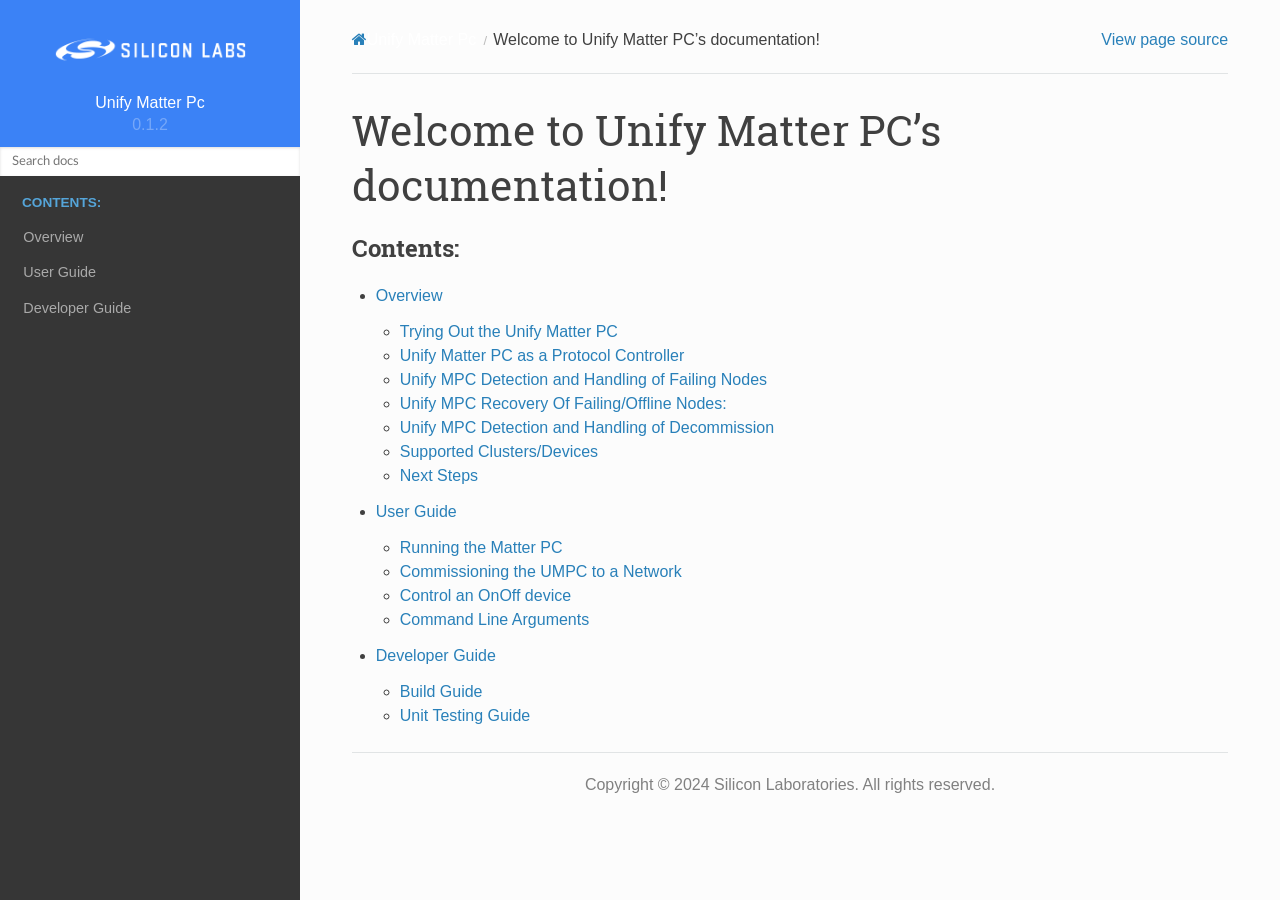
<file: docs/index.html>
<!DOCTYPE html>
<html class="writer-html5" lang="en" data-content_root="./">
<head>
  <meta charset="utf-8" /><meta name="viewport" content="width=device-width, initial-scale=1" />

  <meta name="viewport" content="width=device-width, initial-scale=1.0" />
  <title>Welcome to Unify Matter PC’s documentation! &mdash; Unify Matter PC 0.1.2 documentation</title>
      <link rel="stylesheet" type="text/css" href="_static/pygments.css?v=80d5e7a1" />
      <link rel="stylesheet" type="text/css" href="_static/css/theme.css?v=19f00094" />
      <link rel="stylesheet" type="text/css" href="_static/tabs.css?v=a5c4661c" />
      <link rel="stylesheet" type="text/css" href="_static/custom_styles.css?v=f127214a" />

  
    <link rel="shortcut icon" href="_static/favicon.ico"/>
  <!--[if lt IE 9]>
    <script src="_static/js/html5shiv.min.js"></script>
  <![endif]-->
  
        <script src="_static/jquery.js?v=5d32c60e"></script>
        <script src="_static/_sphinx_javascript_frameworks_compat.js?v=2cd50e6c"></script>
        <script src="_static/documentation_options.js?v=92734c54"></script>
        <script src="_static/doctools.js?v=9a2dae69"></script>
        <script src="_static/sphinx_highlight.js?v=dc90522c"></script>
    <script src="_static/js/theme.js"></script>
    <link rel="index" title="Index" href="genindex.html" />
    <link rel="search" title="Search" href="search.html" />
    <link rel="next" title="Unify Matter Protocol Controller Overview" href="readme_overview.html" /> 
</head>

<body class="wy-body-for-nav"> 
  <div class="wy-grid-for-nav">
    <nav data-toggle="wy-nav-shift" class="wy-nav-side">
      <div class="wy-side-scroll">
        <div class="wy-side-nav-search"  style="background: #3b82f6" >

          
          
          <a href="#" class="icon icon-home">
            Unify Matter PC
              <img src="_static/logo.png" class="logo" alt="Logo"/>
          </a>
              <div class="version">
                0.1.2
              </div>
<div role="search">
  <form id="rtd-search-form" class="wy-form" action="search.html" method="get">
    <input type="text" name="q" placeholder="Search docs" aria-label="Search docs" />
    <input type="hidden" name="check_keywords" value="yes" />
    <input type="hidden" name="area" value="default" />
  </form>
</div>
        </div><div class="wy-menu wy-menu-vertical" data-spy="affix" role="navigation" aria-label="Navigation menu">
              <p class="caption" role="heading"><span class="caption-text">Contents:</span></p>
<ul>
<li class="toctree-l1"><a class="reference internal" href="readme_overview.html">Overview</a></li>
<li class="toctree-l1"><a class="reference internal" href="readme_user.html">User Guide</a></li>
<li class="toctree-l1"><a class="reference internal" href="developer_guide.html">Developer Guide</a></li>
</ul>

        </div>
      </div>
    </nav>

    <section data-toggle="wy-nav-shift" class="wy-nav-content-wrap"><nav class="wy-nav-top" aria-label="Mobile navigation menu"  style="background: #3b82f6" >
          <i data-toggle="wy-nav-top" class="fa fa-bars"></i>
          <a href="#">Unify Matter PC</a>
      </nav>

      <div class="wy-nav-content">
        <div class="rst-content">
          <div role="navigation" aria-label="Page navigation">
  <ul class="wy-breadcrumbs">
      <li><a href="#" class="icon icon-home" aria-label="Home"></a></li>
      <li class="breadcrumb-item active">Welcome to Unify Matter PC’s documentation!</li>
      <li class="wy-breadcrumbs-aside">
            <a href="_sources/index.rst.txt" rel="nofollow"> View page source</a>
      </li>
  </ul>
  <hr/>
</div>
          <div role="main" class="document" itemscope="itemscope" itemtype="http://schema.org/Article">
           <div itemprop="articleBody">
             
  <section id="welcome-to-unify-matter-pc-s-documentation">
<h1>Welcome to Unify Matter PC’s documentation!<a class="headerlink" href="#welcome-to-unify-matter-pc-s-documentation" title="Link to this heading"></a></h1>
<div class="toctree-wrapper compound">
<p class="caption" role="heading"><span class="caption-text">Contents:</span></p>
<ul>
<li class="toctree-l1"><a class="reference internal" href="readme_overview.html">Overview</a><ul>
<li class="toctree-l2"><a class="reference internal" href="readme_overview.html#trying-out-the-unify-matter-pc">Trying Out the Unify Matter PC</a></li>
<li class="toctree-l2"><a class="reference internal" href="readme_overview.html#unify-matter-pc-as-a-protocol-controller">Unify Matter PC as a Protocol Controller</a></li>
<li class="toctree-l2"><a class="reference internal" href="readme_overview.html#unify-mpc-detection-and-handling-of-failing-nodes">Unify MPC Detection and Handling of Failing Nodes</a></li>
<li class="toctree-l2"><a class="reference internal" href="readme_overview.html#unify-mpc-recovery-of-failing-offline-nodes">Unify MPC Recovery Of Failing/Offline Nodes:</a></li>
<li class="toctree-l2"><a class="reference internal" href="readme_overview.html#unify-mpc-detection-and-handling-of-decommission">Unify MPC Detection and Handling of Decommission</a></li>
<li class="toctree-l2"><a class="reference internal" href="readme_overview.html#supported-clusters-devices">Supported Clusters/Devices</a></li>
<li class="toctree-l2"><a class="reference internal" href="readme_overview.html#next-steps">Next Steps</a></li>
</ul>
</li>
<li class="toctree-l1"><a class="reference internal" href="readme_user.html">User Guide</a><ul>
<li class="toctree-l2"><a class="reference internal" href="readme_user.html#running-the-matter-pc">Running the Matter PC</a></li>
<li class="toctree-l2"><a class="reference internal" href="readme_user.html#commissioning-the-umpc-to-a-network">Commissioning the UMPC to a Network</a></li>
<li class="toctree-l2"><a class="reference internal" href="readme_user.html#control-an-onoff-device">Control an OnOff device</a></li>
<li class="toctree-l2"><a class="reference internal" href="readme_user.html#command-line-arguments">Command Line Arguments</a></li>
</ul>
</li>
<li class="toctree-l1"><a class="reference internal" href="developer_guide.html">Developer Guide</a><ul>
<li class="toctree-l2"><a class="reference internal" href="readme_building.html">Build Guide</a></li>
<li class="toctree-l2"><a class="reference internal" href="readme_unit_testing.html">Unit Testing Guide</a></li>
</ul>
</li>
</ul>
</div>
</section>


           </div>
          </div>
          <footer>
    <hr/>
    <p>Copyright © 2024 Silicon Laboratories. All rights reserved.</p>
</footer>
        </div>
      </div>
    </section>
  </div>
  <script>
      jQuery(function () {
          SphinxRtdTheme.Navigation.enable(true);
      });
  </script>
    <!-- Theme Analytics -->
    <script async src="https://www.googletagmanager.com/gtag/js?id=G-XXXXXXXXXX"></script>
    <script>
      window.dataLayer = window.dataLayer || [];
      function gtag(){dataLayer.push(arguments);}
      gtag('js', new Date());

      gtag('config', 'G-XXXXXXXXXX', {
          'anonymize_ip': false,
      });
    </script> 

</body>
</html>
</file>
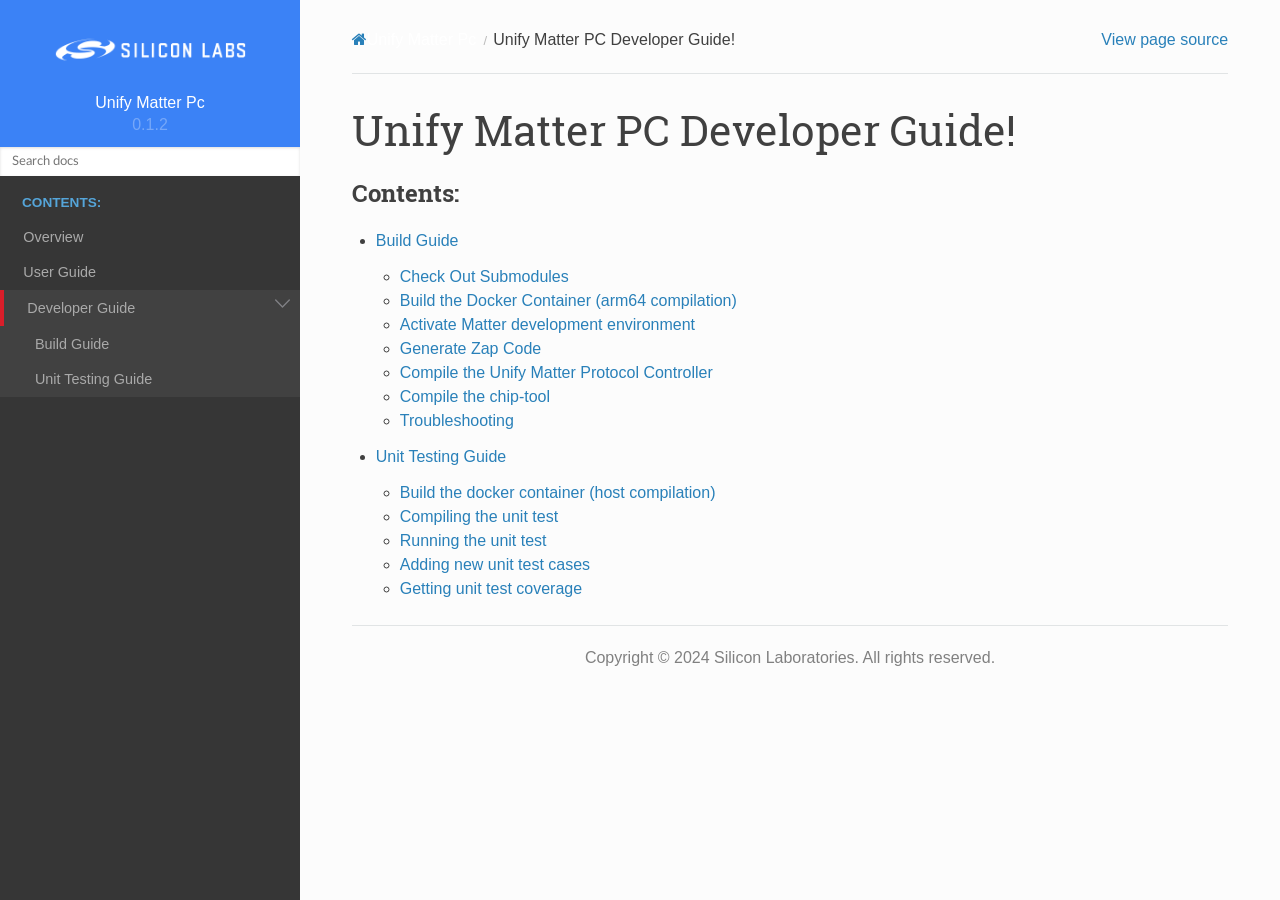
<file: docs/developer_guide.html>
<!DOCTYPE html>
<html class="writer-html5" lang="en" data-content_root="./">
<head>
  <meta charset="utf-8" /><meta name="viewport" content="width=device-width, initial-scale=1" />

  <meta name="viewport" content="width=device-width, initial-scale=1.0" />
  <title>Unify Matter PC Developer Guide! &mdash; Unify Matter PC 0.1.2 documentation</title>
      <link rel="stylesheet" type="text/css" href="_static/pygments.css?v=80d5e7a1" />
      <link rel="stylesheet" type="text/css" href="_static/css/theme.css?v=19f00094" />
      <link rel="stylesheet" type="text/css" href="_static/tabs.css?v=a5c4661c" />
      <link rel="stylesheet" type="text/css" href="_static/custom_styles.css?v=f127214a" />

  
    <link rel="shortcut icon" href="_static/favicon.ico"/>
  <!--[if lt IE 9]>
    <script src="_static/js/html5shiv.min.js"></script>
  <![endif]-->
  
        <script src="_static/jquery.js?v=5d32c60e"></script>
        <script src="_static/_sphinx_javascript_frameworks_compat.js?v=2cd50e6c"></script>
        <script src="_static/documentation_options.js?v=92734c54"></script>
        <script src="_static/doctools.js?v=9a2dae69"></script>
        <script src="_static/sphinx_highlight.js?v=dc90522c"></script>
    <script src="_static/js/theme.js"></script>
    <link rel="index" title="Index" href="genindex.html" />
    <link rel="search" title="Search" href="search.html" />
    <link rel="next" title="Building the Unify Matter Protocol Controller" href="readme_building.html" />
    <link rel="prev" title="Unify Matter Protocol Controller User Guide" href="readme_user.html" /> 
</head>

<body class="wy-body-for-nav"> 
  <div class="wy-grid-for-nav">
    <nav data-toggle="wy-nav-shift" class="wy-nav-side">
      <div class="wy-side-scroll">
        <div class="wy-side-nav-search"  style="background: #3b82f6" >

          
          
          <a href="index.html" class="icon icon-home">
            Unify Matter PC
              <img src="_static/logo.png" class="logo" alt="Logo"/>
          </a>
              <div class="version">
                0.1.2
              </div>
<div role="search">
  <form id="rtd-search-form" class="wy-form" action="search.html" method="get">
    <input type="text" name="q" placeholder="Search docs" aria-label="Search docs" />
    <input type="hidden" name="check_keywords" value="yes" />
    <input type="hidden" name="area" value="default" />
  </form>
</div>
        </div><div class="wy-menu wy-menu-vertical" data-spy="affix" role="navigation" aria-label="Navigation menu">
              <p class="caption" role="heading"><span class="caption-text">Contents:</span></p>
<ul class="current">
<li class="toctree-l1"><a class="reference internal" href="readme_overview.html">Overview</a></li>
<li class="toctree-l1"><a class="reference internal" href="readme_user.html">User Guide</a></li>
<li class="toctree-l1 current"><a class="current reference internal" href="#">Developer Guide</a><ul>
<li class="toctree-l2"><a class="reference internal" href="readme_building.html">Build Guide</a></li>
<li class="toctree-l2"><a class="reference internal" href="readme_unit_testing.html">Unit Testing Guide</a></li>
</ul>
</li>
</ul>

        </div>
      </div>
    </nav>

    <section data-toggle="wy-nav-shift" class="wy-nav-content-wrap"><nav class="wy-nav-top" aria-label="Mobile navigation menu"  style="background: #3b82f6" >
          <i data-toggle="wy-nav-top" class="fa fa-bars"></i>
          <a href="index.html">Unify Matter PC</a>
      </nav>

      <div class="wy-nav-content">
        <div class="rst-content">
          <div role="navigation" aria-label="Page navigation">
  <ul class="wy-breadcrumbs">
      <li><a href="index.html" class="icon icon-home" aria-label="Home"></a></li>
      <li class="breadcrumb-item active">Unify Matter PC Developer Guide!</li>
      <li class="wy-breadcrumbs-aside">
            <a href="_sources/developer_guide.rst.txt" rel="nofollow"> View page source</a>
      </li>
  </ul>
  <hr/>
</div>
          <div role="main" class="document" itemscope="itemscope" itemtype="http://schema.org/Article">
           <div itemprop="articleBody">
             
  <section id="unify-matter-pc-developer-guide">
<h1>Unify Matter PC Developer Guide!<a class="headerlink" href="#unify-matter-pc-developer-guide" title="Link to this heading"></a></h1>
<div class="toctree-wrapper compound">
<p class="caption" role="heading"><span class="caption-text">Contents:</span></p>
<ul>
<li class="toctree-l1"><a class="reference internal" href="readme_building.html">Build Guide</a><ul>
<li class="toctree-l2"><a class="reference internal" href="readme_building.html#check-out-submodules">Check Out Submodules</a></li>
<li class="toctree-l2"><a class="reference internal" href="readme_building.html#build-the-docker-container-arm64-compilation">Build the Docker Container (arm64 compilation)</a></li>
<li class="toctree-l2"><a class="reference internal" href="readme_building.html#activate-matter-development-environment">Activate Matter development environment</a></li>
<li class="toctree-l2"><a class="reference internal" href="readme_building.html#generate-zap-code">Generate Zap Code</a></li>
<li class="toctree-l2"><a class="reference internal" href="readme_building.html#compile-the-unify-matter-protocol-controller">Compile the Unify Matter Protocol Controller</a></li>
<li class="toctree-l2"><a class="reference internal" href="readme_building.html#compile-the-chip-tool">Compile the chip-tool</a></li>
<li class="toctree-l2"><a class="reference internal" href="readme_building.html#troubleshooting">Troubleshooting</a></li>
</ul>
</li>
<li class="toctree-l1"><a class="reference internal" href="readme_unit_testing.html">Unit Testing Guide</a><ul>
<li class="toctree-l2"><a class="reference internal" href="readme_unit_testing.html#build-the-docker-container-host-compilation">Build the docker container (host compilation)</a></li>
<li class="toctree-l2"><a class="reference internal" href="readme_unit_testing.html#compiling-the-unit-test">Compiling the unit test</a></li>
<li class="toctree-l2"><a class="reference internal" href="readme_unit_testing.html#running-the-unit-test">Running the unit test</a></li>
<li class="toctree-l2"><a class="reference internal" href="readme_unit_testing.html#adding-new-unit-test-cases">Adding new unit test cases</a></li>
<li class="toctree-l2"><a class="reference internal" href="readme_unit_testing.html#getting-unit-test-coverage">Getting unit test coverage</a></li>
</ul>
</li>
</ul>
</div>
</section>


           </div>
          </div>
          <footer>
    <hr/>
    <p>Copyright © 2024 Silicon Laboratories. All rights reserved.</p>
</footer>
        </div>
      </div>
    </section>
  </div>
  <script>
      jQuery(function () {
          SphinxRtdTheme.Navigation.enable(true);
      });
  </script>
    <!-- Theme Analytics -->
    <script async src="https://www.googletagmanager.com/gtag/js?id=G-XXXXXXXXXX"></script>
    <script>
      window.dataLayer = window.dataLayer || [];
      function gtag(){dataLayer.push(arguments);}
      gtag('js', new Date());

      gtag('config', 'G-XXXXXXXXXX', {
          'anonymize_ip': false,
      });
    </script> 

</body>
</html>
</file>
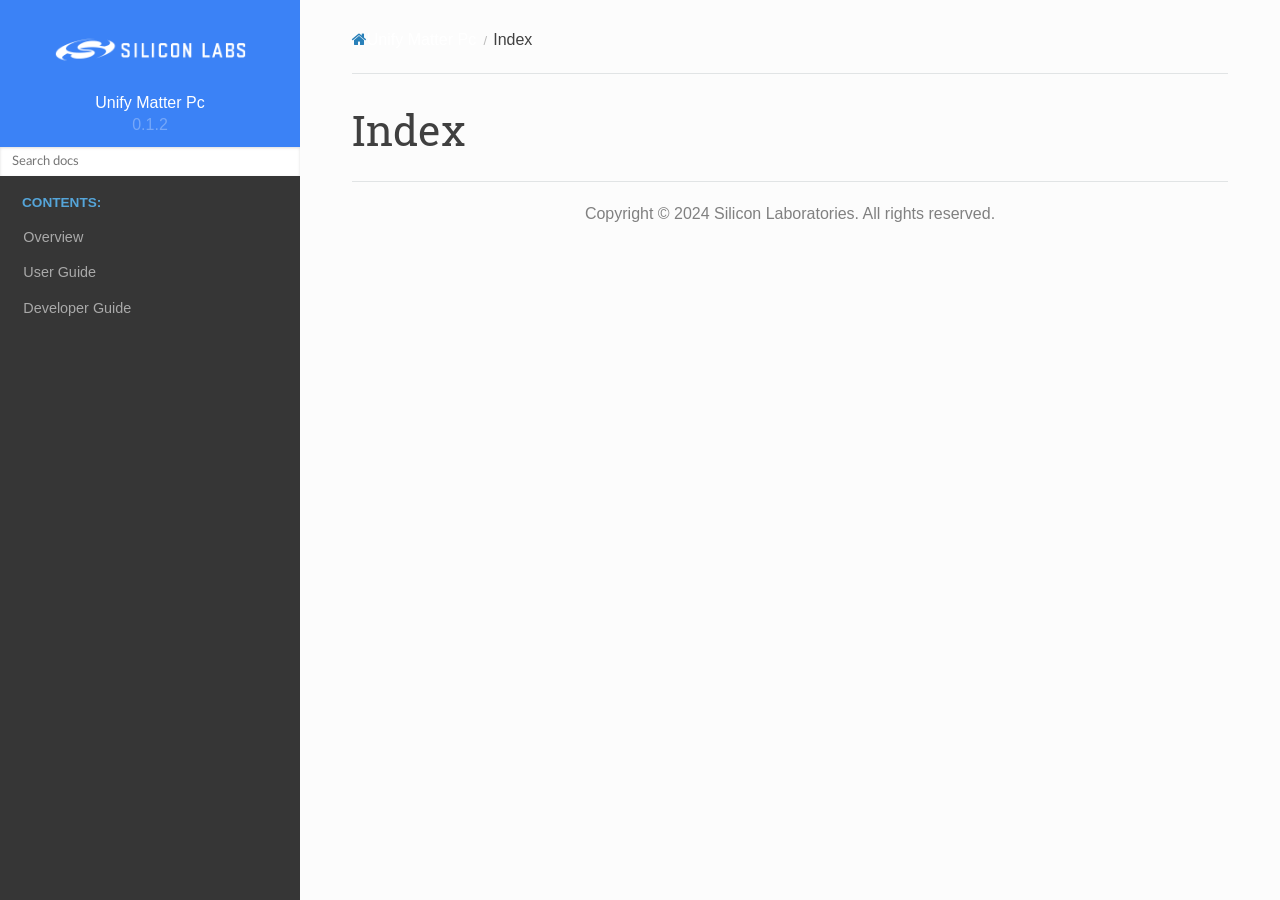
<file: docs/genindex.html>
<!DOCTYPE html>
<html class="writer-html5" lang="en" data-content_root="./">
<head>
  <meta charset="utf-8" />
  <meta name="viewport" content="width=device-width, initial-scale=1.0" />
  <title>Index &mdash; Unify Matter PC 0.1.2 documentation</title>
      <link rel="stylesheet" type="text/css" href="_static/pygments.css?v=80d5e7a1" />
      <link rel="stylesheet" type="text/css" href="_static/css/theme.css?v=19f00094" />
      <link rel="stylesheet" type="text/css" href="_static/tabs.css?v=a5c4661c" />
      <link rel="stylesheet" type="text/css" href="_static/custom_styles.css?v=f127214a" />

  
    <link rel="shortcut icon" href="_static/favicon.ico"/>
  <!--[if lt IE 9]>
    <script src="_static/js/html5shiv.min.js"></script>
  <![endif]-->
  
        <script src="_static/jquery.js?v=5d32c60e"></script>
        <script src="_static/_sphinx_javascript_frameworks_compat.js?v=2cd50e6c"></script>
        <script src="_static/documentation_options.js?v=92734c54"></script>
        <script src="_static/doctools.js?v=9a2dae69"></script>
        <script src="_static/sphinx_highlight.js?v=dc90522c"></script>
        <script src="_static/tabs.js?v=3030b3cb"></script>
    <script src="_static/js/theme.js"></script>
    <link rel="index" title="Index" href="#" />
    <link rel="search" title="Search" href="search.html" /> 
</head>

<body class="wy-body-for-nav"> 
  <div class="wy-grid-for-nav">
    <nav data-toggle="wy-nav-shift" class="wy-nav-side">
      <div class="wy-side-scroll">
        <div class="wy-side-nav-search"  style="background: #3b82f6" >

          
          
          <a href="index.html" class="icon icon-home">
            Unify Matter PC
              <img src="_static/logo.png" class="logo" alt="Logo"/>
          </a>
              <div class="version">
                0.1.2
              </div>
<div role="search">
  <form id="rtd-search-form" class="wy-form" action="search.html" method="get">
    <input type="text" name="q" placeholder="Search docs" aria-label="Search docs" />
    <input type="hidden" name="check_keywords" value="yes" />
    <input type="hidden" name="area" value="default" />
  </form>
</div>
        </div><div class="wy-menu wy-menu-vertical" data-spy="affix" role="navigation" aria-label="Navigation menu">
              <p class="caption" role="heading"><span class="caption-text">Contents:</span></p>
<ul>
<li class="toctree-l1"><a class="reference internal" href="readme_overview.html">Overview</a></li>
<li class="toctree-l1"><a class="reference internal" href="readme_user.html">User Guide</a></li>
<li class="toctree-l1"><a class="reference internal" href="developer_guide.html">Developer Guide</a></li>
</ul>

        </div>
      </div>
    </nav>

    <section data-toggle="wy-nav-shift" class="wy-nav-content-wrap"><nav class="wy-nav-top" aria-label="Mobile navigation menu"  style="background: #3b82f6" >
          <i data-toggle="wy-nav-top" class="fa fa-bars"></i>
          <a href="index.html">Unify Matter PC</a>
      </nav>

      <div class="wy-nav-content">
        <div class="rst-content">
          <div role="navigation" aria-label="Page navigation">
  <ul class="wy-breadcrumbs">
      <li><a href="index.html" class="icon icon-home" aria-label="Home"></a></li>
      <li class="breadcrumb-item active">Index</li>
      <li class="wy-breadcrumbs-aside">
      </li>
  </ul>
  <hr/>
</div>
          <div role="main" class="document" itemscope="itemscope" itemtype="http://schema.org/Article">
           <div itemprop="articleBody">
             

<h1 id="index">Index</h1>

<div class="genindex-jumpbox">
 
</div>


           </div>
          </div>
          <footer>
    <hr/>
    <p>Copyright © 2024 Silicon Laboratories. All rights reserved.</p>
</footer>
        </div>
      </div>
    </section>
  </div>
  <script>
      jQuery(function () {
          SphinxRtdTheme.Navigation.enable(true);
      });
  </script>
    <!-- Theme Analytics -->
    <script async src="https://www.googletagmanager.com/gtag/js?id=G-XXXXXXXXXX"></script>
    <script>
      window.dataLayer = window.dataLayer || [];
      function gtag(){dataLayer.push(arguments);}
      gtag('js', new Date());

      gtag('config', 'G-XXXXXXXXXX', {
          'anonymize_ip': false,
      });
    </script> 

</body>
</html>
</file>
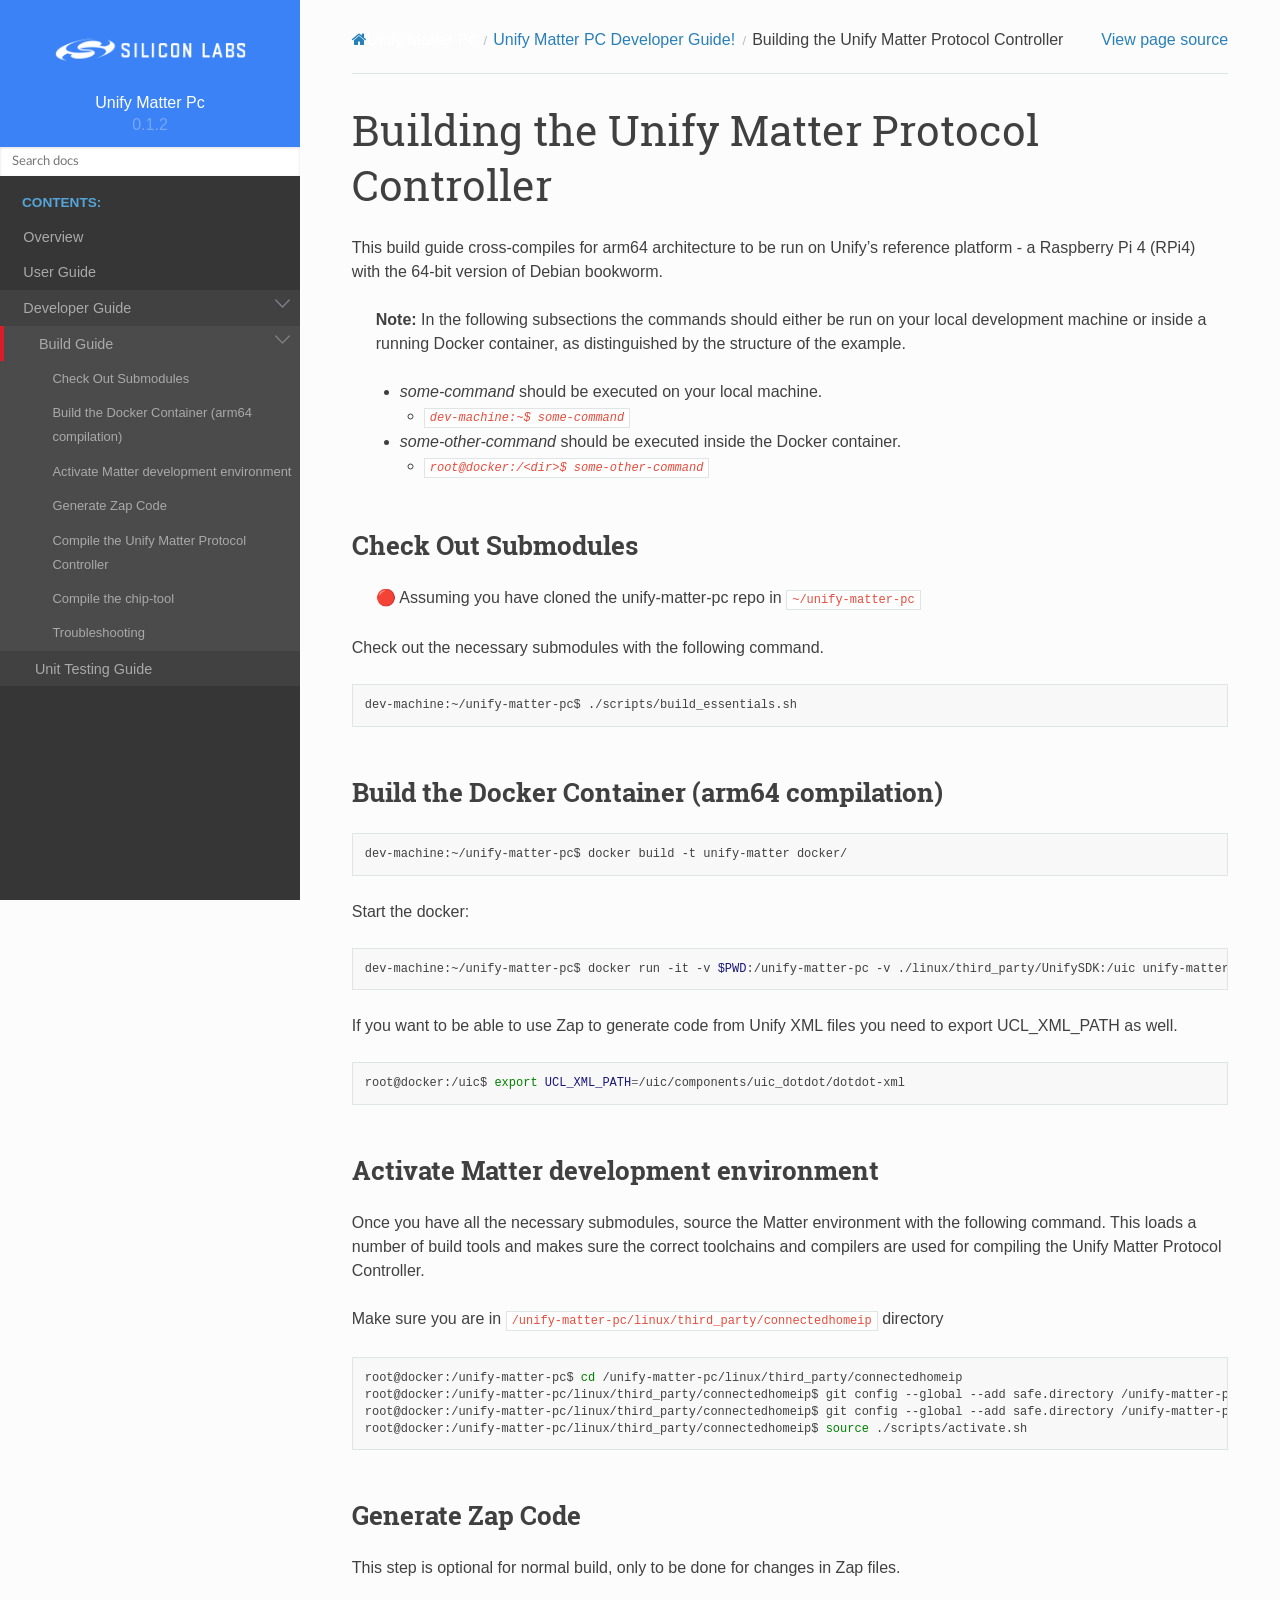
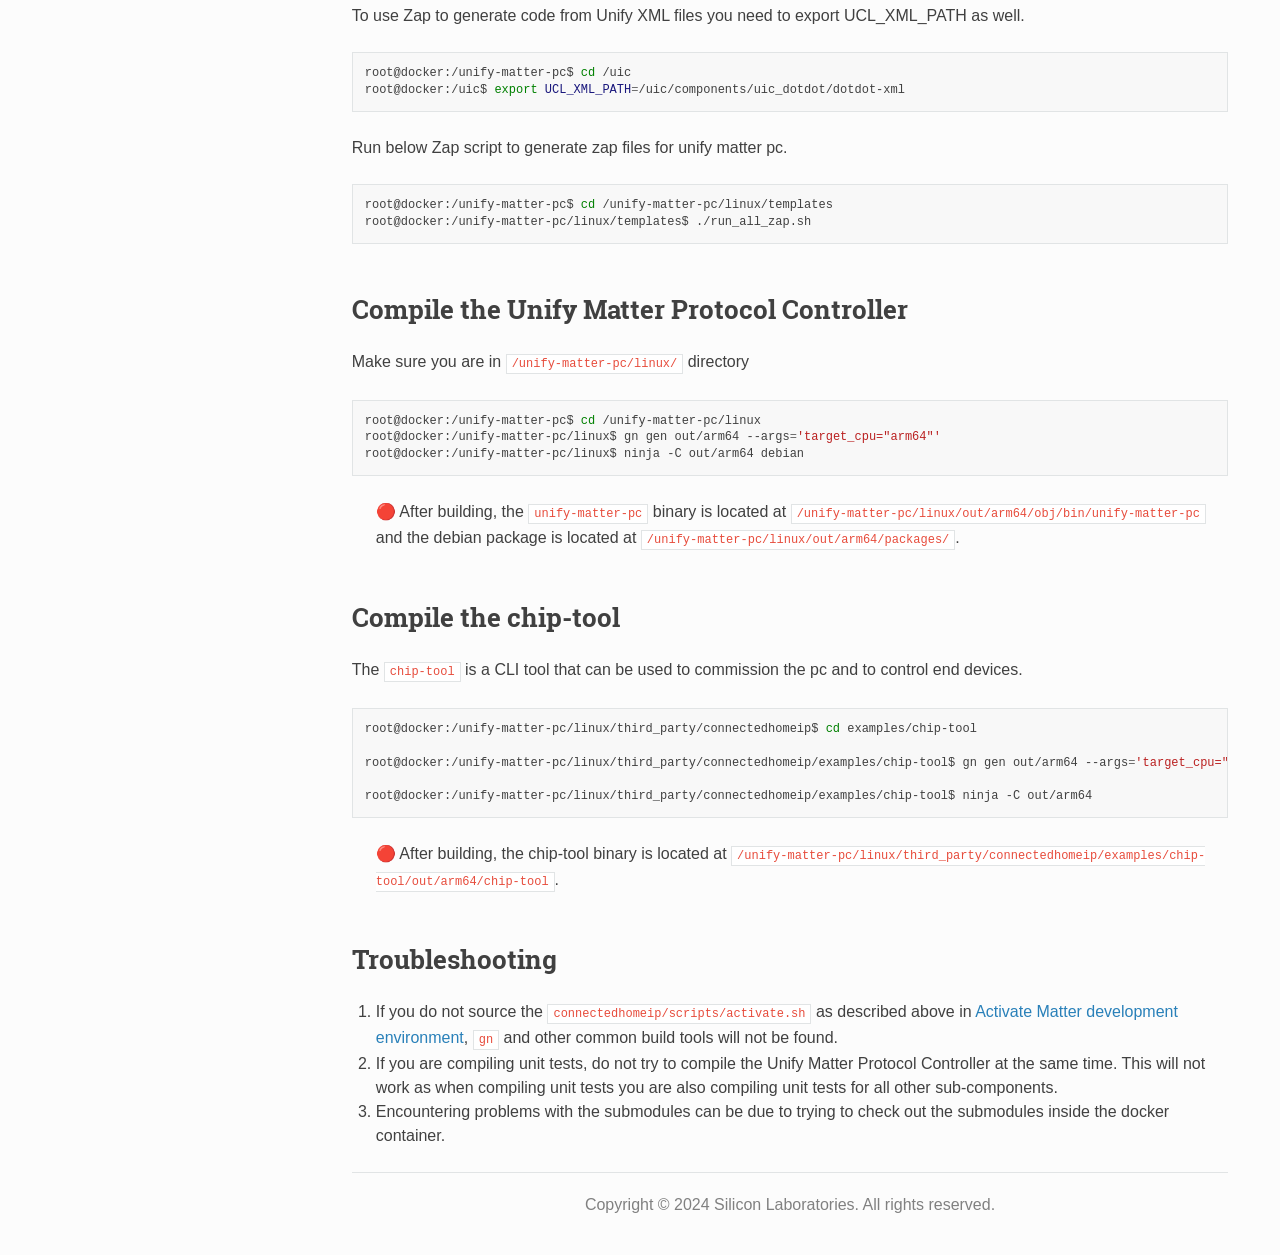
<file: docs/readme_building.html>
<!DOCTYPE html>
<html class="writer-html5" lang="en" data-content_root="./">
<head>
  <meta charset="utf-8" /><meta name="viewport" content="width=device-width, initial-scale=1" />

  <meta name="viewport" content="width=device-width, initial-scale=1.0" />
  <title>Building the Unify Matter Protocol Controller &mdash; Unify Matter PC 0.1.2 documentation</title>
      <link rel="stylesheet" type="text/css" href="_static/pygments.css?v=80d5e7a1" />
      <link rel="stylesheet" type="text/css" href="_static/css/theme.css?v=19f00094" />
      <link rel="stylesheet" type="text/css" href="_static/tabs.css?v=a5c4661c" />
      <link rel="stylesheet" type="text/css" href="_static/custom_styles.css?v=f127214a" />

  
    <link rel="shortcut icon" href="_static/favicon.ico"/>
  <!--[if lt IE 9]>
    <script src="_static/js/html5shiv.min.js"></script>
  <![endif]-->
  
        <script src="_static/jquery.js?v=5d32c60e"></script>
        <script src="_static/_sphinx_javascript_frameworks_compat.js?v=2cd50e6c"></script>
        <script src="_static/documentation_options.js?v=92734c54"></script>
        <script src="_static/doctools.js?v=9a2dae69"></script>
        <script src="_static/sphinx_highlight.js?v=dc90522c"></script>
    <script src="_static/js/theme.js"></script>
    <link rel="index" title="Index" href="genindex.html" />
    <link rel="search" title="Search" href="search.html" />
    <link rel="next" title="Unify Matter PC Unit Testing" href="readme_unit_testing.html" />
    <link rel="prev" title="Unify Matter PC Developer Guide!" href="developer_guide.html" /> 
</head>

<body class="wy-body-for-nav"> 
  <div class="wy-grid-for-nav">
    <nav data-toggle="wy-nav-shift" class="wy-nav-side">
      <div class="wy-side-scroll">
        <div class="wy-side-nav-search"  style="background: #3b82f6" >

          
          
          <a href="index.html" class="icon icon-home">
            Unify Matter PC
              <img src="_static/logo.png" class="logo" alt="Logo"/>
          </a>
              <div class="version">
                0.1.2
              </div>
<div role="search">
  <form id="rtd-search-form" class="wy-form" action="search.html" method="get">
    <input type="text" name="q" placeholder="Search docs" aria-label="Search docs" />
    <input type="hidden" name="check_keywords" value="yes" />
    <input type="hidden" name="area" value="default" />
  </form>
</div>
        </div><div class="wy-menu wy-menu-vertical" data-spy="affix" role="navigation" aria-label="Navigation menu">
              <p class="caption" role="heading"><span class="caption-text">Contents:</span></p>
<ul class="current">
<li class="toctree-l1"><a class="reference internal" href="readme_overview.html">Overview</a></li>
<li class="toctree-l1"><a class="reference internal" href="readme_user.html">User Guide</a></li>
<li class="toctree-l1 current"><a class="reference internal" href="developer_guide.html">Developer Guide</a><ul class="current">
<li class="toctree-l2 current"><a class="current reference internal" href="#">Build Guide</a><ul>
<li class="toctree-l3"><a class="reference internal" href="#check-out-submodules">Check Out Submodules</a></li>
<li class="toctree-l3"><a class="reference internal" href="#build-the-docker-container-arm64-compilation">Build the Docker Container (arm64 compilation)</a></li>
<li class="toctree-l3"><a class="reference internal" href="#activate-matter-development-environment">Activate Matter development environment</a></li>
<li class="toctree-l3"><a class="reference internal" href="#generate-zap-code">Generate Zap Code</a></li>
<li class="toctree-l3"><a class="reference internal" href="#compile-the-unify-matter-protocol-controller">Compile the Unify Matter Protocol Controller</a></li>
<li class="toctree-l3"><a class="reference internal" href="#compile-the-chip-tool">Compile the chip-tool</a></li>
<li class="toctree-l3"><a class="reference internal" href="#troubleshooting">Troubleshooting</a></li>
</ul>
</li>
<li class="toctree-l2"><a class="reference internal" href="readme_unit_testing.html">Unit Testing Guide</a></li>
</ul>
</li>
</ul>

        </div>
      </div>
    </nav>

    <section data-toggle="wy-nav-shift" class="wy-nav-content-wrap"><nav class="wy-nav-top" aria-label="Mobile navigation menu"  style="background: #3b82f6" >
          <i data-toggle="wy-nav-top" class="fa fa-bars"></i>
          <a href="index.html">Unify Matter PC</a>
      </nav>

      <div class="wy-nav-content">
        <div class="rst-content">
          <div role="navigation" aria-label="Page navigation">
  <ul class="wy-breadcrumbs">
      <li><a href="index.html" class="icon icon-home" aria-label="Home"></a></li>
          <li class="breadcrumb-item"><a href="developer_guide.html">Unify Matter PC Developer Guide!</a></li>
      <li class="breadcrumb-item active">Building the Unify Matter Protocol Controller</li>
      <li class="wy-breadcrumbs-aside">
            <a href="_sources/readme_building.md.txt" rel="nofollow"> View page source</a>
      </li>
  </ul>
  <hr/>
</div>
          <div role="main" class="document" itemscope="itemscope" itemtype="http://schema.org/Article">
           <div itemprop="articleBody">
             
  <section class="tex2jax_ignore mathjax_ignore" id="building-the-unify-matter-protocol-controller">
<h1>Building the Unify Matter Protocol Controller<a class="headerlink" href="#building-the-unify-matter-protocol-controller" title="Link to this heading"></a></h1>
<p>This build guide cross-compiles for arm64 architecture to be run on Unify’s
reference platform - a Raspberry Pi 4 (RPi4) with the 64-bit version of Debian
bookworm.</p>
<blockquote>
<div><p><strong>Note:</strong> In the following subsections the commands should either be run on
your local development machine or inside a running Docker container, as
distinguished by the structure of the example.</p>
<ul class="simple">
<li><p><em>some-command</em> should be executed on your local machine.</p>
<ul>
<li><p><em><code class="docutils literal notranslate"><span class="pre">dev-machine:~$</span> <span class="pre">some-command</span></code></em></p></li>
</ul>
</li>
<li><p><em>some-other-command</em> should be executed inside the Docker container.</p>
<ul>
<li><p><em><code class="docutils literal notranslate"><span class="pre">root&#64;docker:/&lt;dir&gt;$</span> <span class="pre">some-other-command</span></code></em></p></li>
</ul>
</li>
</ul>
</div></blockquote>
<section id="check-out-submodules">
<h2>Check Out Submodules<a class="headerlink" href="#check-out-submodules" title="Link to this heading"></a></h2>
<blockquote>
<div><p>🔴 Assuming you have cloned the unify-matter-pc repo in <code class="docutils literal notranslate"><span class="pre">~/unify-matter-pc</span></code></p>
</div></blockquote>
<p>Check out the necessary submodules with the following command.</p>
<div class="highlight-bash notranslate"><div class="highlight"><pre><span></span>dev-machine:~/unify-matter-pc$<span class="w"> </span>./scripts/build_essentials.sh
</pre></div>
</div>
</section>
<section id="build-the-docker-container-arm64-compilation">
<h2>Build the Docker Container (arm64 compilation)<a class="headerlink" href="#build-the-docker-container-arm64-compilation" title="Link to this heading"></a></h2>
<div class="highlight-bash notranslate"><div class="highlight"><pre><span></span>dev-machine:~/unify-matter-pc$<span class="w"> </span>docker<span class="w"> </span>build<span class="w"> </span>-t<span class="w"> </span>unify-matter<span class="w"> </span>docker/
</pre></div>
</div>
<p>Start the docker:</p>
<div class="highlight-bash notranslate"><div class="highlight"><pre><span></span>dev-machine:~/unify-matter-pc$<span class="w"> </span>docker<span class="w"> </span>run<span class="w"> </span>-it<span class="w"> </span>-v<span class="w"> </span><span class="nv">$PWD</span>:/unify-matter-pc<span class="w"> </span>-v<span class="w"> </span>./linux/third_party/UnifySDK:/uic<span class="w"> </span>unify-matter
</pre></div>
</div>
<p>If you want to be able to use Zap to generate code from Unify XML files you need
to export UCL_XML_PATH as well.</p>
<div class="highlight-bash notranslate"><div class="highlight"><pre><span></span>root@docker:/uic$<span class="w"> </span><span class="nb">export</span><span class="w"> </span><span class="nv">UCL_XML_PATH</span><span class="o">=</span>/uic/components/uic_dotdot/dotdot-xml
</pre></div>
</div>
</section>
<section id="activate-matter-development-environment">
<h2>Activate Matter development environment<a class="headerlink" href="#activate-matter-development-environment" title="Link to this heading"></a></h2>
<p>Once you have all the necessary submodules, source the Matter environment with the following command. This loads a number of build tools and makes sure the correct toolchains and compilers are used for compiling the Unify Matter Protocol Controller.</p>
<p>Make sure you are in <code class="docutils literal notranslate"><span class="pre">/unify-matter-pc/linux/third_party/connectedhomeip</span></code> directory</p>
<div class="highlight-bash notranslate"><div class="highlight"><pre><span></span>root@docker:/unify-matter-pc$<span class="w"> </span><span class="nb">cd</span><span class="w"> </span>/unify-matter-pc/linux/third_party/connectedhomeip
root@docker:/unify-matter-pc/linux/third_party/connectedhomeip$<span class="w"> </span>git<span class="w"> </span>config<span class="w"> </span>--global<span class="w"> </span>--add<span class="w"> </span>safe.directory<span class="w"> </span>/unify-matter-pc/linux/third_party/connectedhomeip
root@docker:/unify-matter-pc/linux/third_party/connectedhomeip$<span class="w"> </span>git<span class="w"> </span>config<span class="w"> </span>--global<span class="w"> </span>--add<span class="w"> </span>safe.directory<span class="w"> </span>/unify-matter-pc/linux/third_party/connectedhomeip/third_party/pigweed/repo
root@docker:/unify-matter-pc/linux/third_party/connectedhomeip$<span class="w"> </span><span class="nb">source</span><span class="w"> </span>./scripts/activate.sh
</pre></div>
</div>
</section>
<section id="generate-zap-code">
<h2>Generate Zap Code<a class="headerlink" href="#generate-zap-code" title="Link to this heading"></a></h2>
<p>This step is optional for normal build, only to be done for changes in Zap files.</p>
<p>To use Zap to generate code from Unify XML files you need to export UCL_XML_PATH as well.</p>
<div class="highlight-bash notranslate"><div class="highlight"><pre><span></span>root@docker:/unify-matter-pc$<span class="w"> </span><span class="nb">cd</span><span class="w"> </span>/uic
root@docker:/uic$<span class="w"> </span><span class="nb">export</span><span class="w"> </span><span class="nv">UCL_XML_PATH</span><span class="o">=</span>/uic/components/uic_dotdot/dotdot-xml
</pre></div>
</div>
<p>Run below Zap script to generate zap files for unify matter pc.</p>
<div class="highlight-bash notranslate"><div class="highlight"><pre><span></span>root@docker:/unify-matter-pc$<span class="w"> </span><span class="nb">cd</span><span class="w"> </span>/unify-matter-pc/linux/templates
root@docker:/unify-matter-pc/linux/templates$<span class="w"> </span>./run_all_zap.sh
</pre></div>
</div>
</section>
<section id="compile-the-unify-matter-protocol-controller">
<h2>Compile the Unify Matter Protocol Controller<a class="headerlink" href="#compile-the-unify-matter-protocol-controller" title="Link to this heading"></a></h2>
<p>Make sure you are in <code class="docutils literal notranslate"><span class="pre">/unify-matter-pc/linux/</span></code> directory</p>
<div class="highlight-bash notranslate"><div class="highlight"><pre><span></span>root@docker:/unify-matter-pc$<span class="w"> </span><span class="nb">cd</span><span class="w"> </span>/unify-matter-pc/linux
root@docker:/unify-matter-pc/linux$<span class="w"> </span>gn<span class="w"> </span>gen<span class="w"> </span>out/arm64<span class="w"> </span>--args<span class="o">=</span><span class="s1">&#39;target_cpu=&quot;arm64&quot;&#39;</span>
root@docker:/unify-matter-pc/linux$<span class="w"> </span>ninja<span class="w"> </span>-C<span class="w"> </span>out/arm64<span class="w"> </span>debian
</pre></div>
</div>
<blockquote>
<div><p>🔴 After building, the <code class="docutils literal notranslate"><span class="pre">unify-matter-pc</span></code> binary is located at <code class="docutils literal notranslate"><span class="pre">/unify-matter-pc/linux/out/arm64/obj/bin/unify-matter-pc</span></code> and the debian package is located at <code class="docutils literal notranslate"><span class="pre">/unify-matter-pc/linux/out/arm64/packages/</span></code>.</p>
</div></blockquote>
</section>
<section id="compile-the-chip-tool">
<h2>Compile the chip-tool<a class="headerlink" href="#compile-the-chip-tool" title="Link to this heading"></a></h2>
<p>The <code class="docutils literal notranslate"><span class="pre">chip-tool</span></code> is a CLI tool that can be used to commission the pc and to control end devices.</p>
<div class="highlight-bash notranslate"><div class="highlight"><pre><span></span>root@docker:/unify-matter-pc/linux/third_party/connectedhomeip$<span class="w"> </span><span class="nb">cd</span><span class="w"> </span>examples/chip-tool

root@docker:/unify-matter-pc/linux/third_party/connectedhomeip/examples/chip-tool$<span class="w"> </span>gn<span class="w"> </span>gen<span class="w"> </span>out/arm64<span class="w"> </span>--args<span class="o">=</span><span class="s1">&#39;target_cpu=&quot;arm64&quot;&#39;</span>

root@docker:/unify-matter-pc/linux/third_party/connectedhomeip/examples/chip-tool$<span class="w"> </span>ninja<span class="w"> </span>-C<span class="w"> </span>out/arm64
</pre></div>
</div>
<blockquote>
<div><p>🔴 After building, the chip-tool binary is located at <code class="docutils literal notranslate"><span class="pre">/unify-matter-pc/linux/third_party/connectedhomeip/examples/chip-tool/out/arm64/chip-tool</span></code>.</p>
</div></blockquote>
</section>
<section id="troubleshooting">
<h2>Troubleshooting<a class="headerlink" href="#troubleshooting" title="Link to this heading"></a></h2>
<ol class="arabic simple">
<li><p>If you do not source the <code class="docutils literal notranslate"><span class="pre">connectedhomeip/scripts/activate.sh</span></code> as described above in
<a class="reference internal" href="#activate-matter-development-environment">Activate Matter development environment</a>,
<code class="docutils literal notranslate"><span class="pre">gn</span></code> and other common build tools will not be found.</p></li>
<li><p>If you are compiling unit tests, do not try to compile the Unify Matter
Protocol Controller at the same time. This will not work as when compiling unit tests you
are also compiling unit tests for all other sub-components.</p></li>
<li><p>Encountering problems with the submodules can be due to trying to check out
the submodules inside the docker container.</p></li>
</ol>
</section>
</section>


           </div>
          </div>
          <footer>
    <hr/>
    <p>Copyright © 2024 Silicon Laboratories. All rights reserved.</p>
</footer>
        </div>
      </div>
    </section>
  </div>
  <script>
      jQuery(function () {
          SphinxRtdTheme.Navigation.enable(true);
      });
  </script>
    <!-- Theme Analytics -->
    <script async src="https://www.googletagmanager.com/gtag/js?id=G-XXXXXXXXXX"></script>
    <script>
      window.dataLayer = window.dataLayer || [];
      function gtag(){dataLayer.push(arguments);}
      gtag('js', new Date());

      gtag('config', 'G-XXXXXXXXXX', {
          'anonymize_ip': false,
      });
    </script> 

</body>
</html>
</file>
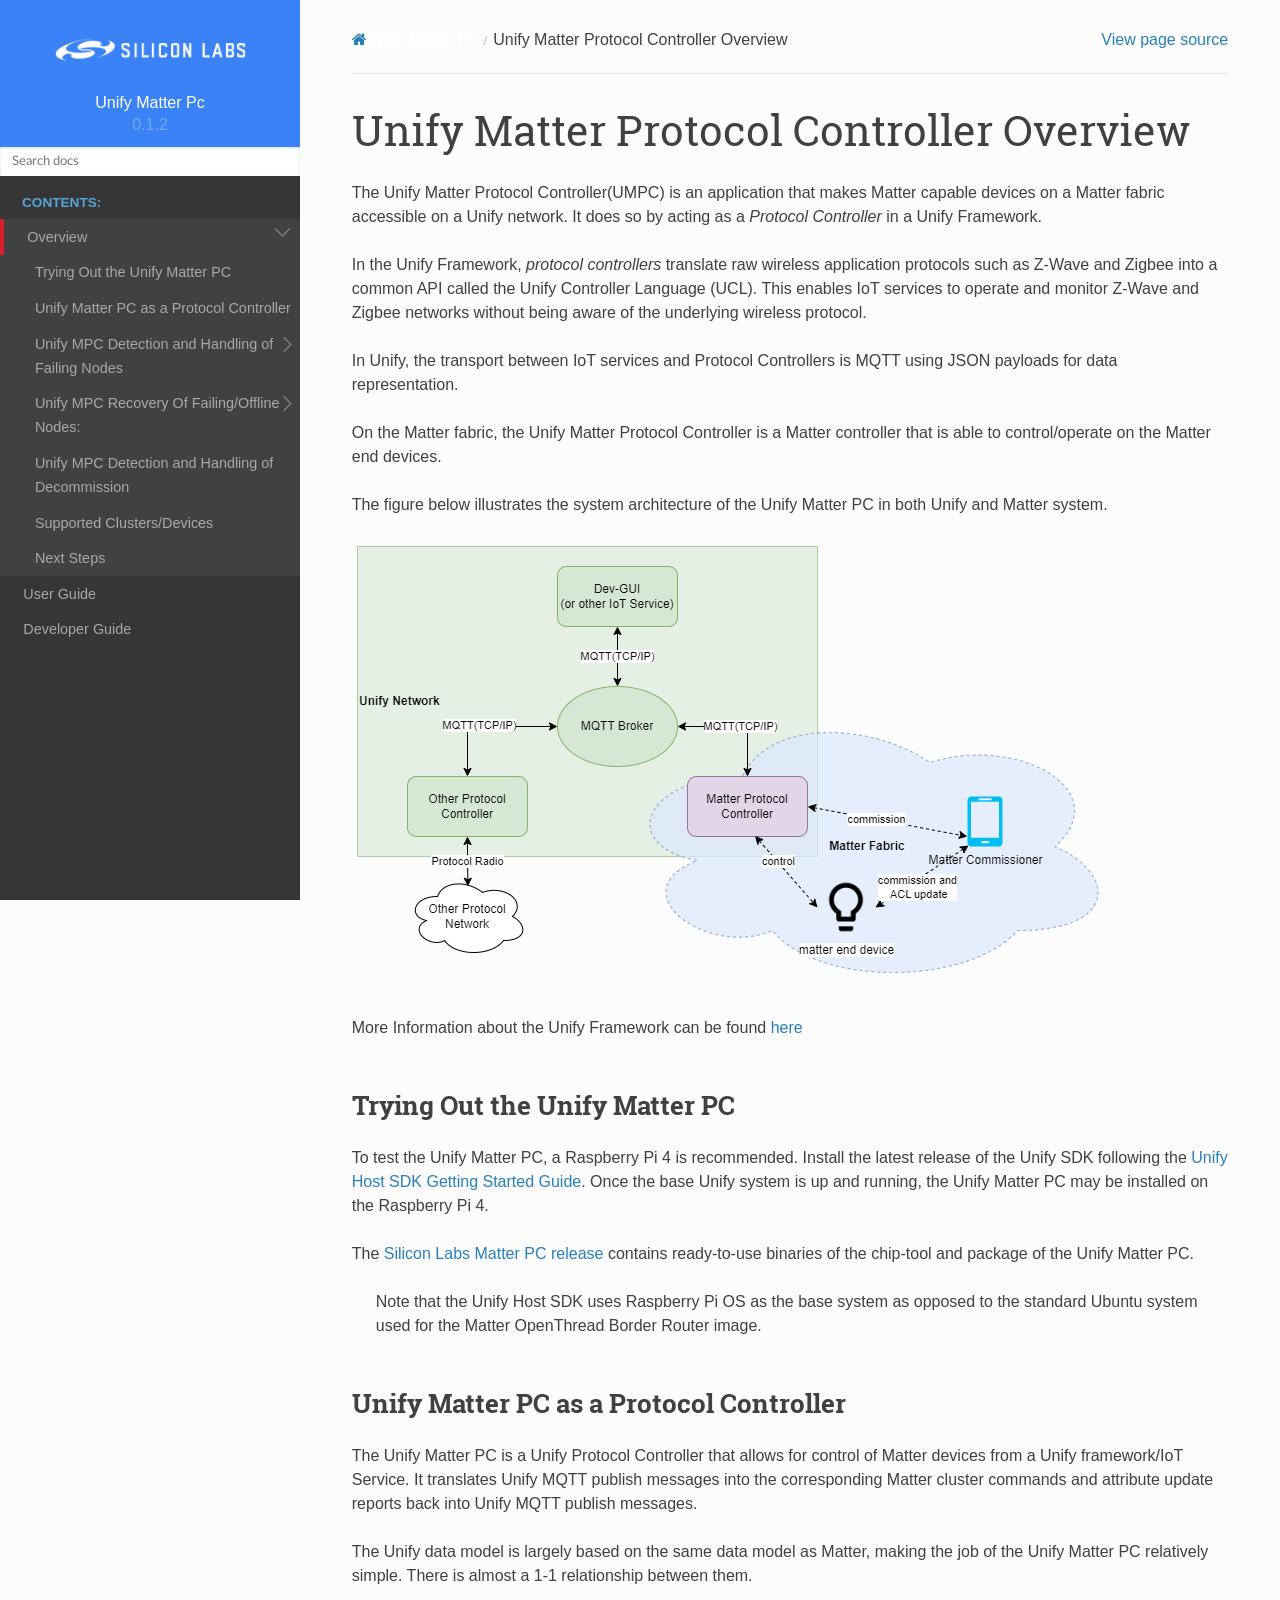
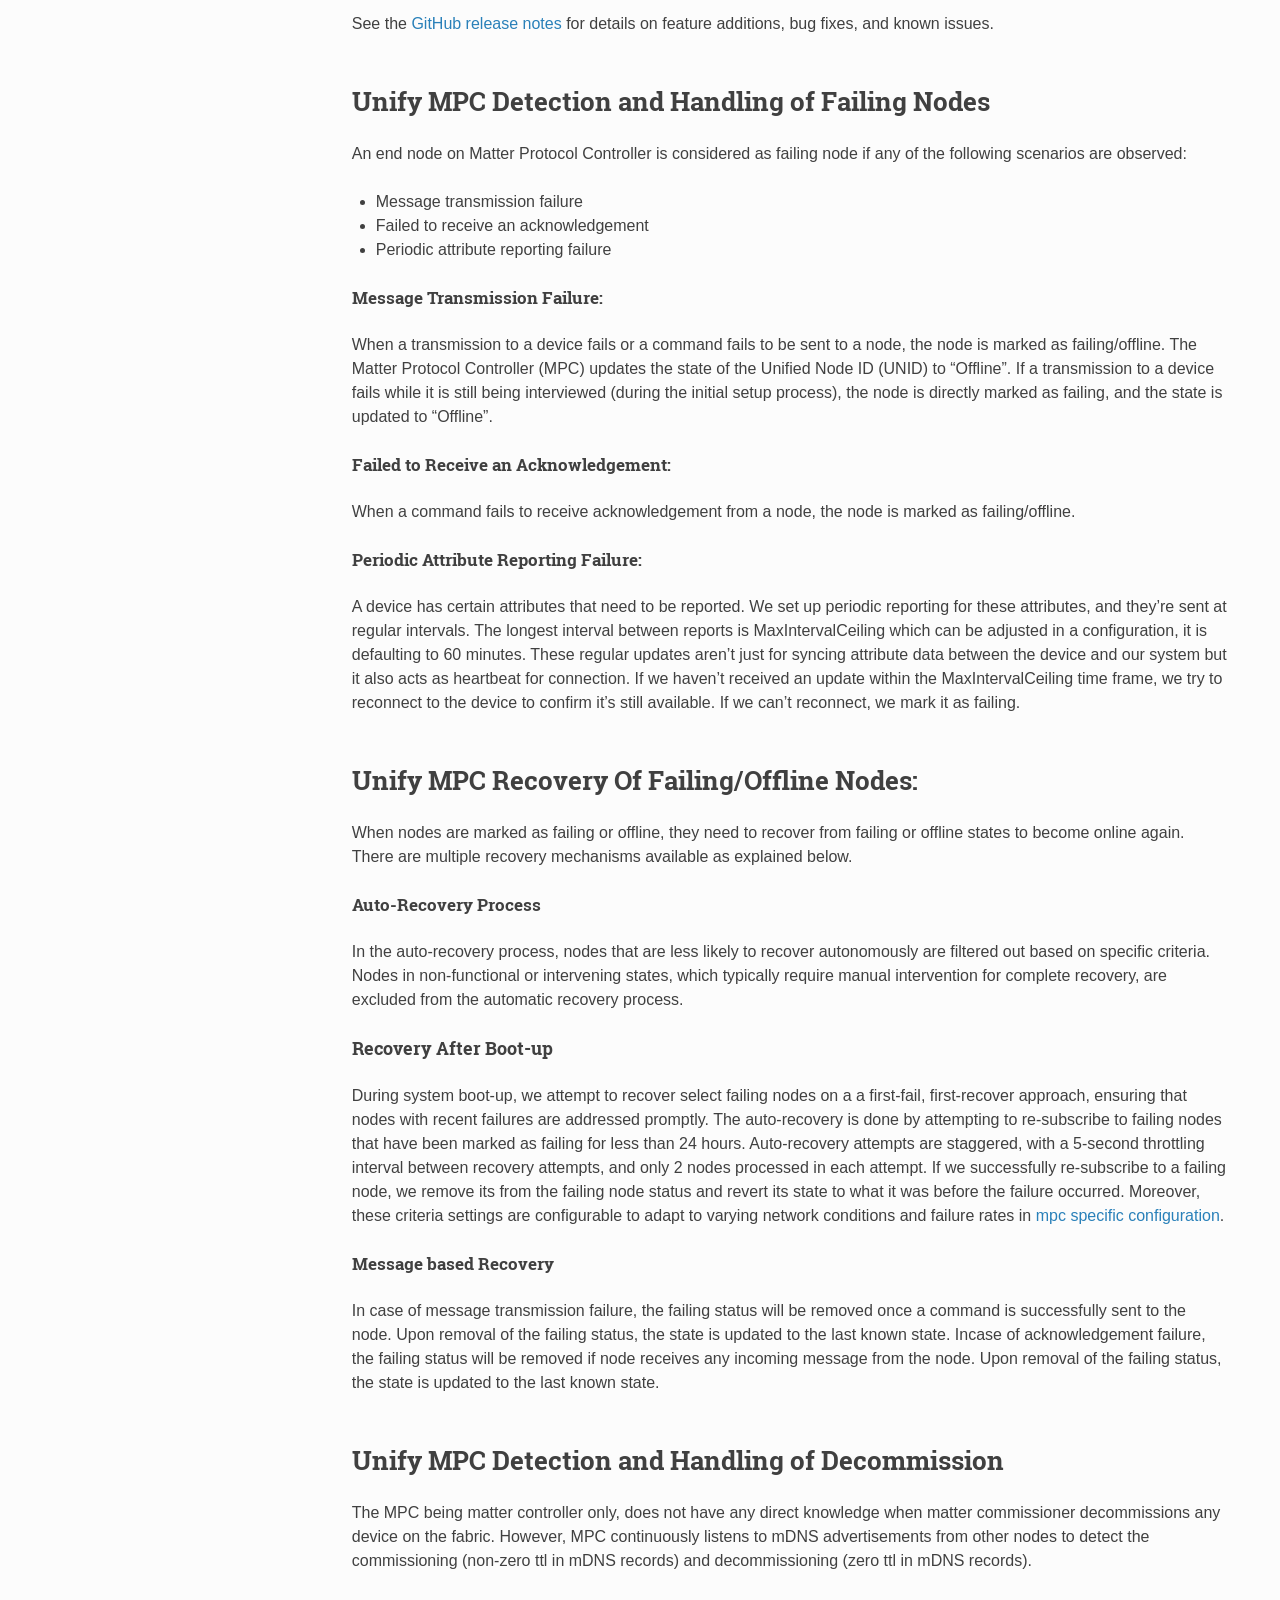
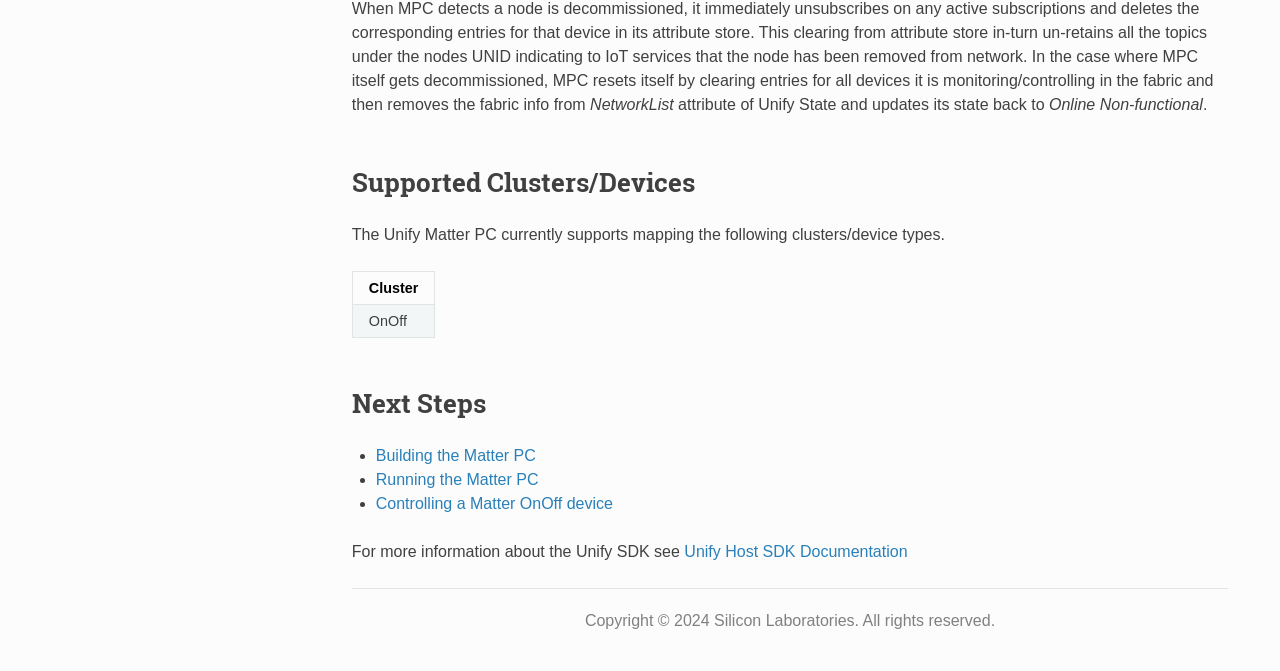
<file: docs/readme_overview.html>
<!DOCTYPE html>
<html class="writer-html5" lang="en" data-content_root="./">
<head>
  <meta charset="utf-8" /><meta name="viewport" content="width=device-width, initial-scale=1" />

  <meta name="viewport" content="width=device-width, initial-scale=1.0" />
  <title>Unify Matter Protocol Controller Overview &mdash; Unify Matter PC 0.1.2 documentation</title>
      <link rel="stylesheet" type="text/css" href="_static/pygments.css?v=80d5e7a1" />
      <link rel="stylesheet" type="text/css" href="_static/css/theme.css?v=19f00094" />
      <link rel="stylesheet" type="text/css" href="_static/tabs.css?v=a5c4661c" />
      <link rel="stylesheet" type="text/css" href="_static/custom_styles.css?v=f127214a" />

  
    <link rel="shortcut icon" href="_static/favicon.ico"/>
  <!--[if lt IE 9]>
    <script src="_static/js/html5shiv.min.js"></script>
  <![endif]-->
  
        <script src="_static/jquery.js?v=5d32c60e"></script>
        <script src="_static/_sphinx_javascript_frameworks_compat.js?v=2cd50e6c"></script>
        <script src="_static/documentation_options.js?v=92734c54"></script>
        <script src="_static/doctools.js?v=9a2dae69"></script>
        <script src="_static/sphinx_highlight.js?v=dc90522c"></script>
    <script src="_static/js/theme.js"></script>
    <link rel="index" title="Index" href="genindex.html" />
    <link rel="search" title="Search" href="search.html" />
    <link rel="next" title="Unify Matter Protocol Controller User Guide" href="readme_user.html" />
    <link rel="prev" title="Welcome to Unify Matter PC’s documentation!" href="index.html" /> 
</head>

<body class="wy-body-for-nav"> 
  <div class="wy-grid-for-nav">
    <nav data-toggle="wy-nav-shift" class="wy-nav-side">
      <div class="wy-side-scroll">
        <div class="wy-side-nav-search"  style="background: #3b82f6" >

          
          
          <a href="index.html" class="icon icon-home">
            Unify Matter PC
              <img src="_static/logo.png" class="logo" alt="Logo"/>
          </a>
              <div class="version">
                0.1.2
              </div>
<div role="search">
  <form id="rtd-search-form" class="wy-form" action="search.html" method="get">
    <input type="text" name="q" placeholder="Search docs" aria-label="Search docs" />
    <input type="hidden" name="check_keywords" value="yes" />
    <input type="hidden" name="area" value="default" />
  </form>
</div>
        </div><div class="wy-menu wy-menu-vertical" data-spy="affix" role="navigation" aria-label="Navigation menu">
              <p class="caption" role="heading"><span class="caption-text">Contents:</span></p>
<ul class="current">
<li class="toctree-l1 current"><a class="current reference internal" href="#">Overview</a><ul>
<li class="toctree-l2"><a class="reference internal" href="#trying-out-the-unify-matter-pc">Trying Out the Unify Matter PC</a></li>
<li class="toctree-l2"><a class="reference internal" href="#unify-matter-pc-as-a-protocol-controller">Unify Matter PC as a Protocol Controller</a></li>
<li class="toctree-l2"><a class="reference internal" href="#unify-mpc-detection-and-handling-of-failing-nodes">Unify MPC Detection and Handling of Failing Nodes</a><ul>
<li class="toctree-l3"><a class="reference internal" href="#message-transmission-failure">Message Transmission Failure:</a></li>
<li class="toctree-l3"><a class="reference internal" href="#failed-to-receive-an-acknowledgement">Failed to Receive an Acknowledgement:</a></li>
<li class="toctree-l3"><a class="reference internal" href="#periodic-attribute-reporting-failure">Periodic Attribute Reporting Failure:</a></li>
</ul>
</li>
<li class="toctree-l2"><a class="reference internal" href="#unify-mpc-recovery-of-failing-offline-nodes">Unify MPC Recovery Of Failing/Offline Nodes:</a><ul>
<li class="toctree-l3"><a class="reference internal" href="#auto-recovery-process">Auto-Recovery Process</a></li>
<li class="toctree-l3"><a class="reference internal" href="#message-based-recovery">Message based Recovery</a></li>
</ul>
</li>
<li class="toctree-l2"><a class="reference internal" href="#unify-mpc-detection-and-handling-of-decommission">Unify MPC Detection and Handling of Decommission</a></li>
<li class="toctree-l2"><a class="reference internal" href="#supported-clusters-devices">Supported Clusters/Devices</a></li>
<li class="toctree-l2"><a class="reference internal" href="#next-steps">Next Steps</a></li>
</ul>
</li>
<li class="toctree-l1"><a class="reference internal" href="readme_user.html">User Guide</a></li>
<li class="toctree-l1"><a class="reference internal" href="developer_guide.html">Developer Guide</a></li>
</ul>

        </div>
      </div>
    </nav>

    <section data-toggle="wy-nav-shift" class="wy-nav-content-wrap"><nav class="wy-nav-top" aria-label="Mobile navigation menu"  style="background: #3b82f6" >
          <i data-toggle="wy-nav-top" class="fa fa-bars"></i>
          <a href="index.html">Unify Matter PC</a>
      </nav>

      <div class="wy-nav-content">
        <div class="rst-content">
          <div role="navigation" aria-label="Page navigation">
  <ul class="wy-breadcrumbs">
      <li><a href="index.html" class="icon icon-home" aria-label="Home"></a></li>
      <li class="breadcrumb-item active">Unify Matter Protocol Controller Overview</li>
      <li class="wy-breadcrumbs-aside">
            <a href="_sources/readme_overview.md.txt" rel="nofollow"> View page source</a>
      </li>
  </ul>
  <hr/>
</div>
          <div role="main" class="document" itemscope="itemscope" itemtype="http://schema.org/Article">
           <div itemprop="articleBody">
             
  <section class="tex2jax_ignore mathjax_ignore" id="unify-matter-protocol-controller-overview">
<h1>Unify Matter Protocol Controller Overview<a class="headerlink" href="#unify-matter-protocol-controller-overview" title="Link to this heading"></a></h1>
<p>The Unify Matter Protocol Controller(UMPC) is an application that makes Matter capable devices on a Matter fabric accessible on a Unify network. It does so by acting
as a <em>Protocol Controller</em> in a Unify Framework.</p>
<p>In the Unify Framework, <em>protocol controllers</em> translate raw wireless
application protocols such as Z-Wave and Zigbee into a common API called the
Unify Controller Language (UCL). This enables IoT services to operate and
monitor Z-Wave and Zigbee networks without being aware of the underlying
wireless protocol.</p>
<p>In Unify, the transport between IoT services and Protocol Controllers is MQTT
using JSON payloads for data representation.</p>
<p>On the Matter fabric, the Unify Matter Protocol Controller is a Matter controller that is able to control/operate on the Matter end devices.</p>
<p>The figure below illustrates the system architecture of the Unify Matter PC
in both Unify and Matter system.</p>
<p><img alt="UnifyMatterPCSystem" src="_images/UnifyMPCSystem.png" /></p>
<p>More Information about the Unify Framework can be found
<a class="reference external" href="https://siliconlabs.github.io/UnifySDK/doc/UnifySDK.html">here</a></p>
<section id="trying-out-the-unify-matter-pc">
<h2>Trying Out the Unify Matter PC<a class="headerlink" href="#trying-out-the-unify-matter-pc" title="Link to this heading"></a></h2>
<p>To test the Unify Matter PC, a Raspberry Pi 4 is recommended. Install the
latest release of the Unify SDK following the
<a class="reference external" href="https://siliconlabs.github.io/UnifySDK/doc/getting_started.html">Unify Host SDK Getting Started Guide</a>.
Once the base Unify system is up and running, the Unify Matter PC may be
installed on the Raspberry Pi 4.</p>
<p>The
<a class="reference external" href="https://github.com/SiliconLabs/unify-matter-pc/releases">Silicon Labs Matter PC release</a>
contains ready-to-use binaries of the chip-tool and package of the Unify Matter PC.</p>
<blockquote>
<div><p>Note that the Unify Host SDK uses Raspberry Pi OS as the base system as
opposed to the standard Ubuntu system used for the Matter OpenThread Border
Router image.</p>
</div></blockquote>
</section>
<section id="unify-matter-pc-as-a-protocol-controller">
<h2>Unify Matter PC as a Protocol Controller<a class="headerlink" href="#unify-matter-pc-as-a-protocol-controller" title="Link to this heading"></a></h2>
<p>The Unify Matter PC is a Unify Protocol Controller that allows for control of Matter
devices from a Unify framework/IoT Service. It translates Unify MQTT publish messages into the corresponding Matter cluster commands and
attribute update reports back into Unify MQTT publish messages.</p>
<p>The Unify data model is largely based on the same data model as Matter, making
the job of the Unify Matter PC relatively simple. There is almost a 1-1
relationship between them.</p>
<p>See the <a class="reference external" href="https://github.com/SiliconLabs/unify-matter-pc/releases">GitHub release notes</a>
for details on feature additions, bug fixes, and known issues.</p>
</section>
<section id="unify-mpc-detection-and-handling-of-failing-nodes">
<h2>Unify MPC Detection and Handling of Failing Nodes<a class="headerlink" href="#unify-mpc-detection-and-handling-of-failing-nodes" title="Link to this heading"></a></h2>
<p>An end node on Matter Protocol Controller is considered as failing node if any of the following scenarios are observed:</p>
<ul class="simple">
<li><p>Message transmission failure</p></li>
<li><p>Failed to receive an acknowledgement</p></li>
<li><p>Periodic attribute reporting failure</p></li>
</ul>
<section id="message-transmission-failure">
<h3>Message Transmission Failure:<a class="headerlink" href="#message-transmission-failure" title="Link to this heading"></a></h3>
<p>When a transmission to a device fails or a command fails to be sent to a node, the node is marked as failing/offline. The Matter Protocol Controller (MPC)
updates the state of the Unified Node ID (UNID) to “Offline”.  If a transmission to a device fails while it is still being interviewed (during the initial
setup process), the node is directly marked as failing, and the state is updated to “Offline”.</p>
</section>
<section id="failed-to-receive-an-acknowledgement">
<h3>Failed to Receive an Acknowledgement:<a class="headerlink" href="#failed-to-receive-an-acknowledgement" title="Link to this heading"></a></h3>
<p>When a command fails to receive acknowledgement from a node, the node is marked as failing/offline.</p>
</section>
<section id="periodic-attribute-reporting-failure">
<h3>Periodic Attribute Reporting Failure:<a class="headerlink" href="#periodic-attribute-reporting-failure" title="Link to this heading"></a></h3>
<p>A device has certain attributes that need to be reported. We set up periodic reporting for these attributes, and they’re sent at regular intervals. The
longest interval between reports is MaxIntervalCeiling which can be adjusted in a configuration, it is defaulting to 60 minutes.
These regular updates aren’t just for syncing attribute data between the device and our system but it also acts as heartbeat for connection. If we haven’t
received an update within the MaxIntervalCeiling time frame, we try to reconnect to the device to confirm  it’s still available. If we can’t reconnect, we mark it as failing.</p>
</section>
</section>
<section id="unify-mpc-recovery-of-failing-offline-nodes">
<h2>Unify MPC Recovery Of Failing/Offline Nodes:<a class="headerlink" href="#unify-mpc-recovery-of-failing-offline-nodes" title="Link to this heading"></a></h2>
<p>When nodes are marked as failing or offline, they need to recover from failing or offline states to become online again. There are multiple recovery mechanisms available as explained below.</p>
<section id="auto-recovery-process">
<h3>Auto-Recovery Process<a class="headerlink" href="#auto-recovery-process" title="Link to this heading"></a></h3>
<p>In the auto-recovery process, nodes that are less likely to recover autonomously are filtered out based on specific criteria. Nodes in non-functional or
intervening states, which typically require manual intervention for complete recovery, are excluded from the automatic recovery process.</p>
<section id="recovery-after-boot-up">
<h4>Recovery After Boot-up<a class="headerlink" href="#recovery-after-boot-up" title="Link to this heading"></a></h4>
<p>During system boot-up, we attempt to recover select failing nodes on a a first-fail, first-recover approach, ensuring that nodes with recent failures are
addressed promptly. The auto-recovery is done by attempting to re-subscribe to failing nodes that have been marked as failing for less than 24 hours.
Auto-recovery attempts are staggered, with a 5-second throttling interval between recovery attempts, and only 2 nodes processed in each attempt. If we
successfully re-subscribe to a failing node, we remove its from the failing node status and revert its state to what it was before the failure occurred.
Moreover, these criteria settings are configurable to adapt to varying network conditions and failure rates in <a class="reference internal" href="readme_user.html#mpc-specific-configuration"><span class="std std-ref">mpc specific configuration</span></a>.</p>
</section>
</section>
<section id="message-based-recovery">
<h3>Message based Recovery<a class="headerlink" href="#message-based-recovery" title="Link to this heading"></a></h3>
<p>In case of message transmission failure, the failing status will be removed once a command is successfully sent to the node. Upon removal of the failing status, the state is updated to the last known state.
Incase of acknowledgement failure, the failing status will be removed if node receives any incoming message from the node. Upon removal of the failing status, the state is updated to the last known state.</p>
</section>
</section>
<section id="unify-mpc-detection-and-handling-of-decommission">
<h2>Unify MPC Detection and Handling of Decommission<a class="headerlink" href="#unify-mpc-detection-and-handling-of-decommission" title="Link to this heading"></a></h2>
<p>The MPC being matter controller only, does not have any direct knowledge when matter commissioner decommissions any device on the fabric. However, MPC continuously listens to mDNS advertisements from other nodes to detect the commissioning (non-zero ttl in mDNS records) and decommissioning (zero ttl in mDNS records).</p>
<p>When MPC detects a node is decommissioned, it immediately unsubscribes on any active subscriptions and deletes the corresponding entries for that device in its attribute store. This clearing from attribute store in-turn un-retains all the topics under the nodes UNID indicating to IoT services that the node has been removed from network. In the case where MPC itself gets decommissioned, MPC resets itself by clearing entries for all devices it is monitoring/controlling in the fabric and then removes the fabric info from <em>NetworkList</em> attribute of Unify State and updates its state back to <em>Online Non-functional</em>.</p>
</section>
<section id="supported-clusters-devices">
<h2>Supported Clusters/Devices<a class="headerlink" href="#supported-clusters-devices" title="Link to this heading"></a></h2>
<p>The Unify Matter PC currently supports mapping the following clusters/device
types.</p>
<table class="docutils align-default">
<thead>
<tr class="row-odd"><th class="head"><p>Cluster</p></th>
</tr>
</thead>
<tbody>
<tr class="row-even"><td><p>OnOff</p></td>
</tr>
</tbody>
</table>
</section>
<section id="next-steps">
<h2>Next Steps<a class="headerlink" href="#next-steps" title="Link to this heading"></a></h2>
<ul class="simple">
<li><p><a class="reference internal" href="readme_building.html"><span class="std std-doc">Building the Matter PC</span></a></p></li>
<li><p><a class="reference internal" href="readme_user.html#running-the-matter-pc"><span class="std std-ref">Running the Matter PC</span></a></p></li>
<li><p><a class="reference internal" href="readme_user.html#control-an-onoff-device"><span class="std std-ref">Controlling a Matter OnOff device</span></a></p></li>
</ul>
<p>For more information about the Unify SDK see
<a class="reference external" href="https://siliconlabs.github.io/UnifySDK/doc/UnifySDK.html">Unify Host SDK Documentation</a></p>
</section>
</section>


           </div>
          </div>
          <footer>
    <hr/>
    <p>Copyright © 2024 Silicon Laboratories. All rights reserved.</p>
</footer>
        </div>
      </div>
    </section>
  </div>
  <script>
      jQuery(function () {
          SphinxRtdTheme.Navigation.enable(true);
      });
  </script>
    <!-- Theme Analytics -->
    <script async src="https://www.googletagmanager.com/gtag/js?id=G-XXXXXXXXXX"></script>
    <script>
      window.dataLayer = window.dataLayer || [];
      function gtag(){dataLayer.push(arguments);}
      gtag('js', new Date());

      gtag('config', 'G-XXXXXXXXXX', {
          'anonymize_ip': false,
      });
    </script> 

</body>
</html>
</file>
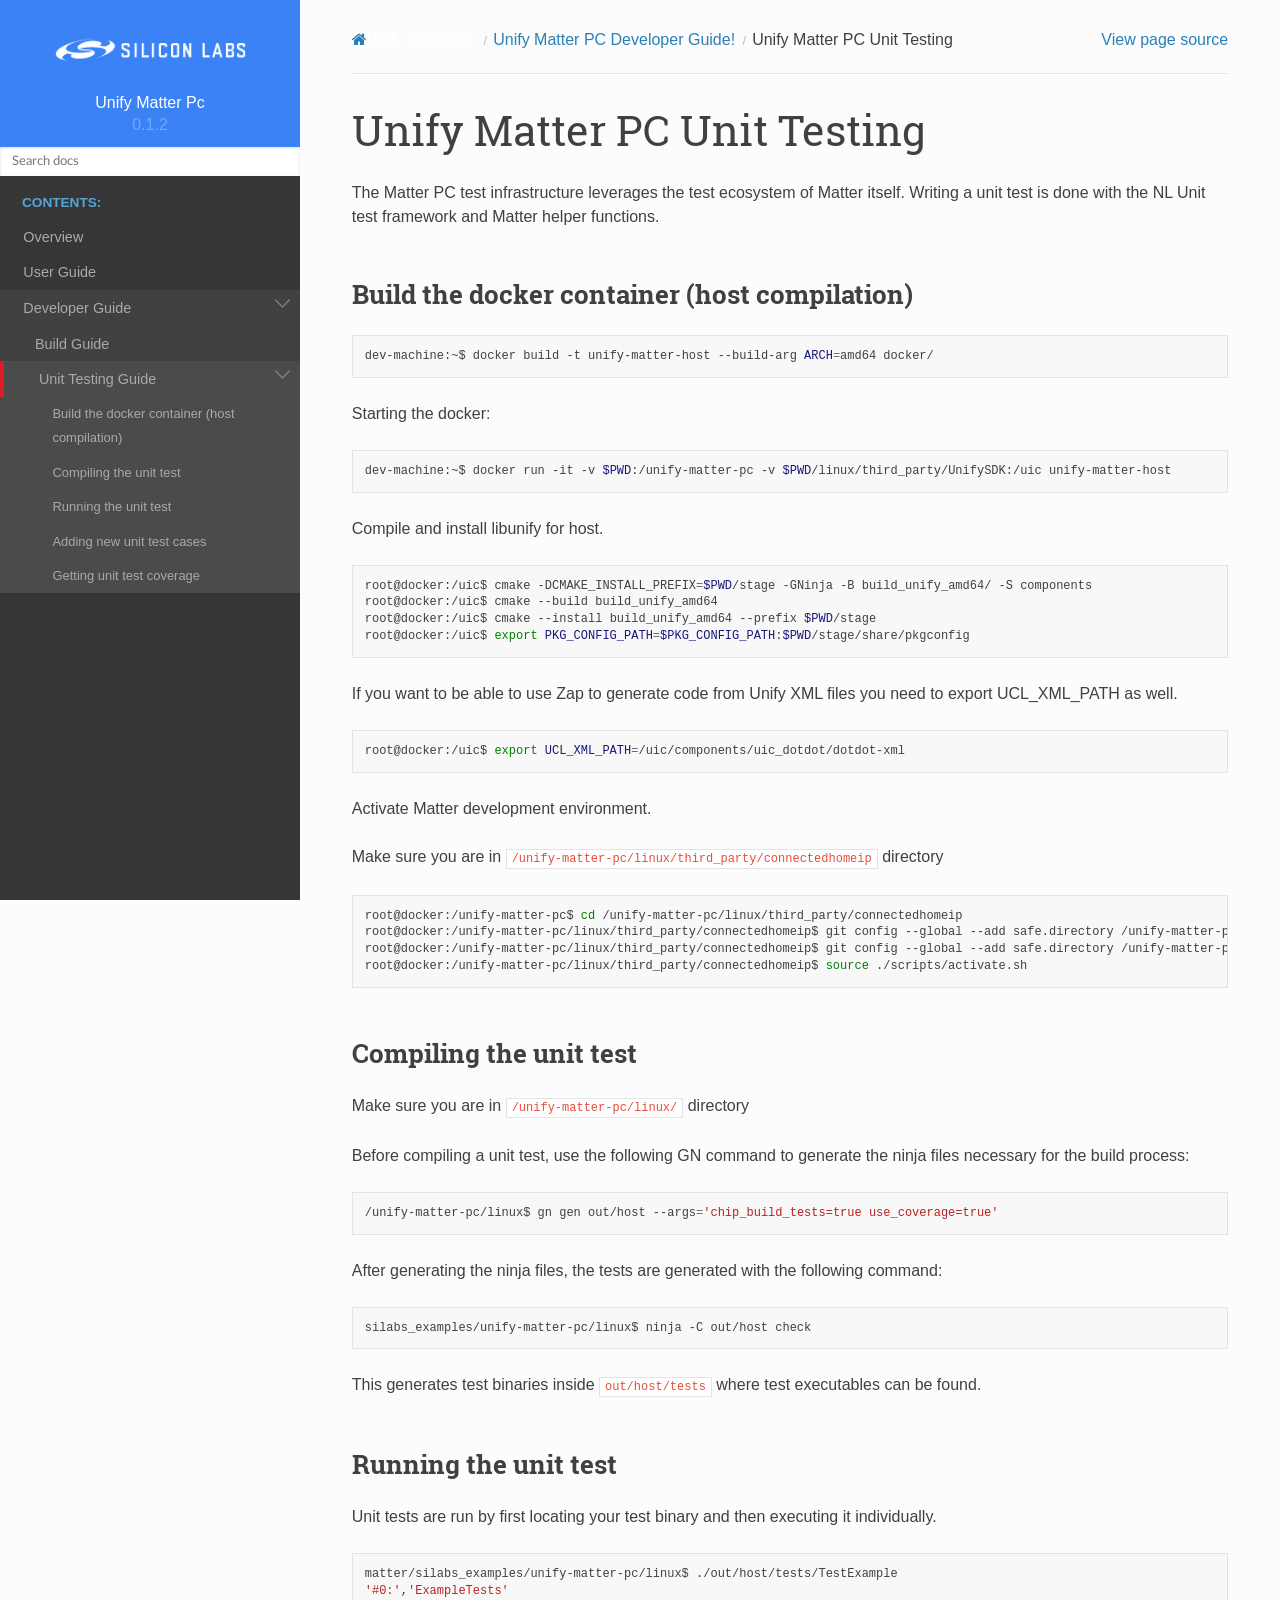
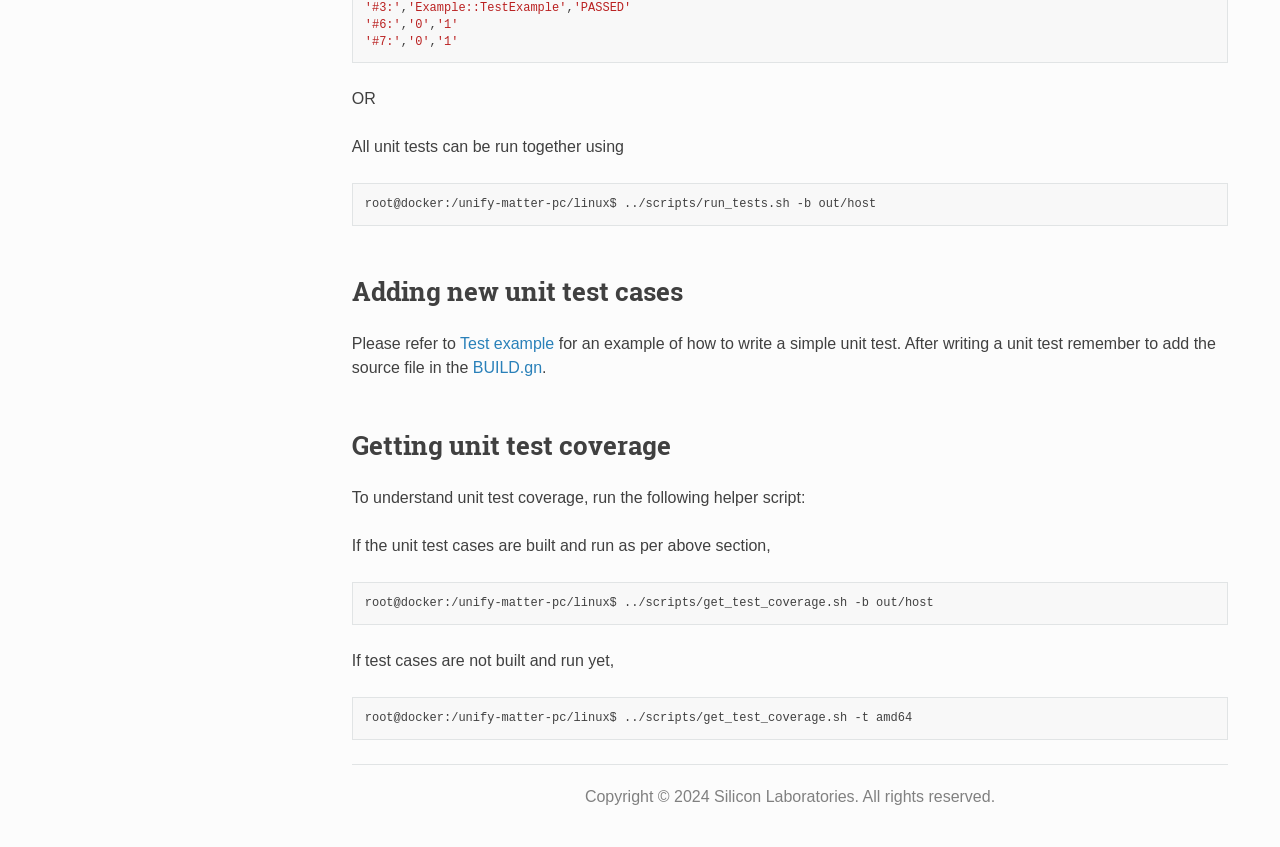
<file: docs/readme_unit_testing.html>
<!DOCTYPE html>
<html class="writer-html5" lang="en" data-content_root="./">
<head>
  <meta charset="utf-8" /><meta name="viewport" content="width=device-width, initial-scale=1" />

  <meta name="viewport" content="width=device-width, initial-scale=1.0" />
  <title>Unify Matter PC Unit Testing &mdash; Unify Matter PC 0.1.2 documentation</title>
      <link rel="stylesheet" type="text/css" href="_static/pygments.css?v=80d5e7a1" />
      <link rel="stylesheet" type="text/css" href="_static/css/theme.css?v=19f00094" />
      <link rel="stylesheet" type="text/css" href="_static/tabs.css?v=a5c4661c" />
      <link rel="stylesheet" type="text/css" href="_static/custom_styles.css?v=f127214a" />

  
    <link rel="shortcut icon" href="_static/favicon.ico"/>
  <!--[if lt IE 9]>
    <script src="_static/js/html5shiv.min.js"></script>
  <![endif]-->
  
        <script src="_static/jquery.js?v=5d32c60e"></script>
        <script src="_static/_sphinx_javascript_frameworks_compat.js?v=2cd50e6c"></script>
        <script src="_static/documentation_options.js?v=92734c54"></script>
        <script src="_static/doctools.js?v=9a2dae69"></script>
        <script src="_static/sphinx_highlight.js?v=dc90522c"></script>
    <script src="_static/js/theme.js"></script>
    <link rel="index" title="Index" href="genindex.html" />
    <link rel="search" title="Search" href="search.html" />
    <link rel="prev" title="Building the Unify Matter Protocol Controller" href="readme_building.html" /> 
</head>

<body class="wy-body-for-nav"> 
  <div class="wy-grid-for-nav">
    <nav data-toggle="wy-nav-shift" class="wy-nav-side">
      <div class="wy-side-scroll">
        <div class="wy-side-nav-search"  style="background: #3b82f6" >

          
          
          <a href="index.html" class="icon icon-home">
            Unify Matter PC
              <img src="_static/logo.png" class="logo" alt="Logo"/>
          </a>
              <div class="version">
                0.1.2
              </div>
<div role="search">
  <form id="rtd-search-form" class="wy-form" action="search.html" method="get">
    <input type="text" name="q" placeholder="Search docs" aria-label="Search docs" />
    <input type="hidden" name="check_keywords" value="yes" />
    <input type="hidden" name="area" value="default" />
  </form>
</div>
        </div><div class="wy-menu wy-menu-vertical" data-spy="affix" role="navigation" aria-label="Navigation menu">
              <p class="caption" role="heading"><span class="caption-text">Contents:</span></p>
<ul class="current">
<li class="toctree-l1"><a class="reference internal" href="readme_overview.html">Overview</a></li>
<li class="toctree-l1"><a class="reference internal" href="readme_user.html">User Guide</a></li>
<li class="toctree-l1 current"><a class="reference internal" href="developer_guide.html">Developer Guide</a><ul class="current">
<li class="toctree-l2"><a class="reference internal" href="readme_building.html">Build Guide</a></li>
<li class="toctree-l2 current"><a class="current reference internal" href="#">Unit Testing Guide</a><ul>
<li class="toctree-l3"><a class="reference internal" href="#build-the-docker-container-host-compilation">Build the docker container (host compilation)</a></li>
<li class="toctree-l3"><a class="reference internal" href="#compiling-the-unit-test">Compiling the unit test</a></li>
<li class="toctree-l3"><a class="reference internal" href="#running-the-unit-test">Running the unit test</a></li>
<li class="toctree-l3"><a class="reference internal" href="#adding-new-unit-test-cases">Adding new unit test cases</a></li>
<li class="toctree-l3"><a class="reference internal" href="#getting-unit-test-coverage">Getting unit test coverage</a></li>
</ul>
</li>
</ul>
</li>
</ul>

        </div>
      </div>
    </nav>

    <section data-toggle="wy-nav-shift" class="wy-nav-content-wrap"><nav class="wy-nav-top" aria-label="Mobile navigation menu"  style="background: #3b82f6" >
          <i data-toggle="wy-nav-top" class="fa fa-bars"></i>
          <a href="index.html">Unify Matter PC</a>
      </nav>

      <div class="wy-nav-content">
        <div class="rst-content">
          <div role="navigation" aria-label="Page navigation">
  <ul class="wy-breadcrumbs">
      <li><a href="index.html" class="icon icon-home" aria-label="Home"></a></li>
          <li class="breadcrumb-item"><a href="developer_guide.html">Unify Matter PC Developer Guide!</a></li>
      <li class="breadcrumb-item active">Unify Matter PC Unit Testing</li>
      <li class="wy-breadcrumbs-aside">
            <a href="_sources/readme_unit_testing.md.txt" rel="nofollow"> View page source</a>
      </li>
  </ul>
  <hr/>
</div>
          <div role="main" class="document" itemscope="itemscope" itemtype="http://schema.org/Article">
           <div itemprop="articleBody">
             
  <section class="tex2jax_ignore mathjax_ignore" id="unify-matter-pc-unit-testing">
<h1>Unify Matter PC Unit Testing<a class="headerlink" href="#unify-matter-pc-unit-testing" title="Link to this heading"></a></h1>
<p>The Matter PC test infrastructure leverages the test ecosystem of Matter itself.
Writing a unit test is done with the NL Unit test framework and Matter helper
functions.</p>
<section id="build-the-docker-container-host-compilation">
<h2>Build the docker container (host compilation)<a class="headerlink" href="#build-the-docker-container-host-compilation" title="Link to this heading"></a></h2>
<div class="highlight-bash notranslate"><div class="highlight"><pre><span></span>dev-machine:~$<span class="w"> </span>docker<span class="w"> </span>build<span class="w"> </span>-t<span class="w"> </span>unify-matter-host<span class="w"> </span>--build-arg<span class="w"> </span><span class="nv">ARCH</span><span class="o">=</span>amd64<span class="w"> </span>docker/
</pre></div>
</div>
<p>Starting the docker:</p>
<div class="highlight-bash notranslate"><div class="highlight"><pre><span></span>dev-machine:~$<span class="w"> </span>docker<span class="w"> </span>run<span class="w"> </span>-it<span class="w"> </span>-v<span class="w"> </span><span class="nv">$PWD</span>:/unify-matter-pc<span class="w"> </span>-v<span class="w"> </span><span class="nv">$PWD</span>/linux/third_party/UnifySDK:/uic<span class="w"> </span>unify-matter-host
</pre></div>
</div>
<p>Compile and install libunify for host.</p>
<div class="highlight-bash notranslate"><div class="highlight"><pre><span></span>root@docker:/uic$<span class="w"> </span>cmake<span class="w"> </span>-DCMAKE_INSTALL_PREFIX<span class="o">=</span><span class="nv">$PWD</span>/stage<span class="w"> </span>-GNinja<span class="w"> </span>-B<span class="w"> </span>build_unify_amd64/<span class="w"> </span>-S<span class="w"> </span>components
root@docker:/uic$<span class="w"> </span>cmake<span class="w"> </span>--build<span class="w"> </span>build_unify_amd64
root@docker:/uic$<span class="w"> </span>cmake<span class="w"> </span>--install<span class="w"> </span>build_unify_amd64<span class="w"> </span>--prefix<span class="w"> </span><span class="nv">$PWD</span>/stage
root@docker:/uic$<span class="w"> </span><span class="nb">export</span><span class="w"> </span><span class="nv">PKG_CONFIG_PATH</span><span class="o">=</span><span class="nv">$PKG_CONFIG_PATH</span>:<span class="nv">$PWD</span>/stage/share/pkgconfig
</pre></div>
</div>
<p>If you want to be able to use Zap to generate code from Unify XML files you need
to export UCL_XML_PATH as well.</p>
<div class="highlight-bash notranslate"><div class="highlight"><pre><span></span>root@docker:/uic$<span class="w"> </span><span class="nb">export</span><span class="w"> </span><span class="nv">UCL_XML_PATH</span><span class="o">=</span>/uic/components/uic_dotdot/dotdot-xml
</pre></div>
</div>
<p>Activate Matter development environment.</p>
<p>Make sure you are in <code class="docutils literal notranslate"><span class="pre">/unify-matter-pc/linux/third_party/connectedhomeip</span></code> directory</p>
<div class="highlight-bash notranslate"><div class="highlight"><pre><span></span>root@docker:/unify-matter-pc$<span class="w"> </span><span class="nb">cd</span><span class="w"> </span>/unify-matter-pc/linux/third_party/connectedhomeip
root@docker:/unify-matter-pc/linux/third_party/connectedhomeip$<span class="w"> </span>git<span class="w"> </span>config<span class="w"> </span>--global<span class="w"> </span>--add<span class="w"> </span>safe.directory<span class="w"> </span>/unify-matter-pc/linux/third_party/connectedhomeip
root@docker:/unify-matter-pc/linux/third_party/connectedhomeip$<span class="w"> </span>git<span class="w"> </span>config<span class="w"> </span>--global<span class="w"> </span>--add<span class="w"> </span>safe.directory<span class="w"> </span>/unify-matter-pc/linux/third_party/connectedhomeip/third_party/pigweed/repo
root@docker:/unify-matter-pc/linux/third_party/connectedhomeip$<span class="w"> </span><span class="nb">source</span><span class="w"> </span>./scripts/activate.sh
</pre></div>
</div>
</section>
<section id="compiling-the-unit-test">
<h2>Compiling the unit test<a class="headerlink" href="#compiling-the-unit-test" title="Link to this heading"></a></h2>
<p>Make sure you are in <code class="docutils literal notranslate"><span class="pre">/unify-matter-pc/linux/</span></code> directory</p>
<p>Before compiling a unit test, use the following GN command to generate the
ninja files necessary for the build process:</p>
<div class="highlight-bash notranslate"><div class="highlight"><pre><span></span>/unify-matter-pc/linux$<span class="w"> </span>gn<span class="w"> </span>gen<span class="w"> </span>out/host<span class="w"> </span>--args<span class="o">=</span><span class="s1">&#39;chip_build_tests=true use_coverage=true&#39;</span>
</pre></div>
</div>
<p>After generating the ninja files, the tests are generated with the following
command:</p>
<div class="highlight-bash notranslate"><div class="highlight"><pre><span></span>silabs_examples/unify-matter-pc/linux$<span class="w"> </span>ninja<span class="w"> </span>-C<span class="w"> </span>out/host<span class="w"> </span>check
</pre></div>
</div>
<p>This generates test binaries inside <code class="docutils literal notranslate"><span class="pre">out/host/tests</span></code> where test executables can
be found.</p>
</section>
<section id="running-the-unit-test">
<h2>Running the unit test<a class="headerlink" href="#running-the-unit-test" title="Link to this heading"></a></h2>
<p>Unit tests are run by first locating your test binary and then executing it individually.</p>
<div class="highlight-bash notranslate"><div class="highlight"><pre><span></span>matter/silabs_examples/unify-matter-pc/linux$<span class="w"> </span>./out/host/tests/TestExample
<span class="s1">&#39;#0:&#39;</span>,<span class="s1">&#39;ExampleTests&#39;</span>
<span class="s1">&#39;#3:&#39;</span>,<span class="s1">&#39;Example::TestExample&#39;</span>,<span class="s1">&#39;PASSED&#39;</span>
<span class="s1">&#39;#6:&#39;</span>,<span class="s1">&#39;0&#39;</span>,<span class="s1">&#39;1&#39;</span>
<span class="s1">&#39;#7:&#39;</span>,<span class="s1">&#39;0&#39;</span>,<span class="s1">&#39;1&#39;</span>
</pre></div>
</div>
<p>OR</p>
<p>All unit tests can be run together using</p>
<div class="highlight-bash notranslate"><div class="highlight"><pre><span></span>root@docker:/unify-matter-pc/linux$<span class="w"> </span>../scripts/run_tests.sh<span class="w"> </span>-b<span class="w"> </span>out/host
</pre></div>
</div>
</section>
<section id="adding-new-unit-test-cases">
<h2>Adding new unit test cases<a class="headerlink" href="#adding-new-unit-test-cases" title="Link to this heading"></a></h2>
<p>Please refer to <a class="reference download internal" download="" href="_downloads/54f8bc19f4eaf0f02b96dd7d5e4d2554/TestExample.cpp"><span class="xref download myst">Test example</span></a> for an example of how
to write a simple unit test. After writing a unit test remember to add the
source file in the <a class="reference download internal" download="" href="_downloads/39ecc4233002db159a15298419b2b379/BUILD.gn"><span class="xref download myst">BUILD.gn</span></a>.</p>
</section>
<section id="getting-unit-test-coverage">
<h2>Getting unit test coverage<a class="headerlink" href="#getting-unit-test-coverage" title="Link to this heading"></a></h2>
<p>To understand unit test coverage, run the following helper script:</p>
<p>If the unit test cases are built and run as per above section,</p>
<div class="highlight-bash notranslate"><div class="highlight"><pre><span></span>root@docker:/unify-matter-pc/linux$<span class="w"> </span>../scripts/get_test_coverage.sh<span class="w"> </span>-b<span class="w"> </span>out/host
</pre></div>
</div>
<p>If test cases are not built and run yet,</p>
<div class="highlight-bash notranslate"><div class="highlight"><pre><span></span>root@docker:/unify-matter-pc/linux$<span class="w"> </span>../scripts/get_test_coverage.sh<span class="w"> </span>-t<span class="w"> </span>amd64
</pre></div>
</div>
</section>
</section>


           </div>
          </div>
          <footer>
    <hr/>
    <p>Copyright © 2024 Silicon Laboratories. All rights reserved.</p>
</footer>
        </div>
      </div>
    </section>
  </div>
  <script>
      jQuery(function () {
          SphinxRtdTheme.Navigation.enable(true);
      });
  </script>
    <!-- Theme Analytics -->
    <script async src="https://www.googletagmanager.com/gtag/js?id=G-XXXXXXXXXX"></script>
    <script>
      window.dataLayer = window.dataLayer || [];
      function gtag(){dataLayer.push(arguments);}
      gtag('js', new Date());

      gtag('config', 'G-XXXXXXXXXX', {
          'anonymize_ip': false,
      });
    </script> 

</body>
</html>
</file>
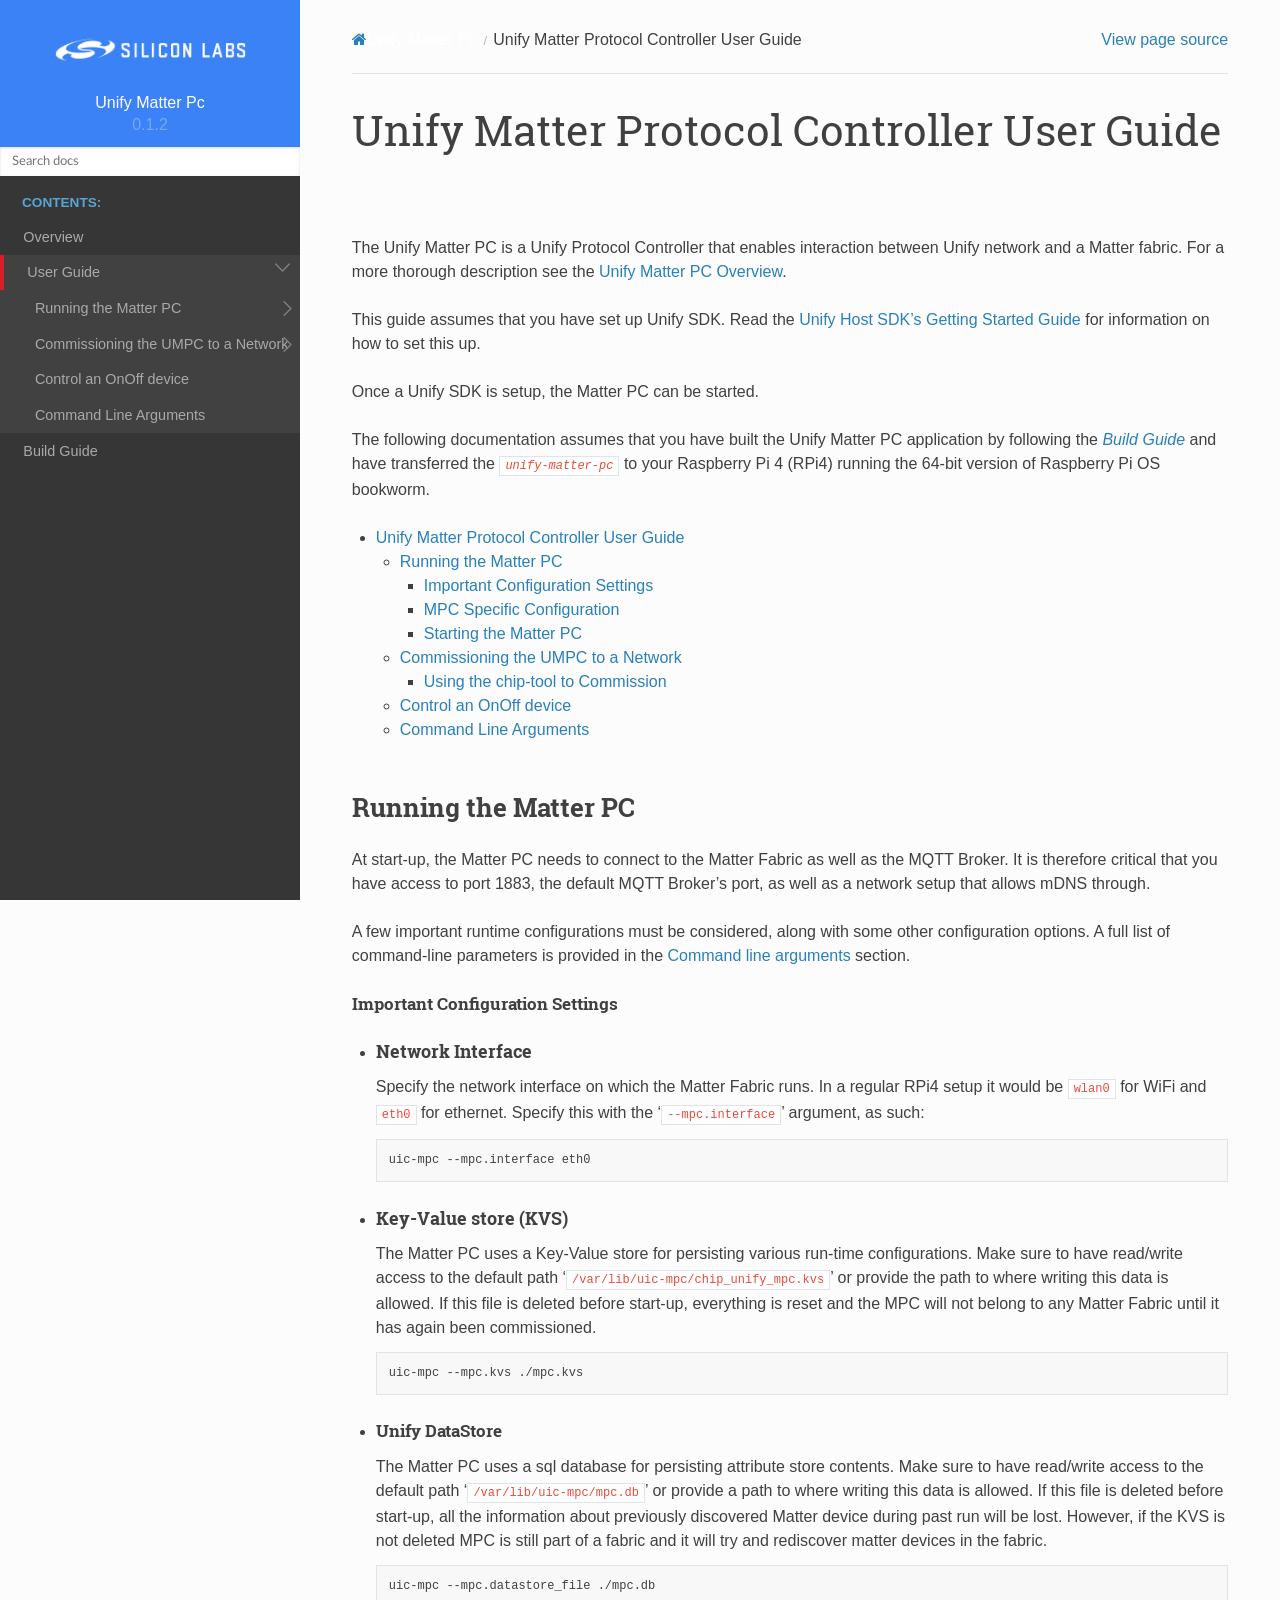
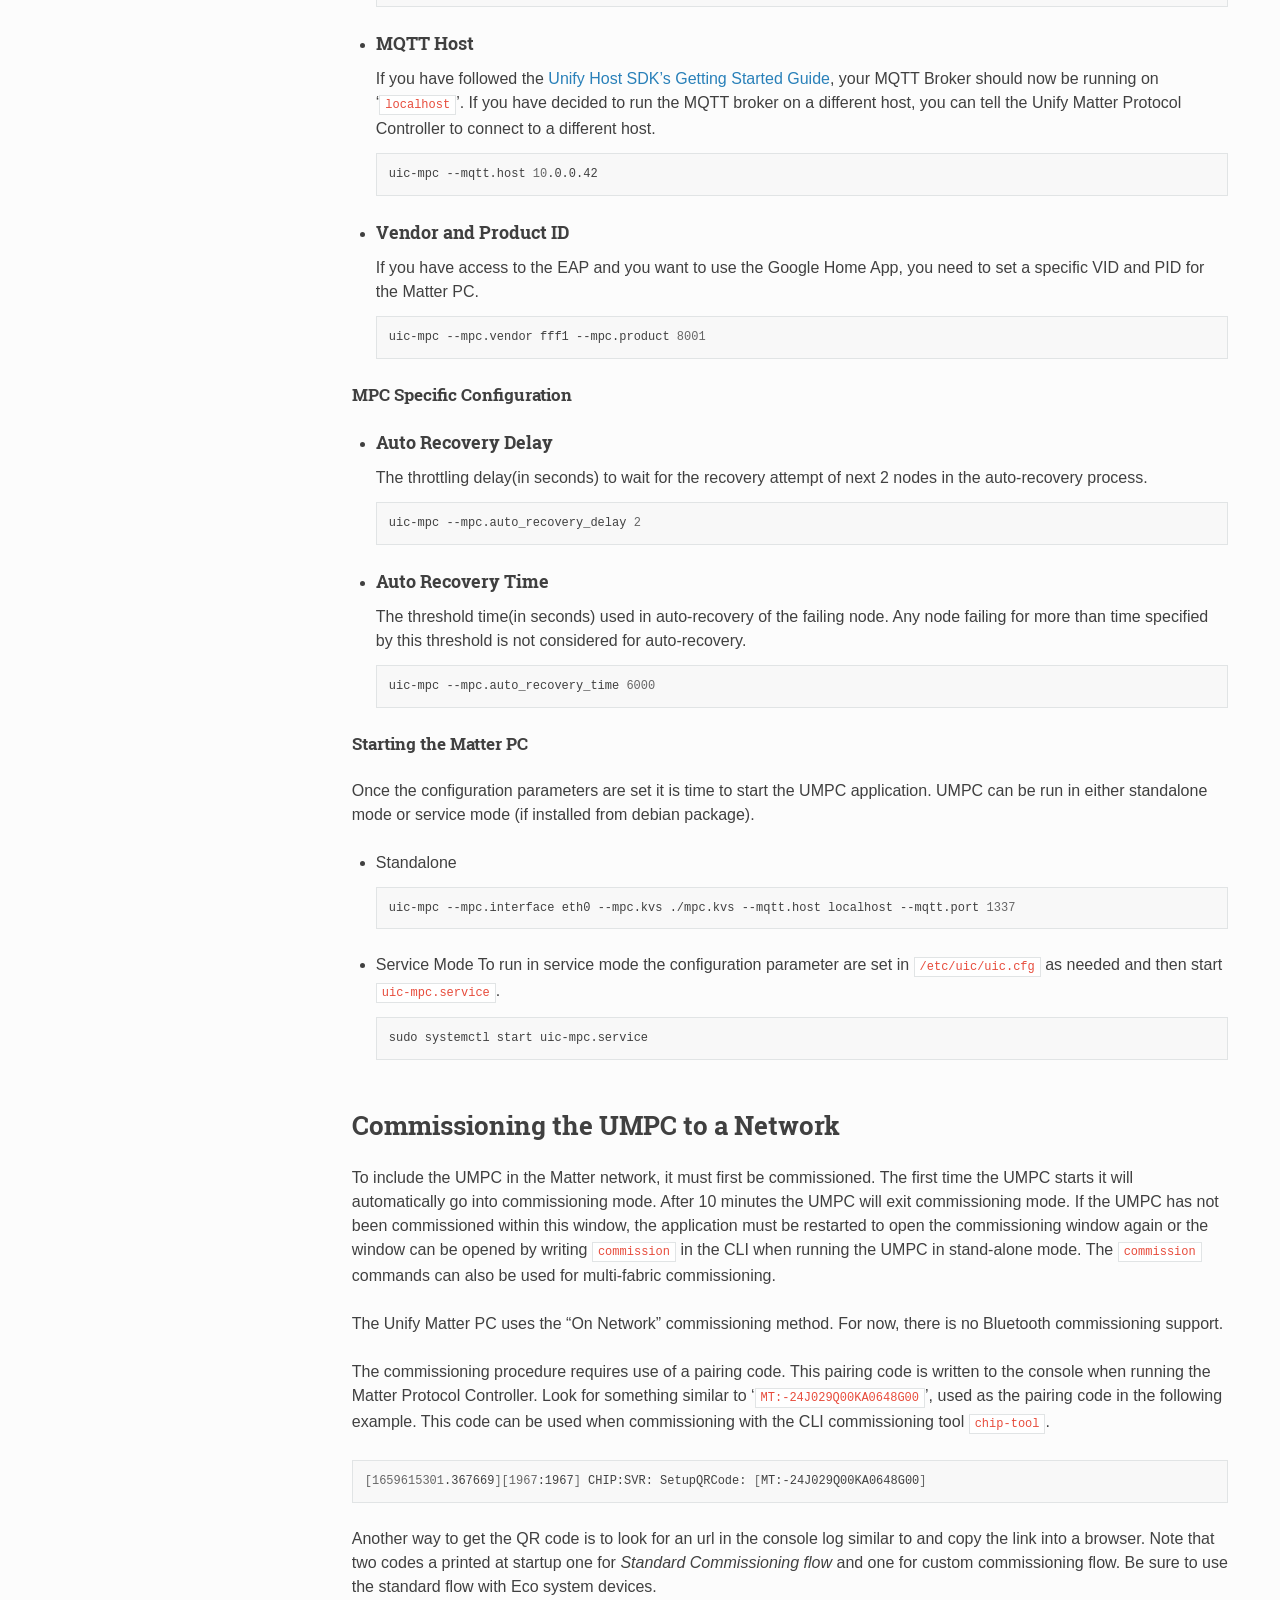
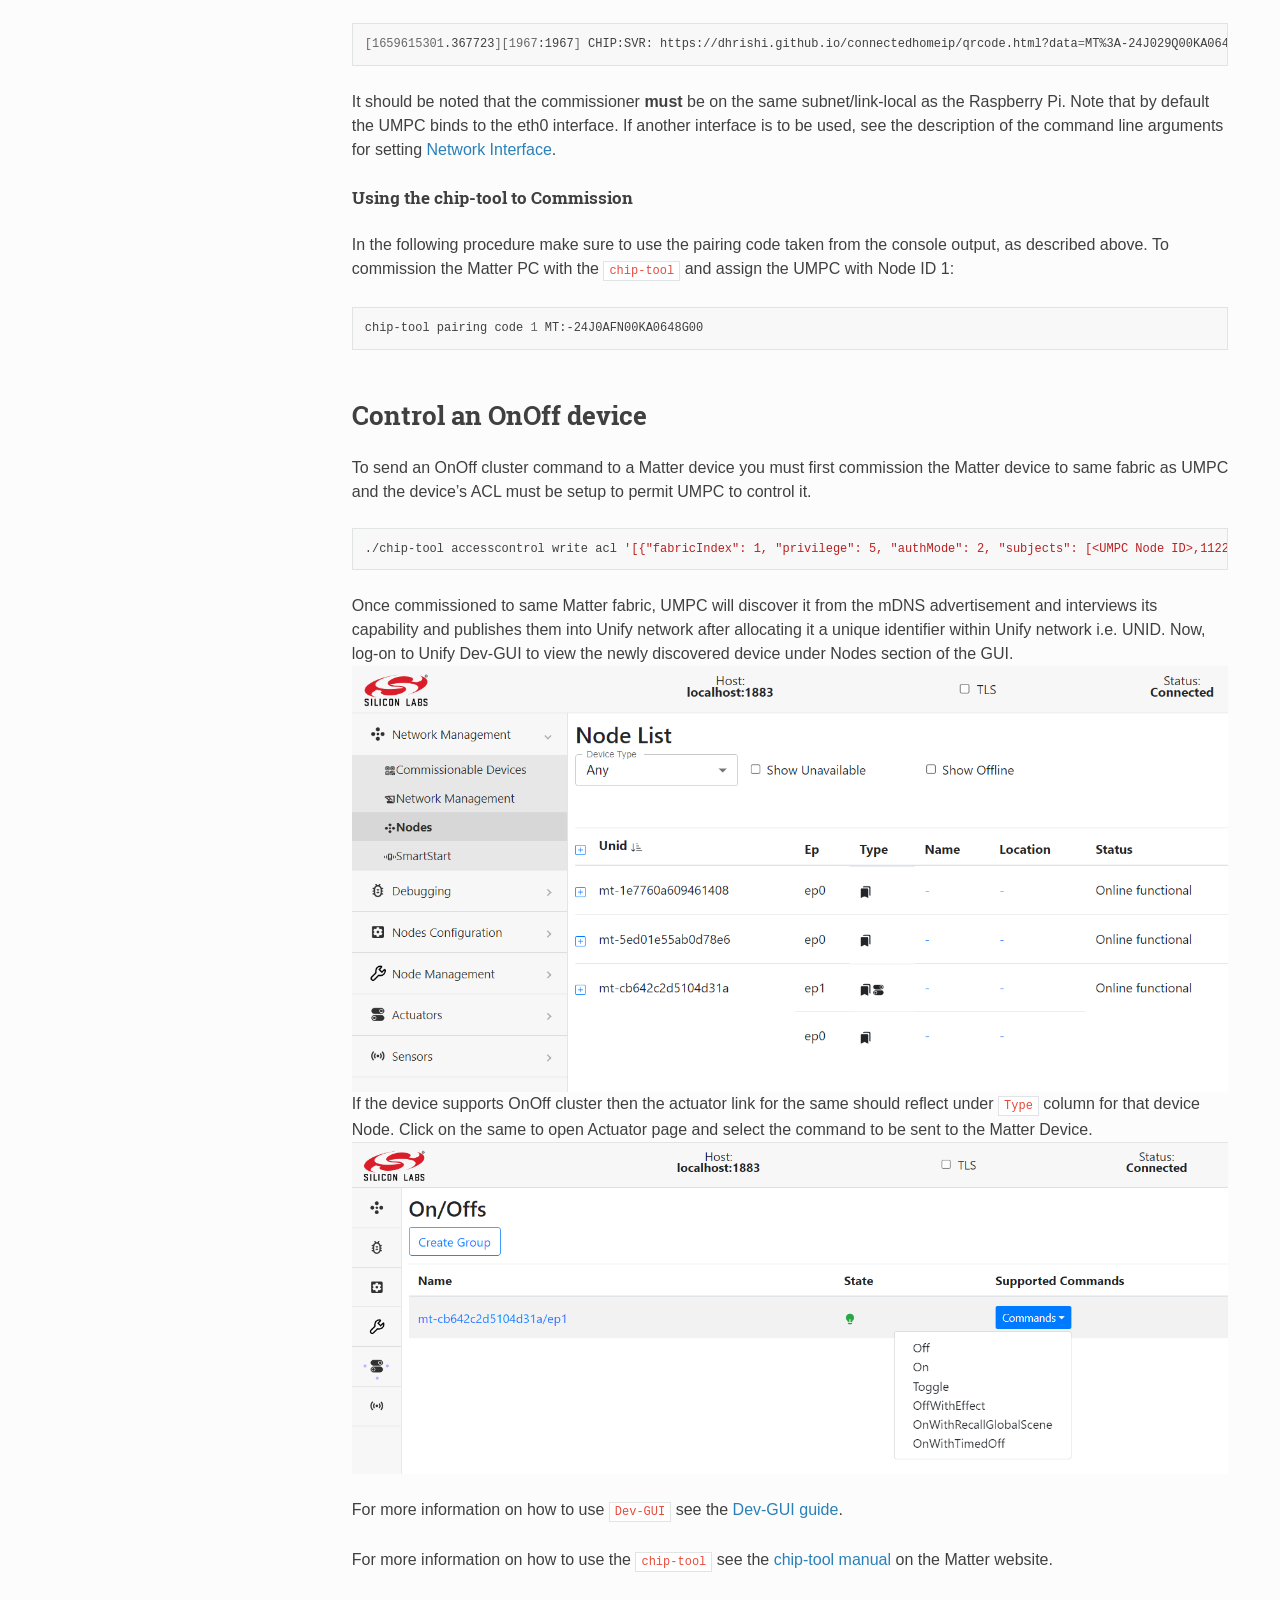
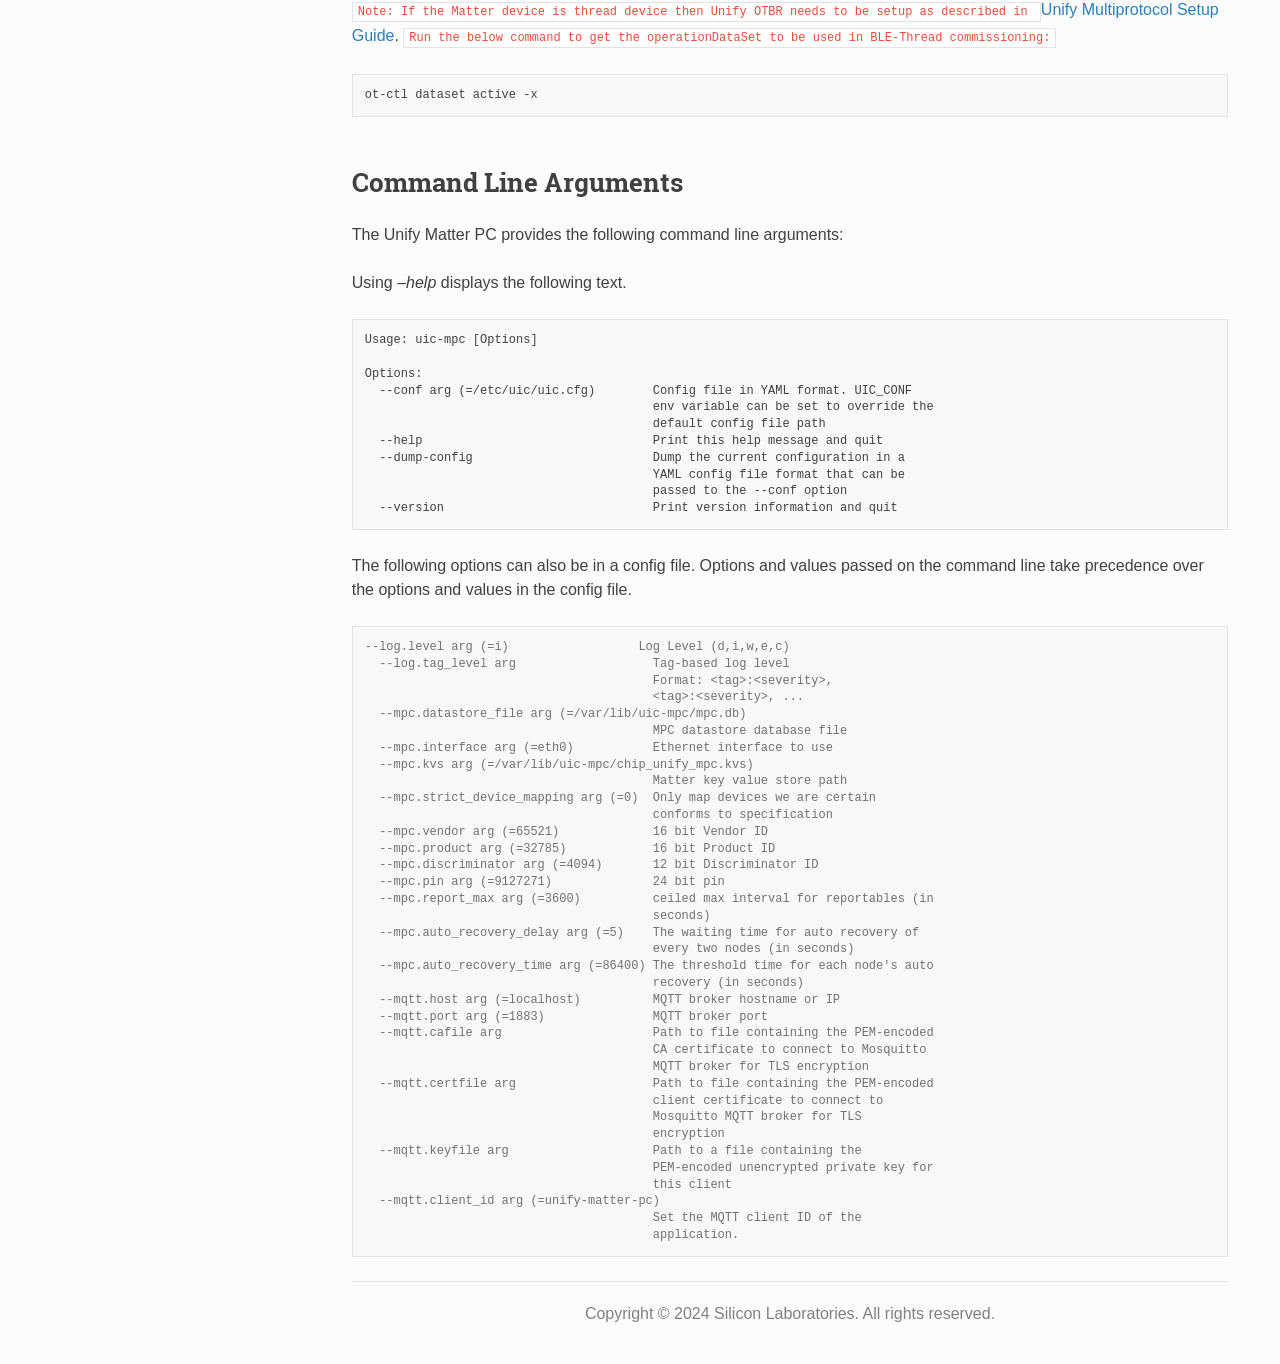
<file: docs/readme_user.html>
<!DOCTYPE html>
<html class="writer-html5" lang="en" data-content_root="./">
<head>
  <meta charset="utf-8" /><meta name="viewport" content="width=device-width, initial-scale=1" />

  <meta name="viewport" content="width=device-width, initial-scale=1.0" />
  <title>Unify Matter Protocol Controller User Guide &mdash; Unify Matter PC 0.1.2 documentation</title>
      <link rel="stylesheet" type="text/css" href="_static/pygments.css?v=80d5e7a1" />
      <link rel="stylesheet" type="text/css" href="_static/css/theme.css?v=19f00094" />
      <link rel="stylesheet" type="text/css" href="_static/tabs.css?v=a5c4661c" />
      <link rel="stylesheet" type="text/css" href="_static/custom_styles.css?v=f127214a" />

  
    <link rel="shortcut icon" href="_static/favicon.ico"/>
  <!--[if lt IE 9]>
    <script src="_static/js/html5shiv.min.js"></script>
  <![endif]-->
  
        <script src="_static/jquery.js?v=5d32c60e"></script>
        <script src="_static/_sphinx_javascript_frameworks_compat.js?v=2cd50e6c"></script>
        <script src="_static/documentation_options.js?v=92734c54"></script>
        <script src="_static/doctools.js?v=9a2dae69"></script>
        <script src="_static/sphinx_highlight.js?v=dc90522c"></script>
    <script src="_static/js/theme.js"></script>
    <link rel="index" title="Index" href="genindex.html" />
    <link rel="search" title="Search" href="search.html" />
    <link rel="next" title="Building the Unify Matter Protocol Controller" href="readme_building.html" />
    <link rel="prev" title="Unify Matter Protocol Controller Overview" href="readme_overview.html" /> 
</head>

<body class="wy-body-for-nav"> 
  <div class="wy-grid-for-nav">
    <nav data-toggle="wy-nav-shift" class="wy-nav-side">
      <div class="wy-side-scroll">
        <div class="wy-side-nav-search"  style="background: #3b82f6" >

          
          
          <a href="index.html" class="icon icon-home">
            Unify Matter PC
              <img src="_static/logo.png" class="logo" alt="Logo"/>
          </a>
              <div class="version">
                0.1.2
              </div>
<div role="search">
  <form id="rtd-search-form" class="wy-form" action="search.html" method="get">
    <input type="text" name="q" placeholder="Search docs" aria-label="Search docs" />
    <input type="hidden" name="check_keywords" value="yes" />
    <input type="hidden" name="area" value="default" />
  </form>
</div>
        </div><div class="wy-menu wy-menu-vertical" data-spy="affix" role="navigation" aria-label="Navigation menu">
              <p class="caption" role="heading"><span class="caption-text">Contents:</span></p>
<ul class="current">
<li class="toctree-l1"><a class="reference internal" href="readme_overview.html">Overview</a></li>
<li class="toctree-l1 current"><a class="current reference internal" href="#">User Guide</a><ul>
<li class="toctree-l2"><a class="reference internal" href="#running-the-matter-pc">Running the Matter PC</a><ul>
<li class="toctree-l3"><a class="reference internal" href="#important-configuration-settings">Important Configuration Settings</a></li>
<li class="toctree-l3"><a class="reference internal" href="#mpc-specific-configuration">MPC Specific Configuration</a></li>
<li class="toctree-l3"><a class="reference internal" href="#starting-the-matter-pc">Starting the Matter PC</a></li>
</ul>
</li>
<li class="toctree-l2"><a class="reference internal" href="#commissioning-the-umpc-to-a-network">Commissioning the UMPC to a Network</a><ul>
<li class="toctree-l3"><a class="reference internal" href="#using-the-chip-tool-to-commission">Using the chip-tool to Commission</a></li>
</ul>
</li>
<li class="toctree-l2"><a class="reference internal" href="#control-an-onoff-device">Control an OnOff device</a></li>
<li class="toctree-l2"><a class="reference internal" href="#command-line-arguments">Command Line Arguments</a></li>
</ul>
</li>
<li class="toctree-l1"><a class="reference internal" href="readme_building.html">Build Guide</a></li>
</ul>

        </div>
      </div>
    </nav>

    <section data-toggle="wy-nav-shift" class="wy-nav-content-wrap"><nav class="wy-nav-top" aria-label="Mobile navigation menu"  style="background: #3b82f6" >
          <i data-toggle="wy-nav-top" class="fa fa-bars"></i>
          <a href="index.html">Unify Matter PC</a>
      </nav>

      <div class="wy-nav-content">
        <div class="rst-content">
          <div role="navigation" aria-label="Page navigation">
  <ul class="wy-breadcrumbs">
      <li><a href="index.html" class="icon icon-home" aria-label="Home"></a></li>
      <li class="breadcrumb-item active">Unify Matter Protocol Controller User Guide</li>
      <li class="wy-breadcrumbs-aside">
            <a href="_sources/readme_user.md.txt" rel="nofollow"> View page source</a>
      </li>
  </ul>
  <hr/>
</div>
          <div role="main" class="document" itemscope="itemscope" itemtype="http://schema.org/Article">
           <div itemprop="articleBody">
             
  <section class="tex2jax_ignore mathjax_ignore" id="unify-matter-protocol-controller-user-guide">
<h1>Unify Matter Protocol Controller User Guide<a class="headerlink" href="#unify-matter-protocol-controller-user-guide" title="Link to this heading"></a></h1>
<p>The Unify Matter PC is a Unify Protocol Controller that enables interaction between
Unify network and a Matter fabric. For a more thorough description see the
<a class="reference internal" href="readme_overview.html"><span class="std std-doc">Unify Matter PC Overview</span></a>.</p>
<p>This guide assumes that you have set up
Unify SDK. Read the
<a class="reference external" href="https://siliconlabs.github.io/UnifySDK/doc/getting_started.html">Unify Host SDK’s Getting Started Guide</a>
for information on how to set this up.</p>
<p>Once a Unify SDK is setup, the Matter PC can be started.</p>
<p>The following documentation assumes that you have built the Unify Matter PC
application by following the <em><a class="reference internal" href="readme_building.html"><span class="std std-doc">Build Guide</span></a></em> and have
transferred the <em><code class="docutils literal notranslate"><span class="pre">unify-matter-pc</span></code></em> to your Raspberry Pi 4 (RPi4) running
the 64-bit version of Raspberry Pi OS bookworm.</p>
<ul class="simple">
<li><p><a class="reference internal" href="#unify-matter-protocol-controller-user-guide">Unify Matter Protocol Controller User Guide</a></p>
<ul>
<li><p><a class="reference internal" href="#running-the-matter-pc">Running the Matter PC</a></p>
<ul>
<li><p><a class="reference internal" href="#important-configuration-settings">Important Configuration Settings</a></p></li>
<li><p><a class="reference internal" href="#mpc-specific-configuration">MPC Specific Configuration</a></p></li>
<li><p><a class="reference internal" href="#starting-the-matter-pc">Starting the Matter PC</a></p></li>
</ul>
</li>
<li><p><a class="reference internal" href="#commissioning-the-umpc-to-a-network">Commissioning the UMPC to a Network</a></p>
<ul>
<li><p><a class="reference internal" href="#using-the-chip-tool-to-commission">Using the chip-tool to Commission</a></p></li>
</ul>
</li>
<li><p><a class="reference internal" href="#control-an-onoff-device">Control an OnOff device</a></p></li>
<li><p><a class="reference internal" href="#command-line-arguments">Command Line Arguments</a></p></li>
</ul>
</li>
</ul>
<section id="running-the-matter-pc">
<h2>Running the Matter PC<a class="headerlink" href="#running-the-matter-pc" title="Link to this heading"></a></h2>
<p>At start-up, the Matter PC needs to connect to the Matter Fabric as well as
the MQTT Broker. It is therefore critical that you have access to port 1883, the
default MQTT Broker’s port, as well as a network setup that allows mDNS through.</p>
<p>A few important runtime configurations must be considered, along with some other
configuration options. A full list of command-line parameters is provided in the
<a class="reference internal" href="#command-line-arguments">Command line arguments</a> section.</p>
<section id="important-configuration-settings">
<h3>Important Configuration Settings<a class="headerlink" href="#important-configuration-settings" title="Link to this heading"></a></h3>
<ul>
<li><h4 class="rubric" id="network-interface">Network Interface</h4>
<p>Specify the network interface on which the Matter Fabric runs. In a regular
RPi4 setup it would be <code class="docutils literal notranslate"><span class="pre">wlan0</span></code> for WiFi and <code class="docutils literal notranslate"><span class="pre">eth0</span></code> for ethernet. Specify
this with the ‘<code class="docutils literal notranslate"><span class="pre">--mpc.interface</span></code>’ argument, as such:</p>
<div class="highlight-bash notranslate"><div class="highlight"><pre><span></span>uic-mpc<span class="w"> </span>--mpc.interface<span class="w"> </span>eth0
</pre></div>
</div>
</li>
<li><h4 class="rubric" id="key-value-store-kvs">Key-Value store (KVS)</h4>
<p>The Matter PC uses a Key-Value store for persisting various run-time
configurations. Make sure to have read/write access to the default path
‘<code class="docutils literal notranslate"><span class="pre">/var/lib/uic-mpc/chip_unify_mpc.kvs</span></code>’ or provide the path to where writing this
data is allowed. If this file is deleted before start-up, everything is
reset and the MPC will not belong to any Matter Fabric until it has again
been commissioned.</p>
<div class="highlight-bash notranslate"><div class="highlight"><pre><span></span>uic-mpc<span class="w"> </span>--mpc.kvs<span class="w"> </span>./mpc.kvs
</pre></div>
</div>
</li>
<li><h3 class="rubric" id="unify-datastore">Unify DataStore</h3>
<p>The Matter PC uses a sql database for persisting attribute store contents.
Make sure to have read/write access to the default path ‘<code class="docutils literal notranslate"><span class="pre">/var/lib/uic-mpc/mpc.db</span></code>’
or provide a path to where writing this data is allowed. If this file is deleted
before start-up, all the information about previously discovered Matter device
during past run will be lost. However, if the KVS is not deleted MPC is still part
of a fabric and it will try and rediscover matter devices in the fabric.</p>
<div class="highlight-bash notranslate"><div class="highlight"><pre><span></span>uic-mpc<span class="w"> </span>--mpc.datastore_file<span class="w"> </span>./mpc.db
</pre></div>
</div>
</li>
<li><h4 class="rubric" id="mqtt-host">MQTT Host</h4>
<p>If you have followed the
<a class="reference external" href="https://siliconlabs.github.io/UnifySDK/doc/getting_started.html">Unify Host SDK’s Getting Started Guide</a>,
your MQTT Broker should now be running on ‘<code class="docutils literal notranslate"><span class="pre">localhost</span></code>’. If you have decided
to run the MQTT broker on a different host, you can tell the Unify Matter
Protocol Controller to connect to a different host.</p>
<div class="highlight-bash notranslate"><div class="highlight"><pre><span></span>uic-mpc<span class="w"> </span>--mqtt.host<span class="w"> </span><span class="m">10</span>.0.0.42
</pre></div>
</div>
</li>
<li><h4 class="rubric" id="vendor-and-product-id">Vendor and Product ID</h4>
<p>If you have access to the EAP and you want to use the Google Home App, you
need to set a specific VID and PID for the Matter PC.</p>
<div class="highlight-bash notranslate"><div class="highlight"><pre><span></span>uic-mpc<span class="w"> </span>--mpc.vendor<span class="w"> </span>fff1<span class="w"> </span>--mpc.product<span class="w"> </span><span class="m">8001</span>
</pre></div>
</div>
</li>
</ul>
</section>
<section id="mpc-specific-configuration">
<h3>MPC Specific Configuration<a class="headerlink" href="#mpc-specific-configuration" title="Link to this heading"></a></h3>
<ul>
<li><h4 class="rubric" id="auto-recovery-delay">Auto Recovery Delay</h4>
<p>The throttling delay(in seconds) to wait for the recovery attempt of next 2
nodes in the auto-recovery process.</p>
<div class="highlight-bash notranslate"><div class="highlight"><pre><span></span>uic-mpc<span class="w"> </span>--mpc.auto_recovery_delay<span class="w"> </span><span class="m">2</span>
</pre></div>
</div>
</li>
<li><h4 class="rubric" id="auto-recovery-time">Auto Recovery Time</h4>
<p>The threshold time(in seconds) used in auto-recovery of the failing node.
Any node failing for more than time specified by this threshold is not considered
for auto-recovery.</p>
<div class="highlight-bash notranslate"><div class="highlight"><pre><span></span>uic-mpc<span class="w"> </span>--mpc.auto_recovery_time<span class="w"> </span><span class="m">6000</span>
</pre></div>
</div>
</li>
</ul>
</section>
<section id="starting-the-matter-pc">
<h3>Starting the Matter PC<a class="headerlink" href="#starting-the-matter-pc" title="Link to this heading"></a></h3>
<p>Once the configuration parameters are set it is time to start the UMPC
application. UMPC can be run in either standalone mode or service mode (if installed from debian package).</p>
<ul>
<li><p>Standalone</p>
<div class="highlight-bash notranslate"><div class="highlight"><pre><span></span>uic-mpc<span class="w"> </span>--mpc.interface<span class="w"> </span>eth0<span class="w"> </span>--mpc.kvs<span class="w"> </span>./mpc.kvs<span class="w"> </span>--mqtt.host<span class="w"> </span>localhost<span class="w"> </span>--mqtt.port<span class="w"> </span><span class="m">1337</span>
</pre></div>
</div>
</li>
<li><p>Service Mode
To run in service mode the configuration parameter are set in <code class="docutils literal notranslate"><span class="pre">/etc/uic/uic.cfg</span></code> as needed and then start <code class="docutils literal notranslate"><span class="pre">uic-mpc.service</span></code>.</p>
<div class="highlight-bash notranslate"><div class="highlight"><pre><span></span>sudo<span class="w"> </span>systemctl<span class="w"> </span>start<span class="w"> </span>uic-mpc.service
</pre></div>
</div>
</li>
</ul>
</section>
</section>
<section id="commissioning-the-umpc-to-a-network">
<h2>Commissioning the UMPC to a Network<a class="headerlink" href="#commissioning-the-umpc-to-a-network" title="Link to this heading"></a></h2>
<p>To include the UMPC in the Matter network, it must first be commissioned. The
first time the UMPC starts it will automatically go into commissioning mode.
After 10 minutes the UMPC will exit commissioning mode. If the UMPC has not
been commissioned within this window, the application must be restarted to open
the commissioning window again or the window can be opened by writing
<code class="docutils literal notranslate"><span class="pre">commission</span></code> in the CLI when running the UMPC in stand-alone mode. The <code class="docutils literal notranslate"><span class="pre">commission</span></code>
commands can also be used for multi-fabric commissioning.</p>
<p>The Unify Matter PC uses the “On Network” commissioning method. For now,
there is no Bluetooth commissioning support.</p>
<p>The commissioning procedure requires use of a pairing code. This pairing code is
written to the console when running the Matter Protocol Controller. Look for something
similar to ‘<code class="docutils literal notranslate"><span class="pre">MT:-24J029Q00KA0648G00</span></code>’, used as the pairing code in the following
example. This code can be used when commissioning with the CLI commissioning
tool <code class="docutils literal notranslate"><span class="pre">chip-tool</span></code>.</p>
<div class="highlight-bash notranslate"><div class="highlight"><pre><span></span><span class="o">[</span><span class="m">1659615301</span>.367669<span class="o">][</span><span class="m">1967</span>:1967<span class="o">]</span><span class="w"> </span>CHIP:SVR:<span class="w"> </span>SetupQRCode:<span class="w"> </span><span class="o">[</span>MT:-24J029Q00KA0648G00<span class="o">]</span>
</pre></div>
</div>
<p>Another way to get the QR code is to look for an url in the console log similar
to and copy the link into a browser. Note that two codes a printed at startup
one for <em>Standard Commissioning flow</em>  and one for custom commissioning flow.
Be sure to use the standard flow with Eco system devices.</p>
<div class="highlight-bash notranslate"><div class="highlight"><pre><span></span><span class="o">[</span><span class="m">1659615301</span>.367723<span class="o">][</span><span class="m">1967</span>:1967<span class="o">]</span><span class="w"> </span>CHIP:SVR:<span class="w"> </span>https://dhrishi.github.io/connectedhomeip/qrcode.html?data<span class="o">=</span>MT%3A-24J029Q00KA0648G00
</pre></div>
</div>
<p>It should be noted that the commissioner <strong>must</strong> be on the same subnet/link-local as the
Raspberry Pi. Note that by default the UMPC binds to the eth0 interface. If
another interface is to be used, see the description of the command line
arguments for setting <a class="reference internal" href="#network-interface">Network Interface</a>.</p>
<section id="using-the-chip-tool-to-commission">
<h3>Using the chip-tool to Commission<a class="headerlink" href="#using-the-chip-tool-to-commission" title="Link to this heading"></a></h3>
<p>In the following procedure make sure to use the pairing code taken from the
console output, as described above. To commission the Matter PC with the
<code class="docutils literal notranslate"><span class="pre">chip-tool</span></code> and assign the UMPC with Node ID 1:</p>
<div class="highlight-bash notranslate"><div class="highlight"><pre><span></span>chip-tool<span class="w"> </span>pairing<span class="w"> </span>code<span class="w"> </span><span class="m">1</span><span class="w"> </span>MT:-24J0AFN00KA0648G00
</pre></div>
</div>
</section>
</section>
<section id="control-an-onoff-device">
<h2>Control an OnOff device<a class="headerlink" href="#control-an-onoff-device" title="Link to this heading"></a></h2>
<p>To send an OnOff cluster command to a Matter device you must first commission the Matter device to same fabric as UMPC and the device’s ACL must be setup to permit UMPC to control it.</p>
<div class="highlight-bash notranslate"><div class="highlight"><pre><span></span>./chip-tool<span class="w"> </span>accesscontrol<span class="w"> </span>write<span class="w"> </span>acl<span class="w"> </span><span class="s1">&#39;[{&quot;fabricIndex&quot;: 1, &quot;privilege&quot;: 5, &quot;authMode&quot;: 2, &quot;subjects&quot;: [&lt;UMPC Node ID&gt;,112233], &quot;targets&quot;: null}]&#39;</span><span class="w"> </span>&lt;Matter<span class="w"> </span>Device<span class="w"> </span>Node<span class="w"> </span>ID&gt;<span class="w"> </span><span class="m">0</span>
</pre></div>
</div>
<p>Once commissioned to same Matter fabric, UMPC will discover it from the mDNS advertisement and interviews its capability and publishes them into Unify network after allocating it a unique identifier within Unify network i.e. UNID.
Now, log-on to Unify Dev-GUI to view the newly discovered device under Nodes section of the GUI.
<img alt="Unify Dev-GUI MPC Nodes" src="_images/MPCDevGUI.png" />
If the device supports OnOff cluster then the actuator link for the same should reflect under <code class="docutils literal notranslate"><span class="pre">Type</span></code> column for that device Node. Click on the same to open Actuator page and select the command to be sent to the Matter Device.
<img alt="Sending Command from MPC" src="_images/MPCOnOffCommand.png" /></p>
<p>For more information on how to use <code class="docutils literal notranslate"><span class="pre">Dev-GUI</span></code> see the <a class="reference external" href="https://siliconlabs.github.io/UnifySDK/applications/dev_ui/dev_gui/readme_user.html">Dev-GUI guide</a>.</p>
<p>For more information on how to use the <code class="docutils literal notranslate"><span class="pre">chip-tool</span></code> see the
<a class="reference external" href="https://github.com/project-chip/connectedhomeip/blob/master/docs/guides/chip_tool_guide.md">chip-tool manual</a> on the Matter website.</p>
<p><code class="docutils literal notranslate"><span class="pre">Note:</span> <span class="pre">If</span> <span class="pre">the</span> <span class="pre">Matter</span> <span class="pre">device</span> <span class="pre">is</span> <span class="pre">thread</span> <span class="pre">device</span> <span class="pre">then</span> <span class="pre">Unify</span> <span class="pre">OTBR</span> <span class="pre">needs</span> <span class="pre">to</span> <span class="pre">be</span> <span class="pre">setup</span> <span class="pre">as</span> <span class="pre">described</span> <span class="pre">in</span> </code><a class="reference external" href="https://siliconlabs.github.io/UnifySDK/doc/getting_started_multiprotocol_cpc.html">Unify Multiprotocol Setup Guide</a>.
<code class="docutils literal notranslate"><span class="pre">Run</span> <span class="pre">the</span> <span class="pre">below</span> <span class="pre">command</span> <span class="pre">to</span> <span class="pre">get</span> <span class="pre">the</span> <span class="pre">operationDataSet</span> <span class="pre">to</span> <span class="pre">be</span> <span class="pre">used</span> <span class="pre">in</span> <span class="pre">BLE-Thread</span> <span class="pre">commissioning:</span></code></p>
<div class="highlight-bash notranslate"><div class="highlight"><pre><span></span>ot-ctl<span class="w"> </span>dataset<span class="w"> </span>active<span class="w"> </span>-x
</pre></div>
</div>
</section>
<section id="command-line-arguments">
<h2>Command Line Arguments<a class="headerlink" href="#command-line-arguments" title="Link to this heading"></a></h2>
<p>The Unify Matter PC provides the following command line arguments:</p>
<p>Using <em>–help</em> displays the following text.</p>
<div class="highlight-text notranslate"><div class="highlight"><pre><span></span>Usage: uic-mpc [Options]

Options:
  --conf arg (=/etc/uic/uic.cfg)        Config file in YAML format. UIC_CONF
                                        env variable can be set to override the
                                        default config file path
  --help                                Print this help message and quit
  --dump-config                         Dump the current configuration in a
                                        YAML config file format that can be
                                        passed to the --conf option
  --version                             Print version information and quit
</pre></div>
</div>
<p>The following options can also be in a config file. Options and values passed on
the command line take precedence over the options and values in the config file.</p>
<div class="highlight-console notranslate"><div class="highlight"><pre><span></span><span class="go">--log.level arg (=i)                  Log Level (d,i,w,e,c)</span>
<span class="go">  --log.tag_level arg                   Tag-based log level</span>
<span class="go">                                        Format: &lt;tag&gt;:&lt;severity&gt;,</span>
<span class="go">                                        &lt;tag&gt;:&lt;severity&gt;, ...</span>
<span class="go">  --mpc.datastore_file arg (=/var/lib/uic-mpc/mpc.db)</span>
<span class="go">                                        MPC datastore database file</span>
<span class="go">  --mpc.interface arg (=eth0)           Ethernet interface to use</span>
<span class="go">  --mpc.kvs arg (=/var/lib/uic-mpc/chip_unify_mpc.kvs)</span>
<span class="go">                                        Matter key value store path</span>
<span class="go">  --mpc.strict_device_mapping arg (=0)  Only map devices we are certain</span>
<span class="go">                                        conforms to specification</span>
<span class="go">  --mpc.vendor arg (=65521)             16 bit Vendor ID</span>
<span class="go">  --mpc.product arg (=32785)            16 bit Product ID</span>
<span class="go">  --mpc.discriminator arg (=4094)       12 bit Discriminator ID</span>
<span class="go">  --mpc.pin arg (=9127271)              24 bit pin</span>
<span class="go">  --mpc.report_max arg (=3600)          ceiled max interval for reportables (in</span>
<span class="go">                                        seconds)</span>
<span class="go">  --mpc.auto_recovery_delay arg (=5)    The waiting time for auto recovery of</span>
<span class="go">                                        every two nodes (in seconds)</span>
<span class="go">  --mpc.auto_recovery_time arg (=86400) The threshold time for each node&#39;s auto</span>
<span class="go">                                        recovery (in seconds)</span>
<span class="go">  --mqtt.host arg (=localhost)          MQTT broker hostname or IP</span>
<span class="go">  --mqtt.port arg (=1883)               MQTT broker port</span>
<span class="go">  --mqtt.cafile arg                     Path to file containing the PEM-encoded</span>
<span class="go">                                        CA certificate to connect to Mosquitto</span>
<span class="go">                                        MQTT broker for TLS encryption</span>
<span class="go">  --mqtt.certfile arg                   Path to file containing the PEM-encoded</span>
<span class="go">                                        client certificate to connect to</span>
<span class="go">                                        Mosquitto MQTT broker for TLS</span>
<span class="go">                                        encryption</span>
<span class="go">  --mqtt.keyfile arg                    Path to a file containing the</span>
<span class="go">                                        PEM-encoded unencrypted private key for</span>
<span class="go">                                        this client</span>
<span class="go">  --mqtt.client_id arg (=unify-matter-pc)</span>
<span class="go">                                        Set the MQTT client ID of the</span>
<span class="go">                                        application.</span>
</pre></div>
</div>
</section>
</section>


           </div>
          </div>
          <footer>
    <hr/>
    <p>Copyright © 2024 Silicon Laboratories. All rights reserved.</p>
</footer>
        </div>
      </div>
    </section>
  </div>
  <script>
      jQuery(function () {
          SphinxRtdTheme.Navigation.enable(true);
      });
  </script>
    <!-- Theme Analytics -->
    <script async src="https://www.googletagmanager.com/gtag/js?id=G-XXXXXXXXXX"></script>
    <script>
      window.dataLayer = window.dataLayer || [];
      function gtag(){dataLayer.push(arguments);}
      gtag('js', new Date());

      gtag('config', 'G-XXXXXXXXXX', {
          'anonymize_ip': false,
      });
    </script> 

</body>
</html>
</file>
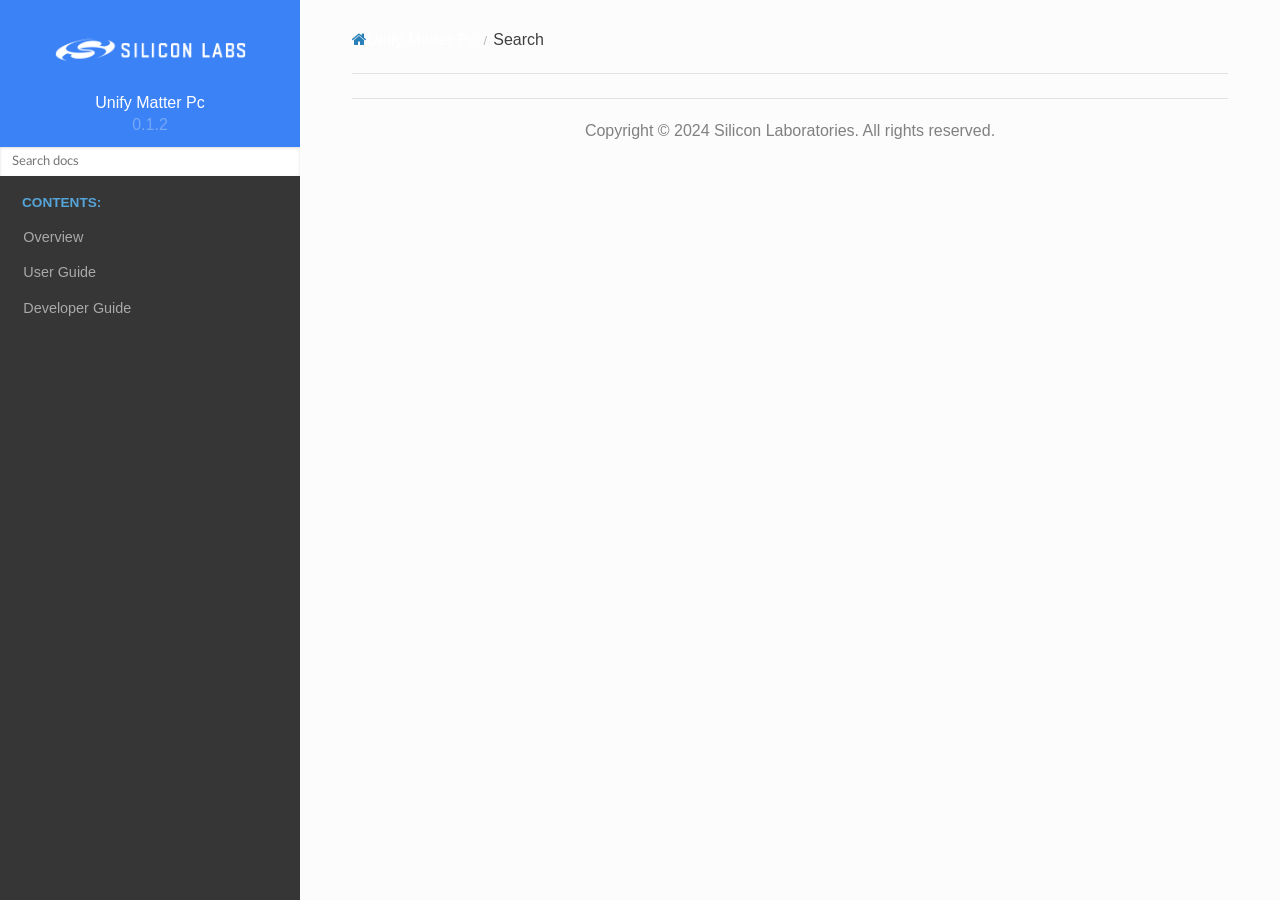
<file: docs/search.html>
<!DOCTYPE html>
<html class="writer-html5" lang="en" data-content_root="./">
<head>
  <meta charset="utf-8" />
  <meta name="viewport" content="width=device-width, initial-scale=1.0" />
  <title>Search &mdash; Unify Matter PC 0.1.2 documentation</title>
      <link rel="stylesheet" type="text/css" href="_static/pygments.css?v=80d5e7a1" />
      <link rel="stylesheet" type="text/css" href="_static/css/theme.css?v=19f00094" />
      <link rel="stylesheet" type="text/css" href="_static/tabs.css?v=a5c4661c" />
      <link rel="stylesheet" type="text/css" href="_static/custom_styles.css?v=f127214a" />

  
    <link rel="shortcut icon" href="_static/favicon.ico"/>
    
  <!--[if lt IE 9]>
    <script src="_static/js/html5shiv.min.js"></script>
  <![endif]-->
  
        <script src="_static/jquery.js?v=5d32c60e"></script>
        <script src="_static/_sphinx_javascript_frameworks_compat.js?v=2cd50e6c"></script>
        <script src="_static/documentation_options.js?v=92734c54"></script>
        <script src="_static/doctools.js?v=9a2dae69"></script>
        <script src="_static/sphinx_highlight.js?v=dc90522c"></script>
        <script src="_static/tabs.js?v=3030b3cb"></script>
    <script src="_static/js/theme.js"></script>
    <script src="_static/searchtools.js"></script>
    <script src="_static/language_data.js"></script>
    <link rel="index" title="Index" href="genindex.html" />
    <link rel="search" title="Search" href="#" /> 
</head>

<body class="wy-body-for-nav"> 
  <div class="wy-grid-for-nav">
    <nav data-toggle="wy-nav-shift" class="wy-nav-side">
      <div class="wy-side-scroll">
        <div class="wy-side-nav-search"  style="background: #3b82f6" >

          
          
          <a href="index.html" class="icon icon-home">
            Unify Matter PC
              <img src="_static/logo.png" class="logo" alt="Logo"/>
          </a>
              <div class="version">
                0.1.2
              </div>
<div role="search">
  <form id="rtd-search-form" class="wy-form" action="#" method="get">
    <input type="text" name="q" placeholder="Search docs" aria-label="Search docs" />
    <input type="hidden" name="check_keywords" value="yes" />
    <input type="hidden" name="area" value="default" />
  </form>
</div>
        </div><div class="wy-menu wy-menu-vertical" data-spy="affix" role="navigation" aria-label="Navigation menu">
              <p class="caption" role="heading"><span class="caption-text">Contents:</span></p>
<ul>
<li class="toctree-l1"><a class="reference internal" href="readme_overview.html">Overview</a></li>
<li class="toctree-l1"><a class="reference internal" href="readme_user.html">User Guide</a></li>
<li class="toctree-l1"><a class="reference internal" href="developer_guide.html">Developer Guide</a></li>
</ul>

        </div>
      </div>
    </nav>

    <section data-toggle="wy-nav-shift" class="wy-nav-content-wrap"><nav class="wy-nav-top" aria-label="Mobile navigation menu"  style="background: #3b82f6" >
          <i data-toggle="wy-nav-top" class="fa fa-bars"></i>
          <a href="index.html">Unify Matter PC</a>
      </nav>

      <div class="wy-nav-content">
        <div class="rst-content">
          <div role="navigation" aria-label="Page navigation">
  <ul class="wy-breadcrumbs">
      <li><a href="index.html" class="icon icon-home" aria-label="Home"></a></li>
      <li class="breadcrumb-item active">Search</li>
      <li class="wy-breadcrumbs-aside">
      </li>
  </ul>
  <hr/>
</div>
          <div role="main" class="document" itemscope="itemscope" itemtype="http://schema.org/Article">
           <div itemprop="articleBody">
             
  <noscript>
  <div id="fallback" class="admonition warning">
    <p class="last">
      Please activate JavaScript to enable the search functionality.
    </p>
  </div>
  </noscript>

  
  <div id="search-results">
  
  </div>

           </div>
          </div>
          <footer>
    <hr/>
    <p>Copyright © 2024 Silicon Laboratories. All rights reserved.</p>
</footer>
        </div>
      </div>
    </section>
  </div>
  <script>
      jQuery(function () {
          SphinxRtdTheme.Navigation.enable(true);
      });
  </script>
    <!-- Theme Analytics -->
    <script async src="https://www.googletagmanager.com/gtag/js?id=G-XXXXXXXXXX"></script>
    <script>
      window.dataLayer = window.dataLayer || [];
      function gtag(){dataLayer.push(arguments);}
      gtag('js', new Date());

      gtag('config', 'G-XXXXXXXXXX', {
          'anonymize_ip': false,
      });
    </script>
  <script>
    jQuery(function() { Search.loadIndex("searchindex.js"); });
  </script>
  
  <script id="searchindexloader"></script>
   


</body>
</html>
</file>
<file: docs/_static/pygments.css>
pre { line-height: 125%; }
td.linenos .normal { color: inherit; background-color: transparent; padding-left: 5px; padding-right: 5px; }
span.linenos { color: inherit; background-color: transparent; padding-left: 5px; padding-right: 5px; }
td.linenos .special { color: #000000; background-color: #ffffc0; padding-left: 5px; padding-right: 5px; }
span.linenos.special { color: #000000; background-color: #ffffc0; padding-left: 5px; padding-right: 5px; }
.highlight .hll { background-color: #ffffcc }
.highlight { background: #f8f8f8; }
.highlight .c { color: #3D7B7B; font-style: italic } /* Comment */
.highlight .err { border: 1px solid #FF0000 } /* Error */
.highlight .k { color: #008000; font-weight: bold } /* Keyword */
.highlight .o { color: #666666 } /* Operator */
.highlight .ch { color: #3D7B7B; font-style: italic } /* Comment.Hashbang */
.highlight .cm { color: #3D7B7B; font-style: italic } /* Comment.Multiline */
.highlight .cp { color: #9C6500 } /* Comment.Preproc */
.highlight .cpf { color: #3D7B7B; font-style: italic } /* Comment.PreprocFile */
.highlight .c1 { color: #3D7B7B; font-style: italic } /* Comment.Single */
.highlight .cs { color: #3D7B7B; font-style: italic } /* Comment.Special */
.highlight .gd { color: #A00000 } /* Generic.Deleted */
.highlight .ge { font-style: italic } /* Generic.Emph */
.highlight .ges { font-weight: bold; font-style: italic } /* Generic.EmphStrong */
.highlight .gr { color: #E40000 } /* Generic.Error */
.highlight .gh { color: #000080; font-weight: bold } /* Generic.Heading */
.highlight .gi { color: #008400 } /* Generic.Inserted */
.highlight .go { color: #717171 } /* Generic.Output */
.highlight .gp { color: #000080; font-weight: bold } /* Generic.Prompt */
.highlight .gs { font-weight: bold } /* Generic.Strong */
.highlight .gu { color: #800080; font-weight: bold } /* Generic.Subheading */
.highlight .gt { color: #0044DD } /* Generic.Traceback */
.highlight .kc { color: #008000; font-weight: bold } /* Keyword.Constant */
.highlight .kd { color: #008000; font-weight: bold } /* Keyword.Declaration */
.highlight .kn { color: #008000; font-weight: bold } /* Keyword.Namespace */
.highlight .kp { color: #008000 } /* Keyword.Pseudo */
.highlight .kr { color: #008000; font-weight: bold } /* Keyword.Reserved */
.highlight .kt { color: #B00040 } /* Keyword.Type */
.highlight .m { color: #666666 } /* Literal.Number */
.highlight .s { color: #BA2121 } /* Literal.String */
.highlight .na { color: #687822 } /* Name.Attribute */
.highlight .nb { color: #008000 } /* Name.Builtin */
.highlight .nc { color: #0000FF; font-weight: bold } /* Name.Class */
.highlight .no { color: #880000 } /* Name.Constant */
.highlight .nd { color: #AA22FF } /* Name.Decorator */
.highlight .ni { color: #717171; font-weight: bold } /* Name.Entity */
.highlight .ne { color: #CB3F38; font-weight: bold } /* Name.Exception */
.highlight .nf { color: #0000FF } /* Name.Function */
.highlight .nl { color: #767600 } /* Name.Label */
.highlight .nn { color: #0000FF; font-weight: bold } /* Name.Namespace */
.highlight .nt { color: #008000; font-weight: bold } /* Name.Tag */
.highlight .nv { color: #19177C } /* Name.Variable */
.highlight .ow { color: #AA22FF; font-weight: bold } /* Operator.Word */
.highlight .w { color: #bbbbbb } /* Text.Whitespace */
.highlight .mb { color: #666666 } /* Literal.Number.Bin */
.highlight .mf { color: #666666 } /* Literal.Number.Float */
.highlight .mh { color: #666666 } /* Literal.Number.Hex */
.highlight .mi { color: #666666 } /* Literal.Number.Integer */
.highlight .mo { color: #666666 } /* Literal.Number.Oct */
.highlight .sa { color: #BA2121 } /* Literal.String.Affix */
.highlight .sb { color: #BA2121 } /* Literal.String.Backtick */
.highlight .sc { color: #BA2121 } /* Literal.String.Char */
.highlight .dl { color: #BA2121 } /* Literal.String.Delimiter */
.highlight .sd { color: #BA2121; font-style: italic } /* Literal.String.Doc */
.highlight .s2 { color: #BA2121 } /* Literal.String.Double */
.highlight .se { color: #AA5D1F; font-weight: bold } /* Literal.String.Escape */
.highlight .sh { color: #BA2121 } /* Literal.String.Heredoc */
.highlight .si { color: #A45A77; font-weight: bold } /* Literal.String.Interpol */
.highlight .sx { color: #008000 } /* Literal.String.Other */
.highlight .sr { color: #A45A77 } /* Literal.String.Regex */
.highlight .s1 { color: #BA2121 } /* Literal.String.Single */
.highlight .ss { color: #19177C } /* Literal.String.Symbol */
.highlight .bp { color: #008000 } /* Name.Builtin.Pseudo */
.highlight .fm { color: #0000FF } /* Name.Function.Magic */
.highlight .vc { color: #19177C } /* Name.Variable.Class */
.highlight .vg { color: #19177C } /* Name.Variable.Global */
.highlight .vi { color: #19177C } /* Name.Variable.Instance */
.highlight .vm { color: #19177C } /* Name.Variable.Magic */
.highlight .il { color: #666666 } /* Literal.Number.Integer.Long */
</file>
<file: docs/_static/css/theme.css>
html{box-sizing:border-box}*,:after,:before{box-sizing:inherit}article,aside,details,figcaption,figure,footer,header,hgroup,nav,section{display:block}audio,canvas,video{display:inline-block;*display:inline;*zoom:1}[hidden],audio:not([controls]){display:none}*{-webkit-box-sizing:border-box;-moz-box-sizing:border-box;box-sizing:border-box}html{font-size:100%;-webkit-text-size-adjust:100%;-ms-text-size-adjust:100%}body{margin:0}a:active,a:hover{outline:0}abbr[title]{border-bottom:1px dotted}b,strong{font-weight:700}blockquote{margin:0}dfn{font-style:italic}ins{background:#ff9;text-decoration:none}ins,mark{color:#000}mark{background:#ff0;font-style:italic;font-weight:700}.rst-content code,.rst-content tt,code,kbd,pre,samp{font-family:monospace,serif;_font-family:courier new,monospace;font-size:1em}pre{white-space:pre}q{quotes:none}q:after,q:before{content:"";content:none}small{font-size:85%}sub,sup{font-size:75%;line-height:0;position:relative;vertical-align:baseline}sup{top:-.5em}sub{bottom:-.25em}dl,ol,ul{margin:0;padding:0;list-style:none;list-style-image:none}li{list-style:none}dd{margin:0}img{border:0;-ms-interpolation-mode:bicubic;vertical-align:middle;max-width:100%}svg:not(:root){overflow:hidden}figure,form{margin:0}label{cursor:pointer}button,input,select,textarea{font-size:100%;margin:0;vertical-align:baseline;*vertical-align:middle}button,input{line-height:normal}button,input[type=button],input[type=reset],input[type=submit]{cursor:pointer;-webkit-appearance:button;*overflow:visible}button[disabled],input[disabled]{cursor:default}input[type=search]{-webkit-appearance:textfield;-moz-box-sizing:content-box;-webkit-box-sizing:content-box;box-sizing:content-box}textarea{resize:vertical}table{border-collapse:collapse;border-spacing:0}td{vertical-align:top}.chromeframe{margin:.2em 0;background:#ccc;color:#000;padding:.2em 0}.ir{display:block;border:0;text-indent:-999em;overflow:hidden;background-color:transparent;background-repeat:no-repeat;text-align:left;direction:ltr;*line-height:0}.ir br{display:none}.hidden{display:none!important;visibility:hidden}.visuallyhidden{border:0;clip:rect(0 0 0 0);height:1px;margin:-1px;overflow:hidden;padding:0;position:absolute;width:1px}.visuallyhidden.focusable:active,.visuallyhidden.focusable:focus{clip:auto;height:auto;margin:0;overflow:visible;position:static;width:auto}.invisible{visibility:hidden}.relative{position:relative}big,small{font-size:100%}@media print{body,html,section{background:none!important}*{box-shadow:none!important;text-shadow:none!important;filter:none!important;-ms-filter:none!important}a,a:visited{text-decoration:underline}.ir a:after,a[href^="#"]:after,a[href^="javascript:"]:after{content:""}blockquote,pre{page-break-inside:avoid}thead{display:table-header-group}img,tr{page-break-inside:avoid}img{max-width:100%!important}@page{margin:.5cm}.rst-content .toctree-wrapper>p.caption,h2,h3,p{orphans:3;widows:3}.rst-content .toctree-wrapper>p.caption,h2,h3{page-break-after:avoid}}.btn,.fa:before,.icon:before,.rst-content .admonition,.rst-content .admonition-title:before,.rst-content .admonition-todo,.rst-content .attention,.rst-content .caution,.rst-content .code-block-caption .headerlink:before,.rst-content .danger,.rst-content .eqno .headerlink:before,.rst-content .error,.rst-content .hint,.rst-content .important,.rst-content .note,.rst-content .seealso,.rst-content .tip,.rst-content .warning,.rst-content code.download span:first-child:before,.rst-content dl dt .headerlink:before,.rst-content h1 .headerlink:before,.rst-content h2 .headerlink:before,.rst-content h3 .headerlink:before,.rst-content h4 .headerlink:before,.rst-content h5 .headerlink:before,.rst-content h6 .headerlink:before,.rst-content p.caption .headerlink:before,.rst-content p .headerlink:before,.rst-content table>caption .headerlink:before,.rst-content tt.download span:first-child:before,.wy-alert,.wy-dropdown .caret:before,.wy-inline-validate.wy-inline-validate-danger .wy-input-context:before,.wy-inline-validate.wy-inline-validate-info .wy-input-context:before,.wy-inline-validate.wy-inline-validate-success .wy-input-context:before,.wy-inline-validate.wy-inline-validate-warning .wy-input-context:before,.wy-menu-vertical li.current>a button.toctree-expand:before,.wy-menu-vertical li.on a button.toctree-expand:before,.wy-menu-vertical li button.toctree-expand:before,input[type=color],input[type=date],input[type=datetime-local],input[type=datetime],input[type=email],input[type=month],input[type=number],input[type=password],input[type=search],input[type=tel],input[type=text],input[type=time],input[type=url],input[type=week],select,textarea{-webkit-font-smoothing:antialiased}.clearfix{*zoom:1}.clearfix:after,.clearfix:before{display:table;content:""}.clearfix:after{clear:both}/*!
 *  Font Awesome 4.7.0 by @davegandy - http://fontawesome.io - @fontawesome
 *  License - http://fontawesome.io/license (Font: SIL OFL 1.1, CSS: MIT License)
 */@font-face{font-family:FontAwesome;src:url(fonts/fontawesome-webfont.eot?674f50d287a8c48dc19ba404d20fe713);src:url(fonts/fontawesome-webfont.eot?674f50d287a8c48dc19ba404d20fe713?#iefix&v=4.7.0) format("embedded-opentype"),url(fonts/fontawesome-webfont.woff2?af7ae505a9eed503f8b8e6982036873e) format("woff2"),url(fonts/fontawesome-webfont.woff?fee66e712a8a08eef5805a46892932ad) format("woff"),url(fonts/fontawesome-webfont.ttf?b06871f281fee6b241d60582ae9369b9) format("truetype"),url(fonts/fontawesome-webfont.svg?912ec66d7572ff821749319396470bde#fontawesomeregular) format("svg");font-weight:400;font-style:normal}.fa,.icon,.rst-content .admonition-title,.rst-content .code-block-caption .headerlink,.rst-content .eqno .headerlink,.rst-content code.download span:first-child,.rst-content dl dt .headerlink,.rst-content h1 .headerlink,.rst-content h2 .headerlink,.rst-content h3 .headerlink,.rst-content h4 .headerlink,.rst-content h5 .headerlink,.rst-content h6 .headerlink,.rst-content p.caption .headerlink,.rst-content p .headerlink,.rst-content table>caption .headerlink,.rst-content tt.download span:first-child,.wy-menu-vertical li.current>a button.toctree-expand,.wy-menu-vertical li.on a button.toctree-expand,.wy-menu-vertical li button.toctree-expand{display:inline-block;font:normal normal normal 14px/1 FontAwesome;font-size:inherit;text-rendering:auto;-webkit-font-smoothing:antialiased;-moz-osx-font-smoothing:grayscale}.fa-lg{font-size:1.33333em;line-height:.75em;vertical-align:-15%}.fa-2x{font-size:2em}.fa-3x{font-size:3em}.fa-4x{font-size:4em}.fa-5x{font-size:5em}.fa-fw{width:1.28571em;text-align:center}.fa-ul{padding-left:0;margin-left:2.14286em;list-style-type:none}.fa-ul>li{position:relative}.fa-li{position:absolute;left:-2.14286em;width:2.14286em;top:.14286em;text-align:center}.fa-li.fa-lg{left:-1.85714em}.fa-border{padding:.2em .25em .15em;border:.08em solid #eee;border-radius:.1em}.fa-pull-left{float:left}.fa-pull-right{float:right}.fa-pull-left.icon,.fa.fa-pull-left,.rst-content .code-block-caption .fa-pull-left.headerlink,.rst-content .eqno .fa-pull-left.headerlink,.rst-content .fa-pull-left.admonition-title,.rst-content code.download span.fa-pull-left:first-child,.rst-content dl dt .fa-pull-left.headerlink,.rst-content h1 .fa-pull-left.headerlink,.rst-content h2 .fa-pull-left.headerlink,.rst-content h3 .fa-pull-left.headerlink,.rst-content h4 .fa-pull-left.headerlink,.rst-content h5 .fa-pull-left.headerlink,.rst-content h6 .fa-pull-left.headerlink,.rst-content p .fa-pull-left.headerlink,.rst-content table>caption .fa-pull-left.headerlink,.rst-content tt.download span.fa-pull-left:first-child,.wy-menu-vertical li.current>a button.fa-pull-left.toctree-expand,.wy-menu-vertical li.on a button.fa-pull-left.toctree-expand,.wy-menu-vertical li button.fa-pull-left.toctree-expand{margin-right:.3em}.fa-pull-right.icon,.fa.fa-pull-right,.rst-content .code-block-caption .fa-pull-right.headerlink,.rst-content .eqno .fa-pull-right.headerlink,.rst-content .fa-pull-right.admonition-title,.rst-content code.download span.fa-pull-right:first-child,.rst-content dl dt .fa-pull-right.headerlink,.rst-content h1 .fa-pull-right.headerlink,.rst-content h2 .fa-pull-right.headerlink,.rst-content h3 .fa-pull-right.headerlink,.rst-content h4 .fa-pull-right.headerlink,.rst-content h5 .fa-pull-right.headerlink,.rst-content h6 .fa-pull-right.headerlink,.rst-content p .fa-pull-right.headerlink,.rst-content table>caption .fa-pull-right.headerlink,.rst-content tt.download span.fa-pull-right:first-child,.wy-menu-vertical li.current>a button.fa-pull-right.toctree-expand,.wy-menu-vertical li.on a button.fa-pull-right.toctree-expand,.wy-menu-vertical li button.fa-pull-right.toctree-expand{margin-left:.3em}.pull-right{float:right}.pull-left{float:left}.fa.pull-left,.pull-left.icon,.rst-content .code-block-caption .pull-left.headerlink,.rst-content .eqno .pull-left.headerlink,.rst-content .pull-left.admonition-title,.rst-content code.download span.pull-left:first-child,.rst-content dl dt .pull-left.headerlink,.rst-content h1 .pull-left.headerlink,.rst-content h2 .pull-left.headerlink,.rst-content h3 .pull-left.headerlink,.rst-content h4 .pull-left.headerlink,.rst-content h5 .pull-left.headerlink,.rst-content h6 .pull-left.headerlink,.rst-content p .pull-left.headerlink,.rst-content table>caption .pull-left.headerlink,.rst-content tt.download span.pull-left:first-child,.wy-menu-vertical li.current>a button.pull-left.toctree-expand,.wy-menu-vertical li.on a button.pull-left.toctree-expand,.wy-menu-vertical li button.pull-left.toctree-expand{margin-right:.3em}.fa.pull-right,.pull-right.icon,.rst-content .code-block-caption .pull-right.headerlink,.rst-content .eqno .pull-right.headerlink,.rst-content .pull-right.admonition-title,.rst-content code.download span.pull-right:first-child,.rst-content dl dt .pull-right.headerlink,.rst-content h1 .pull-right.headerlink,.rst-content h2 .pull-right.headerlink,.rst-content h3 .pull-right.headerlink,.rst-content h4 .pull-right.headerlink,.rst-content h5 .pull-right.headerlink,.rst-content h6 .pull-right.headerlink,.rst-content p .pull-right.headerlink,.rst-content table>caption .pull-right.headerlink,.rst-content tt.download span.pull-right:first-child,.wy-menu-vertical li.current>a button.pull-right.toctree-expand,.wy-menu-vertical li.on a button.pull-right.toctree-expand,.wy-menu-vertical li button.pull-right.toctree-expand{margin-left:.3em}.fa-spin{-webkit-animation:fa-spin 2s linear infinite;animation:fa-spin 2s linear infinite}.fa-pulse{-webkit-animation:fa-spin 1s steps(8) infinite;animation:fa-spin 1s steps(8) infinite}@-webkit-keyframes fa-spin{0%{-webkit-transform:rotate(0deg);transform:rotate(0deg)}to{-webkit-transform:rotate(359deg);transform:rotate(359deg)}}@keyframes fa-spin{0%{-webkit-transform:rotate(0deg);transform:rotate(0deg)}to{-webkit-transform:rotate(359deg);transform:rotate(359deg)}}.fa-rotate-90{-ms-filter:"progid:DXImageTransform.Microsoft.BasicImage(rotation=1)";-webkit-transform:rotate(90deg);-ms-transform:rotate(90deg);transform:rotate(90deg)}.fa-rotate-180{-ms-filter:"progid:DXImageTransform.Microsoft.BasicImage(rotation=2)";-webkit-transform:rotate(180deg);-ms-transform:rotate(180deg);transform:rotate(180deg)}.fa-rotate-270{-ms-filter:"progid:DXImageTransform.Microsoft.BasicImage(rotation=3)";-webkit-transform:rotate(270deg);-ms-transform:rotate(270deg);transform:rotate(270deg)}.fa-flip-horizontal{-ms-filter:"progid:DXImageTransform.Microsoft.BasicImage(rotation=0, mirror=1)";-webkit-transform:scaleX(-1);-ms-transform:scaleX(-1);transform:scaleX(-1)}.fa-flip-vertical{-ms-filter:"progid:DXImageTransform.Microsoft.BasicImage(rotation=2, mirror=1)";-webkit-transform:scaleY(-1);-ms-transform:scaleY(-1);transform:scaleY(-1)}:root .fa-flip-horizontal,:root .fa-flip-vertical,:root .fa-rotate-90,:root .fa-rotate-180,:root .fa-rotate-270{filter:none}.fa-stack{position:relative;display:inline-block;width:2em;height:2em;line-height:2em;vertical-align:middle}.fa-stack-1x,.fa-stack-2x{position:absolute;left:0;width:100%;text-align:center}.fa-stack-1x{line-height:inherit}.fa-stack-2x{font-size:2em}.fa-inverse{color:#fff}.fa-glass:before{content:""}.fa-music:before{content:""}.fa-search:before,.icon-search:before{content:""}.fa-envelope-o:before{content:""}.fa-heart:before{content:""}.fa-star:before{content:""}.fa-star-o:before{content:""}.fa-user:before{content:""}.fa-film:before{content:""}.fa-th-large:before{content:""}.fa-th:before{content:""}.fa-th-list:before{content:""}.fa-check:before{content:""}.fa-close:before,.fa-remove:before,.fa-times:before{content:""}.fa-search-plus:before{content:""}.fa-search-minus:before{content:""}.fa-power-off:before{content:""}.fa-signal:before{content:""}.fa-cog:before,.fa-gear:before{content:""}.fa-trash-o:before{content:""}.fa-home:before,.icon-home:before{content:""}.fa-file-o:before{content:""}.fa-clock-o:before{content:""}.fa-road:before{content:""}.fa-download:before,.rst-content code.download span:first-child:before,.rst-content tt.download span:first-child:before{content:""}.fa-arrow-circle-o-down:before{content:""}.fa-arrow-circle-o-up:before{content:""}.fa-inbox:before{content:""}.fa-play-circle-o:before{content:""}.fa-repeat:before,.fa-rotate-right:before{content:""}.fa-refresh:before{content:""}.fa-list-alt:before{content:""}.fa-lock:before{content:""}.fa-flag:before{content:""}.fa-headphones:before{content:""}.fa-volume-off:before{content:""}.fa-volume-down:before{content:""}.fa-volume-up:before{content:""}.fa-qrcode:before{content:""}.fa-barcode:before{content:""}.fa-tag:before{content:""}.fa-tags:before{content:""}.fa-book:before,.icon-book:before{content:""}.fa-bookmark:before{content:""}.fa-print:before{content:""}.fa-camera:before{content:""}.fa-font:before{content:""}.fa-bold:before{content:""}.fa-italic:before{content:""}.fa-text-height:before{content:""}.fa-text-width:before{content:""}.fa-align-left:before{content:""}.fa-align-center:before{content:""}.fa-align-right:before{content:""}.fa-align-justify:before{content:""}.fa-list:before{content:""}.fa-dedent:before,.fa-outdent:before{content:""}.fa-indent:before{content:""}.fa-video-camera:before{content:""}.fa-image:before,.fa-photo:before,.fa-picture-o:before{content:""}.fa-pencil:before{content:""}.fa-map-marker:before{content:""}.fa-adjust:before{content:""}.fa-tint:before{content:""}.fa-edit:before,.fa-pencil-square-o:before{content:""}.fa-share-square-o:before{content:""}.fa-check-square-o:before{content:""}.fa-arrows:before{content:""}.fa-step-backward:before{content:""}.fa-fast-backward:before{content:""}.fa-backward:before{content:""}.fa-play:before{content:""}.fa-pause:before{content:""}.fa-stop:before{content:""}.fa-forward:before{content:""}.fa-fast-forward:before{content:""}.fa-step-forward:before{content:""}.fa-eject:before{content:""}.fa-chevron-left:before{content:""}.fa-chevron-right:before{content:""}.fa-plus-circle:before{content:""}.fa-minus-circle:before{content:""}.fa-times-circle:before,.wy-inline-validate.wy-inline-validate-danger .wy-input-context:before{content:""}.fa-check-circle:before,.wy-inline-validate.wy-inline-validate-success .wy-input-context:before{content:""}.fa-question-circle:before{content:""}.fa-info-circle:before{content:""}.fa-crosshairs:before{content:""}.fa-times-circle-o:before{content:""}.fa-check-circle-o:before{content:""}.fa-ban:before{content:""}.fa-arrow-left:before{content:""}.fa-arrow-right:before{content:""}.fa-arrow-up:before{content:""}.fa-arrow-down:before{content:""}.fa-mail-forward:before,.fa-share:before{content:""}.fa-expand:before{content:""}.fa-compress:before{content:""}.fa-plus:before{content:""}.fa-minus:before{content:""}.fa-asterisk:before{content:""}.fa-exclamation-circle:before,.rst-content .admonition-title:before,.wy-inline-validate.wy-inline-validate-info .wy-input-context:before,.wy-inline-validate.wy-inline-validate-warning .wy-input-context:before{content:""}.fa-gift:before{content:""}.fa-leaf:before{content:""}.fa-fire:before,.icon-fire:before{content:""}.fa-eye:before{content:""}.fa-eye-slash:before{content:""}.fa-exclamation-triangle:before,.fa-warning:before{content:""}.fa-plane:before{content:""}.fa-calendar:before{content:""}.fa-random:before{content:""}.fa-comment:before{content:""}.fa-magnet:before{content:""}.fa-chevron-up:before{content:""}.fa-chevron-down:before{content:""}.fa-retweet:before{content:""}.fa-shopping-cart:before{content:""}.fa-folder:before{content:""}.fa-folder-open:before{content:""}.fa-arrows-v:before{content:""}.fa-arrows-h:before{content:""}.fa-bar-chart-o:before,.fa-bar-chart:before{content:""}.fa-twitter-square:before{content:""}.fa-facebook-square:before{content:""}.fa-camera-retro:before{content:""}.fa-key:before{content:""}.fa-cogs:before,.fa-gears:before{content:""}.fa-comments:before{content:""}.fa-thumbs-o-up:before{content:""}.fa-thumbs-o-down:before{content:""}.fa-star-half:before{content:""}.fa-heart-o:before{content:""}.fa-sign-out:before{content:""}.fa-linkedin-square:before{content:""}.fa-thumb-tack:before{content:""}.fa-external-link:before{content:""}.fa-sign-in:before{content:""}.fa-trophy:before{content:""}.fa-github-square:before{content:""}.fa-upload:before{content:""}.fa-lemon-o:before{content:""}.fa-phone:before{content:""}.fa-square-o:before{content:""}.fa-bookmark-o:before{content:""}.fa-phone-square:before{content:""}.fa-twitter:before{content:""}.fa-facebook-f:before,.fa-facebook:before{content:""}.fa-github:before,.icon-github:before{content:""}.fa-unlock:before{content:""}.fa-credit-card:before{content:""}.fa-feed:before,.fa-rss:before{content:""}.fa-hdd-o:before{content:""}.fa-bullhorn:before{content:""}.fa-bell:before{content:""}.fa-certificate:before{content:""}.fa-hand-o-right:before{content:""}.fa-hand-o-left:before{content:""}.fa-hand-o-up:before{content:""}.fa-hand-o-down:before{content:""}.fa-arrow-circle-left:before,.icon-circle-arrow-left:before{content:""}.fa-arrow-circle-right:before,.icon-circle-arrow-right:before{content:""}.fa-arrow-circle-up:before{content:""}.fa-arrow-circle-down:before{content:""}.fa-globe:before{content:""}.fa-wrench:before{content:""}.fa-tasks:before{content:""}.fa-filter:before{content:""}.fa-briefcase:before{content:""}.fa-arrows-alt:before{content:""}.fa-group:before,.fa-users:before{content:""}.fa-chain:before,.fa-link:before,.icon-link:before{content:""}.fa-cloud:before{content:""}.fa-flask:before{content:""}.fa-cut:before,.fa-scissors:before{content:""}.fa-copy:before,.fa-files-o:before{content:""}.fa-paperclip:before{content:""}.fa-floppy-o:before,.fa-save:before{content:""}.fa-square:before{content:""}.fa-bars:before,.fa-navicon:before,.fa-reorder:before{content:""}.fa-list-ul:before{content:""}.fa-list-ol:before{content:""}.fa-strikethrough:before{content:""}.fa-underline:before{content:""}.fa-table:before{content:""}.fa-magic:before{content:""}.fa-truck:before{content:""}.fa-pinterest:before{content:""}.fa-pinterest-square:before{content:""}.fa-google-plus-square:before{content:""}.fa-google-plus:before{content:""}.fa-money:before{content:""}.fa-caret-down:before,.icon-caret-down:before,.wy-dropdown .caret:before{content:""}.fa-caret-up:before{content:""}.fa-caret-left:before{content:""}.fa-caret-right:before{content:""}.fa-columns:before{content:""}.fa-sort:before,.fa-unsorted:before{content:""}.fa-sort-desc:before,.fa-sort-down:before{content:""}.fa-sort-asc:before,.fa-sort-up:before{content:""}.fa-envelope:before{content:""}.fa-linkedin:before{content:""}.fa-rotate-left:before,.fa-undo:before{content:""}.fa-gavel:before,.fa-legal:before{content:""}.fa-dashboard:before,.fa-tachometer:before{content:""}.fa-comment-o:before{content:""}.fa-comments-o:before{content:""}.fa-bolt:before,.fa-flash:before{content:""}.fa-sitemap:before{content:""}.fa-umbrella:before{content:""}.fa-clipboard:before,.fa-paste:before{content:""}.fa-lightbulb-o:before{content:""}.fa-exchange:before{content:""}.fa-cloud-download:before{content:""}.fa-cloud-upload:before{content:""}.fa-user-md:before{content:""}.fa-stethoscope:before{content:""}.fa-suitcase:before{content:""}.fa-bell-o:before{content:""}.fa-coffee:before{content:""}.fa-cutlery:before{content:""}.fa-file-text-o:before{content:""}.fa-building-o:before{content:""}.fa-hospital-o:before{content:""}.fa-ambulance:before{content:""}.fa-medkit:before{content:""}.fa-fighter-jet:before{content:""}.fa-beer:before{content:""}.fa-h-square:before{content:""}.fa-plus-square:before{content:""}.fa-angle-double-left:before{content:""}.fa-angle-double-right:before{content:""}.fa-angle-double-up:before{content:""}.fa-angle-double-down:before{content:""}.fa-angle-left:before{content:""}.fa-angle-right:before{content:""}.fa-angle-up:before{content:""}.fa-angle-down:before{content:""}.fa-desktop:before{content:""}.fa-laptop:before{content:""}.fa-tablet:before{content:""}.fa-mobile-phone:before,.fa-mobile:before{content:""}.fa-circle-o:before{content:""}.fa-quote-left:before{content:""}.fa-quote-right:before{content:""}.fa-spinner:before{content:""}.fa-circle:before{content:""}.fa-mail-reply:before,.fa-reply:before{content:""}.fa-github-alt:before{content:""}.fa-folder-o:before{content:""}.fa-folder-open-o:before{content:""}.fa-smile-o:before{content:""}.fa-frown-o:before{content:""}.fa-meh-o:before{content:""}.fa-gamepad:before{content:""}.fa-keyboard-o:before{content:""}.fa-flag-o:before{content:""}.fa-flag-checkered:before{content:""}.fa-terminal:before{content:""}.fa-code:before{content:""}.fa-mail-reply-all:before,.fa-reply-all:before{content:""}.fa-star-half-empty:before,.fa-star-half-full:before,.fa-star-half-o:before{content:""}.fa-location-arrow:before{content:""}.fa-crop:before{content:""}.fa-code-fork:before{content:""}.fa-chain-broken:before,.fa-unlink:before{content:""}.fa-question:before{content:""}.fa-info:before{content:""}.fa-exclamation:before{content:""}.fa-superscript:before{content:""}.fa-subscript:before{content:""}.fa-eraser:before{content:""}.fa-puzzle-piece:before{content:""}.fa-microphone:before{content:""}.fa-microphone-slash:before{content:""}.fa-shield:before{content:""}.fa-calendar-o:before{content:""}.fa-fire-extinguisher:before{content:""}.fa-rocket:before{content:""}.fa-maxcdn:before{content:""}.fa-chevron-circle-left:before{content:""}.fa-chevron-circle-right:before{content:""}.fa-chevron-circle-up:before{content:""}.fa-chevron-circle-down:before{content:""}.fa-html5:before{content:""}.fa-css3:before{content:""}.fa-anchor:before{content:""}.fa-unlock-alt:before{content:""}.fa-bullseye:before{content:""}.fa-ellipsis-h:before{content:""}.fa-ellipsis-v:before{content:""}.fa-rss-square:before{content:""}.fa-play-circle:before{content:""}.fa-ticket:before{content:""}.fa-minus-square:before{content:""}.fa-minus-square-o:before,.wy-menu-vertical li.current>a button.toctree-expand:before,.wy-menu-vertical li.on a button.toctree-expand:before{content:""}.fa-level-up:before{content:""}.fa-level-down:before{content:""}.fa-check-square:before{content:""}.fa-pencil-square:before{content:""}.fa-external-link-square:before{content:""}.fa-share-square:before{content:""}.fa-compass:before{content:""}.fa-caret-square-o-down:before,.fa-toggle-down:before{content:""}.fa-caret-square-o-up:before,.fa-toggle-up:before{content:""}.fa-caret-square-o-right:before,.fa-toggle-right:before{content:""}.fa-eur:before,.fa-euro:before{content:""}.fa-gbp:before{content:""}.fa-dollar:before,.fa-usd:before{content:""}.fa-inr:before,.fa-rupee:before{content:""}.fa-cny:before,.fa-jpy:before,.fa-rmb:before,.fa-yen:before{content:""}.fa-rouble:before,.fa-rub:before,.fa-ruble:before{content:""}.fa-krw:before,.fa-won:before{content:""}.fa-bitcoin:before,.fa-btc:before{content:""}.fa-file:before{content:""}.fa-file-text:before{content:""}.fa-sort-alpha-asc:before{content:""}.fa-sort-alpha-desc:before{content:""}.fa-sort-amount-asc:before{content:""}.fa-sort-amount-desc:before{content:""}.fa-sort-numeric-asc:before{content:""}.fa-sort-numeric-desc:before{content:""}.fa-thumbs-up:before{content:""}.fa-thumbs-down:before{content:""}.fa-youtube-square:before{content:""}.fa-youtube:before{content:""}.fa-xing:before{content:""}.fa-xing-square:before{content:""}.fa-youtube-play:before{content:""}.fa-dropbox:before{content:""}.fa-stack-overflow:before{content:""}.fa-instagram:before{content:""}.fa-flickr:before{content:""}.fa-adn:before{content:""}.fa-bitbucket:before,.icon-bitbucket:before{content:""}.fa-bitbucket-square:before{content:""}.fa-tumblr:before{content:""}.fa-tumblr-square:before{content:""}.fa-long-arrow-down:before{content:""}.fa-long-arrow-up:before{content:""}.fa-long-arrow-left:before{content:""}.fa-long-arrow-right:before{content:""}.fa-apple:before{content:""}.fa-windows:before{content:""}.fa-android:before{content:""}.fa-linux:before{content:""}.fa-dribbble:before{content:""}.fa-skype:before{content:""}.fa-foursquare:before{content:""}.fa-trello:before{content:""}.fa-female:before{content:""}.fa-male:before{content:""}.fa-gittip:before,.fa-gratipay:before{content:""}.fa-sun-o:before{content:""}.fa-moon-o:before{content:""}.fa-archive:before{content:""}.fa-bug:before{content:""}.fa-vk:before{content:""}.fa-weibo:before{content:""}.fa-renren:before{content:""}.fa-pagelines:before{content:""}.fa-stack-exchange:before{content:""}.fa-arrow-circle-o-right:before{content:""}.fa-arrow-circle-o-left:before{content:""}.fa-caret-square-o-left:before,.fa-toggle-left:before{content:""}.fa-dot-circle-o:before{content:""}.fa-wheelchair:before{content:""}.fa-vimeo-square:before{content:""}.fa-try:before,.fa-turkish-lira:before{content:""}.fa-plus-square-o:before,.wy-menu-vertical li button.toctree-expand:before{content:""}.fa-space-shuttle:before{content:""}.fa-slack:before{content:""}.fa-envelope-square:before{content:""}.fa-wordpress:before{content:""}.fa-openid:before{content:""}.fa-bank:before,.fa-institution:before,.fa-university:before{content:""}.fa-graduation-cap:before,.fa-mortar-board:before{content:""}.fa-yahoo:before{content:""}.fa-google:before{content:""}.fa-reddit:before{content:""}.fa-reddit-square:before{content:""}.fa-stumbleupon-circle:before{content:""}.fa-stumbleupon:before{content:""}.fa-delicious:before{content:""}.fa-digg:before{content:""}.fa-pied-piper-pp:before{content:""}.fa-pied-piper-alt:before{content:""}.fa-drupal:before{content:""}.fa-joomla:before{content:""}.fa-language:before{content:""}.fa-fax:before{content:""}.fa-building:before{content:""}.fa-child:before{content:""}.fa-paw:before{content:""}.fa-spoon:before{content:""}.fa-cube:before{content:""}.fa-cubes:before{content:""}.fa-behance:before{content:""}.fa-behance-square:before{content:""}.fa-steam:before{content:""}.fa-steam-square:before{content:""}.fa-recycle:before{content:""}.fa-automobile:before,.fa-car:before{content:""}.fa-cab:before,.fa-taxi:before{content:""}.fa-tree:before{content:""}.fa-spotify:before{content:""}.fa-deviantart:before{content:""}.fa-soundcloud:before{content:""}.fa-database:before{content:""}.fa-file-pdf-o:before{content:""}.fa-file-word-o:before{content:""}.fa-file-excel-o:before{content:""}.fa-file-powerpoint-o:before{content:""}.fa-file-image-o:before,.fa-file-photo-o:before,.fa-file-picture-o:before{content:""}.fa-file-archive-o:before,.fa-file-zip-o:before{content:""}.fa-file-audio-o:before,.fa-file-sound-o:before{content:""}.fa-file-movie-o:before,.fa-file-video-o:before{content:""}.fa-file-code-o:before{content:""}.fa-vine:before{content:""}.fa-codepen:before{content:""}.fa-jsfiddle:before{content:""}.fa-life-bouy:before,.fa-life-buoy:before,.fa-life-ring:before,.fa-life-saver:before,.fa-support:before{content:""}.fa-circle-o-notch:before{content:""}.fa-ra:before,.fa-rebel:before,.fa-resistance:before{content:""}.fa-empire:before,.fa-ge:before{content:""}.fa-git-square:before{content:""}.fa-git:before{content:""}.fa-hacker-news:before,.fa-y-combinator-square:before,.fa-yc-square:before{content:""}.fa-tencent-weibo:before{content:""}.fa-qq:before{content:""}.fa-wechat:before,.fa-weixin:before{content:""}.fa-paper-plane:before,.fa-send:before{content:""}.fa-paper-plane-o:before,.fa-send-o:before{content:""}.fa-history:before{content:""}.fa-circle-thin:before{content:""}.fa-header:before{content:""}.fa-paragraph:before{content:""}.fa-sliders:before{content:""}.fa-share-alt:before{content:""}.fa-share-alt-square:before{content:""}.fa-bomb:before{content:""}.fa-futbol-o:before,.fa-soccer-ball-o:before{content:""}.fa-tty:before{content:""}.fa-binoculars:before{content:""}.fa-plug:before{content:""}.fa-slideshare:before{content:""}.fa-twitch:before{content:""}.fa-yelp:before{content:""}.fa-newspaper-o:before{content:""}.fa-wifi:before{content:""}.fa-calculator:before{content:""}.fa-paypal:before{content:""}.fa-google-wallet:before{content:""}.fa-cc-visa:before{content:""}.fa-cc-mastercard:before{content:""}.fa-cc-discover:before{content:""}.fa-cc-amex:before{content:""}.fa-cc-paypal:before{content:""}.fa-cc-stripe:before{content:""}.fa-bell-slash:before{content:""}.fa-bell-slash-o:before{content:""}.fa-trash:before{content:""}.fa-copyright:before{content:""}.fa-at:before{content:""}.fa-eyedropper:before{content:""}.fa-paint-brush:before{content:""}.fa-birthday-cake:before{content:""}.fa-area-chart:before{content:""}.fa-pie-chart:before{content:""}.fa-line-chart:before{content:""}.fa-lastfm:before{content:""}.fa-lastfm-square:before{content:""}.fa-toggle-off:before{content:""}.fa-toggle-on:before{content:""}.fa-bicycle:before{content:""}.fa-bus:before{content:""}.fa-ioxhost:before{content:""}.fa-angellist:before{content:""}.fa-cc:before{content:""}.fa-ils:before,.fa-shekel:before,.fa-sheqel:before{content:""}.fa-meanpath:before{content:""}.fa-buysellads:before{content:""}.fa-connectdevelop:before{content:""}.fa-dashcube:before{content:""}.fa-forumbee:before{content:""}.fa-leanpub:before{content:""}.fa-sellsy:before{content:""}.fa-shirtsinbulk:before{content:""}.fa-simplybuilt:before{content:""}.fa-skyatlas:before{content:""}.fa-cart-plus:before{content:""}.fa-cart-arrow-down:before{content:""}.fa-diamond:before{content:""}.fa-ship:before{content:""}.fa-user-secret:before{content:""}.fa-motorcycle:before{content:""}.fa-street-view:before{content:""}.fa-heartbeat:before{content:""}.fa-venus:before{content:""}.fa-mars:before{content:""}.fa-mercury:before{content:""}.fa-intersex:before,.fa-transgender:before{content:""}.fa-transgender-alt:before{content:""}.fa-venus-double:before{content:""}.fa-mars-double:before{content:""}.fa-venus-mars:before{content:""}.fa-mars-stroke:before{content:""}.fa-mars-stroke-v:before{content:""}.fa-mars-stroke-h:before{content:""}.fa-neuter:before{content:""}.fa-genderless:before{content:""}.fa-facebook-official:before{content:""}.fa-pinterest-p:before{content:""}.fa-whatsapp:before{content:""}.fa-server:before{content:""}.fa-user-plus:before{content:""}.fa-user-times:before{content:""}.fa-bed:before,.fa-hotel:before{content:""}.fa-viacoin:before{content:""}.fa-train:before{content:""}.fa-subway:before{content:""}.fa-medium:before{content:""}.fa-y-combinator:before,.fa-yc:before{content:""}.fa-optin-monster:before{content:""}.fa-opencart:before{content:""}.fa-expeditedssl:before{content:""}.fa-battery-4:before,.fa-battery-full:before,.fa-battery:before{content:""}.fa-battery-3:before,.fa-battery-three-quarters:before{content:""}.fa-battery-2:before,.fa-battery-half:before{content:""}.fa-battery-1:before,.fa-battery-quarter:before{content:""}.fa-battery-0:before,.fa-battery-empty:before{content:""}.fa-mouse-pointer:before{content:""}.fa-i-cursor:before{content:""}.fa-object-group:before{content:""}.fa-object-ungroup:before{content:""}.fa-sticky-note:before{content:""}.fa-sticky-note-o:before{content:""}.fa-cc-jcb:before{content:""}.fa-cc-diners-club:before{content:""}.fa-clone:before{content:""}.fa-balance-scale:before{content:""}.fa-hourglass-o:before{content:""}.fa-hourglass-1:before,.fa-hourglass-start:before{content:""}.fa-hourglass-2:before,.fa-hourglass-half:before{content:""}.fa-hourglass-3:before,.fa-hourglass-end:before{content:""}.fa-hourglass:before{content:""}.fa-hand-grab-o:before,.fa-hand-rock-o:before{content:""}.fa-hand-paper-o:before,.fa-hand-stop-o:before{content:""}.fa-hand-scissors-o:before{content:""}.fa-hand-lizard-o:before{content:""}.fa-hand-spock-o:before{content:""}.fa-hand-pointer-o:before{content:""}.fa-hand-peace-o:before{content:""}.fa-trademark:before{content:""}.fa-registered:before{content:""}.fa-creative-commons:before{content:""}.fa-gg:before{content:""}.fa-gg-circle:before{content:""}.fa-tripadvisor:before{content:""}.fa-odnoklassniki:before{content:""}.fa-odnoklassniki-square:before{content:""}.fa-get-pocket:before{content:""}.fa-wikipedia-w:before{content:""}.fa-safari:before{content:""}.fa-chrome:before{content:""}.fa-firefox:before{content:""}.fa-opera:before{content:""}.fa-internet-explorer:before{content:""}.fa-television:before,.fa-tv:before{content:""}.fa-contao:before{content:""}.fa-500px:before{content:""}.fa-amazon:before{content:""}.fa-calendar-plus-o:before{content:""}.fa-calendar-minus-o:before{content:""}.fa-calendar-times-o:before{content:""}.fa-calendar-check-o:before{content:""}.fa-industry:before{content:""}.fa-map-pin:before{content:""}.fa-map-signs:before{content:""}.fa-map-o:before{content:""}.fa-map:before{content:""}.fa-commenting:before{content:""}.fa-commenting-o:before{content:""}.fa-houzz:before{content:""}.fa-vimeo:before{content:""}.fa-black-tie:before{content:""}.fa-fonticons:before{content:""}.fa-reddit-alien:before{content:""}.fa-edge:before{content:""}.fa-credit-card-alt:before{content:""}.fa-codiepie:before{content:""}.fa-modx:before{content:""}.fa-fort-awesome:before{content:""}.fa-usb:before{content:""}.fa-product-hunt:before{content:""}.fa-mixcloud:before{content:""}.fa-scribd:before{content:""}.fa-pause-circle:before{content:""}.fa-pause-circle-o:before{content:""}.fa-stop-circle:before{content:""}.fa-stop-circle-o:before{content:""}.fa-shopping-bag:before{content:""}.fa-shopping-basket:before{content:""}.fa-hashtag:before{content:""}.fa-bluetooth:before{content:""}.fa-bluetooth-b:before{content:""}.fa-percent:before{content:""}.fa-gitlab:before,.icon-gitlab:before{content:""}.fa-wpbeginner:before{content:""}.fa-wpforms:before{content:""}.fa-envira:before{content:""}.fa-universal-access:before{content:""}.fa-wheelchair-alt:before{content:""}.fa-question-circle-o:before{content:""}.fa-blind:before{content:""}.fa-audio-description:before{content:""}.fa-volume-control-phone:before{content:""}.fa-braille:before{content:""}.fa-assistive-listening-systems:before{content:""}.fa-american-sign-language-interpreting:before,.fa-asl-interpreting:before{content:""}.fa-deaf:before,.fa-deafness:before,.fa-hard-of-hearing:before{content:""}.fa-glide:before{content:""}.fa-glide-g:before{content:""}.fa-sign-language:before,.fa-signing:before{content:""}.fa-low-vision:before{content:""}.fa-viadeo:before{content:""}.fa-viadeo-square:before{content:""}.fa-snapchat:before{content:""}.fa-snapchat-ghost:before{content:""}.fa-snapchat-square:before{content:""}.fa-pied-piper:before{content:""}.fa-first-order:before{content:""}.fa-yoast:before{content:""}.fa-themeisle:before{content:""}.fa-google-plus-circle:before,.fa-google-plus-official:before{content:""}.fa-fa:before,.fa-font-awesome:before{content:""}.fa-handshake-o:before{content:""}.fa-envelope-open:before{content:""}.fa-envelope-open-o:before{content:""}.fa-linode:before{content:""}.fa-address-book:before{content:""}.fa-address-book-o:before{content:""}.fa-address-card:before,.fa-vcard:before{content:""}.fa-address-card-o:before,.fa-vcard-o:before{content:""}.fa-user-circle:before{content:""}.fa-user-circle-o:before{content:""}.fa-user-o:before{content:""}.fa-id-badge:before{content:""}.fa-drivers-license:before,.fa-id-card:before{content:""}.fa-drivers-license-o:before,.fa-id-card-o:before{content:""}.fa-quora:before{content:""}.fa-free-code-camp:before{content:""}.fa-telegram:before{content:""}.fa-thermometer-4:before,.fa-thermometer-full:before,.fa-thermometer:before{content:""}.fa-thermometer-3:before,.fa-thermometer-three-quarters:before{content:""}.fa-thermometer-2:before,.fa-thermometer-half:before{content:""}.fa-thermometer-1:before,.fa-thermometer-quarter:before{content:""}.fa-thermometer-0:before,.fa-thermometer-empty:before{content:""}.fa-shower:before{content:""}.fa-bath:before,.fa-bathtub:before,.fa-s15:before{content:""}.fa-podcast:before{content:""}.fa-window-maximize:before{content:""}.fa-window-minimize:before{content:""}.fa-window-restore:before{content:""}.fa-times-rectangle:before,.fa-window-close:before{content:""}.fa-times-rectangle-o:before,.fa-window-close-o:before{content:""}.fa-bandcamp:before{content:""}.fa-grav:before{content:""}.fa-etsy:before{content:""}.fa-imdb:before{content:""}.fa-ravelry:before{content:""}.fa-eercast:before{content:""}.fa-microchip:before{content:""}.fa-snowflake-o:before{content:""}.fa-superpowers:before{content:""}.fa-wpexplorer:before{content:""}.fa-meetup:before{content:""}.sr-only{position:absolute;width:1px;height:1px;padding:0;margin:-1px;overflow:hidden;clip:rect(0,0,0,0);border:0}.sr-only-focusable:active,.sr-only-focusable:focus{position:static;width:auto;height:auto;margin:0;overflow:visible;clip:auto}.fa,.icon,.rst-content .admonition-title,.rst-content .code-block-caption .headerlink,.rst-content .eqno .headerlink,.rst-content code.download span:first-child,.rst-content dl dt .headerlink,.rst-content h1 .headerlink,.rst-content h2 .headerlink,.rst-content h3 .headerlink,.rst-content h4 .headerlink,.rst-content h5 .headerlink,.rst-content h6 .headerlink,.rst-content p.caption .headerlink,.rst-content p .headerlink,.rst-content table>caption .headerlink,.rst-content tt.download span:first-child,.wy-dropdown .caret,.wy-inline-validate.wy-inline-validate-danger .wy-input-context,.wy-inline-validate.wy-inline-validate-info .wy-input-context,.wy-inline-validate.wy-inline-validate-success .wy-input-context,.wy-inline-validate.wy-inline-validate-warning .wy-input-context,.wy-menu-vertical li.current>a button.toctree-expand,.wy-menu-vertical li.on a button.toctree-expand,.wy-menu-vertical li button.toctree-expand{font-family:inherit}.fa:before,.icon:before,.rst-content .admonition-title:before,.rst-content .code-block-caption .headerlink:before,.rst-content .eqno .headerlink:before,.rst-content code.download span:first-child:before,.rst-content dl dt .headerlink:before,.rst-content h1 .headerlink:before,.rst-content h2 .headerlink:before,.rst-content h3 .headerlink:before,.rst-content h4 .headerlink:before,.rst-content h5 .headerlink:before,.rst-content h6 .headerlink:before,.rst-content p.caption .headerlink:before,.rst-content p .headerlink:before,.rst-content table>caption .headerlink:before,.rst-content tt.download span:first-child:before,.wy-dropdown .caret:before,.wy-inline-validate.wy-inline-validate-danger .wy-input-context:before,.wy-inline-validate.wy-inline-validate-info .wy-input-context:before,.wy-inline-validate.wy-inline-validate-success .wy-input-context:before,.wy-inline-validate.wy-inline-validate-warning .wy-input-context:before,.wy-menu-vertical li.current>a button.toctree-expand:before,.wy-menu-vertical li.on a button.toctree-expand:before,.wy-menu-vertical li button.toctree-expand:before{font-family:FontAwesome;display:inline-block;font-style:normal;font-weight:400;line-height:1;text-decoration:inherit}.rst-content .code-block-caption a .headerlink,.rst-content .eqno a .headerlink,.rst-content a .admonition-title,.rst-content code.download a span:first-child,.rst-content dl dt a .headerlink,.rst-content h1 a .headerlink,.rst-content h2 a .headerlink,.rst-content h3 a .headerlink,.rst-content h4 a .headerlink,.rst-content h5 a .headerlink,.rst-content h6 a .headerlink,.rst-content p.caption a .headerlink,.rst-content p a .headerlink,.rst-content table>caption a .headerlink,.rst-content tt.download a span:first-child,.wy-menu-vertical li.current>a button.toctree-expand,.wy-menu-vertical li.on a button.toctree-expand,.wy-menu-vertical li a button.toctree-expand,a .fa,a .icon,a .rst-content .admonition-title,a .rst-content .code-block-caption .headerlink,a .rst-content .eqno .headerlink,a .rst-content code.download span:first-child,a .rst-content dl dt .headerlink,a .rst-content h1 .headerlink,a .rst-content h2 .headerlink,a .rst-content h3 .headerlink,a .rst-content h4 .headerlink,a .rst-content h5 .headerlink,a .rst-content h6 .headerlink,a .rst-content p.caption .headerlink,a .rst-content p .headerlink,a .rst-content table>caption .headerlink,a .rst-content tt.download span:first-child,a .wy-menu-vertical li button.toctree-expand{display:inline-block;text-decoration:inherit}.btn .fa,.btn .icon,.btn .rst-content .admonition-title,.btn .rst-content .code-block-caption .headerlink,.btn .rst-content .eqno .headerlink,.btn .rst-content code.download span:first-child,.btn .rst-content dl dt .headerlink,.btn .rst-content h1 .headerlink,.btn .rst-content h2 .headerlink,.btn .rst-content h3 .headerlink,.btn .rst-content h4 .headerlink,.btn .rst-content h5 .headerlink,.btn .rst-content h6 .headerlink,.btn .rst-content p .headerlink,.btn .rst-content table>caption .headerlink,.btn .rst-content tt.download span:first-child,.btn .wy-menu-vertical li.current>a button.toctree-expand,.btn .wy-menu-vertical li.on a button.toctree-expand,.btn .wy-menu-vertical li button.toctree-expand,.nav .fa,.nav .icon,.nav .rst-content .admonition-title,.nav .rst-content .code-block-caption .headerlink,.nav .rst-content .eqno .headerlink,.nav .rst-content code.download span:first-child,.nav .rst-content dl dt .headerlink,.nav .rst-content h1 .headerlink,.nav .rst-content h2 .headerlink,.nav .rst-content h3 .headerlink,.nav .rst-content h4 .headerlink,.nav .rst-content h5 .headerlink,.nav .rst-content h6 .headerlink,.nav .rst-content p .headerlink,.nav .rst-content table>caption .headerlink,.nav .rst-content tt.download span:first-child,.nav .wy-menu-vertical li.current>a button.toctree-expand,.nav .wy-menu-vertical li.on a button.toctree-expand,.nav .wy-menu-vertical li button.toctree-expand,.rst-content .btn .admonition-title,.rst-content .code-block-caption .btn .headerlink,.rst-content .code-block-caption .nav .headerlink,.rst-content .eqno .btn .headerlink,.rst-content .eqno .nav .headerlink,.rst-content .nav .admonition-title,.rst-content code.download .btn span:first-child,.rst-content code.download .nav span:first-child,.rst-content dl dt .btn .headerlink,.rst-content dl dt .nav .headerlink,.rst-content h1 .btn .headerlink,.rst-content h1 .nav .headerlink,.rst-content h2 .btn .headerlink,.rst-content h2 .nav .headerlink,.rst-content h3 .btn .headerlink,.rst-content h3 .nav .headerlink,.rst-content h4 .btn .headerlink,.rst-content h4 .nav .headerlink,.rst-content h5 .btn .headerlink,.rst-content h5 .nav .headerlink,.rst-content h6 .btn .headerlink,.rst-content h6 .nav .headerlink,.rst-content p .btn .headerlink,.rst-content p .nav .headerlink,.rst-content table>caption .btn .headerlink,.rst-content table>caption .nav .headerlink,.rst-content tt.download .btn span:first-child,.rst-content tt.download .nav span:first-child,.wy-menu-vertical li .btn button.toctree-expand,.wy-menu-vertical li.current>a .btn button.toctree-expand,.wy-menu-vertical li.current>a .nav button.toctree-expand,.wy-menu-vertical li .nav button.toctree-expand,.wy-menu-vertical li.on a .btn button.toctree-expand,.wy-menu-vertical li.on a .nav button.toctree-expand{display:inline}.btn .fa-large.icon,.btn .fa.fa-large,.btn .rst-content .code-block-caption .fa-large.headerlink,.btn .rst-content .eqno .fa-large.headerlink,.btn .rst-content .fa-large.admonition-title,.btn .rst-content code.download span.fa-large:first-child,.btn .rst-content dl dt .fa-large.headerlink,.btn .rst-content h1 .fa-large.headerlink,.btn .rst-content h2 .fa-large.headerlink,.btn .rst-content h3 .fa-large.headerlink,.btn .rst-content h4 .fa-large.headerlink,.btn .rst-content h5 .fa-large.headerlink,.btn .rst-content h6 .fa-large.headerlink,.btn .rst-content p .fa-large.headerlink,.btn .rst-content table>caption .fa-large.headerlink,.btn .rst-content tt.download span.fa-large:first-child,.btn .wy-menu-vertical li button.fa-large.toctree-expand,.nav .fa-large.icon,.nav .fa.fa-large,.nav .rst-content .code-block-caption .fa-large.headerlink,.nav .rst-content .eqno .fa-large.headerlink,.nav .rst-content .fa-large.admonition-title,.nav .rst-content code.download span.fa-large:first-child,.nav .rst-content dl dt .fa-large.headerlink,.nav .rst-content h1 .fa-large.headerlink,.nav .rst-content h2 .fa-large.headerlink,.nav .rst-content h3 .fa-large.headerlink,.nav .rst-content h4 .fa-large.headerlink,.nav .rst-content h5 .fa-large.headerlink,.nav .rst-content h6 .fa-large.headerlink,.nav .rst-content p .fa-large.headerlink,.nav .rst-content table>caption .fa-large.headerlink,.nav .rst-content tt.download span.fa-large:first-child,.nav .wy-menu-vertical li button.fa-large.toctree-expand,.rst-content .btn .fa-large.admonition-title,.rst-content .code-block-caption .btn .fa-large.headerlink,.rst-content .code-block-caption .nav .fa-large.headerlink,.rst-content .eqno .btn .fa-large.headerlink,.rst-content .eqno .nav .fa-large.headerlink,.rst-content .nav .fa-large.admonition-title,.rst-content code.download .btn span.fa-large:first-child,.rst-content code.download .nav span.fa-large:first-child,.rst-content dl dt .btn .fa-large.headerlink,.rst-content dl dt .nav .fa-large.headerlink,.rst-content h1 .btn .fa-large.headerlink,.rst-content h1 .nav .fa-large.headerlink,.rst-content h2 .btn .fa-large.headerlink,.rst-content h2 .nav .fa-large.headerlink,.rst-content h3 .btn .fa-large.headerlink,.rst-content h3 .nav .fa-large.headerlink,.rst-content h4 .btn .fa-large.headerlink,.rst-content h4 .nav .fa-large.headerlink,.rst-content h5 .btn .fa-large.headerlink,.rst-content h5 .nav .fa-large.headerlink,.rst-content h6 .btn .fa-large.headerlink,.rst-content h6 .nav .fa-large.headerlink,.rst-content p .btn .fa-large.headerlink,.rst-content p .nav .fa-large.headerlink,.rst-content table>caption .btn .fa-large.headerlink,.rst-content table>caption .nav .fa-large.headerlink,.rst-content tt.download .btn span.fa-large:first-child,.rst-content tt.download .nav span.fa-large:first-child,.wy-menu-vertical li .btn button.fa-large.toctree-expand,.wy-menu-vertical li .nav button.fa-large.toctree-expand{line-height:.9em}.btn .fa-spin.icon,.btn .fa.fa-spin,.btn .rst-content .code-block-caption .fa-spin.headerlink,.btn .rst-content .eqno .fa-spin.headerlink,.btn .rst-content .fa-spin.admonition-title,.btn .rst-content code.download span.fa-spin:first-child,.btn .rst-content dl dt .fa-spin.headerlink,.btn .rst-content h1 .fa-spin.headerlink,.btn .rst-content h2 .fa-spin.headerlink,.btn .rst-content h3 .fa-spin.headerlink,.btn .rst-content h4 .fa-spin.headerlink,.btn .rst-content h5 .fa-spin.headerlink,.btn .rst-content h6 .fa-spin.headerlink,.btn .rst-content p .fa-spin.headerlink,.btn .rst-content table>caption .fa-spin.headerlink,.btn .rst-content tt.download span.fa-spin:first-child,.btn .wy-menu-vertical li button.fa-spin.toctree-expand,.nav .fa-spin.icon,.nav .fa.fa-spin,.nav .rst-content .code-block-caption .fa-spin.headerlink,.nav .rst-content .eqno .fa-spin.headerlink,.nav .rst-content .fa-spin.admonition-title,.nav .rst-content code.download span.fa-spin:first-child,.nav .rst-content dl dt .fa-spin.headerlink,.nav .rst-content h1 .fa-spin.headerlink,.nav .rst-content h2 .fa-spin.headerlink,.nav .rst-content h3 .fa-spin.headerlink,.nav .rst-content h4 .fa-spin.headerlink,.nav .rst-content h5 .fa-spin.headerlink,.nav .rst-content h6 .fa-spin.headerlink,.nav .rst-content p .fa-spin.headerlink,.nav .rst-content table>caption .fa-spin.headerlink,.nav .rst-content tt.download span.fa-spin:first-child,.nav .wy-menu-vertical li button.fa-spin.toctree-expand,.rst-content .btn .fa-spin.admonition-title,.rst-content .code-block-caption .btn .fa-spin.headerlink,.rst-content .code-block-caption .nav .fa-spin.headerlink,.rst-content .eqno .btn .fa-spin.headerlink,.rst-content .eqno .nav .fa-spin.headerlink,.rst-content .nav .fa-spin.admonition-title,.rst-content code.download .btn span.fa-spin:first-child,.rst-content code.download .nav span.fa-spin:first-child,.rst-content dl dt .btn .fa-spin.headerlink,.rst-content dl dt .nav .fa-spin.headerlink,.rst-content h1 .btn .fa-spin.headerlink,.rst-content h1 .nav .fa-spin.headerlink,.rst-content h2 .btn .fa-spin.headerlink,.rst-content h2 .nav .fa-spin.headerlink,.rst-content h3 .btn .fa-spin.headerlink,.rst-content h3 .nav .fa-spin.headerlink,.rst-content h4 .btn .fa-spin.headerlink,.rst-content h4 .nav .fa-spin.headerlink,.rst-content h5 .btn .fa-spin.headerlink,.rst-content h5 .nav .fa-spin.headerlink,.rst-content h6 .btn .fa-spin.headerlink,.rst-content h6 .nav .fa-spin.headerlink,.rst-content p .btn .fa-spin.headerlink,.rst-content p .nav .fa-spin.headerlink,.rst-content table>caption .btn .fa-spin.headerlink,.rst-content table>caption .nav .fa-spin.headerlink,.rst-content tt.download .btn span.fa-spin:first-child,.rst-content tt.download .nav span.fa-spin:first-child,.wy-menu-vertical li .btn button.fa-spin.toctree-expand,.wy-menu-vertical li .nav button.fa-spin.toctree-expand{display:inline-block}.btn.fa:before,.btn.icon:before,.rst-content .btn.admonition-title:before,.rst-content .code-block-caption .btn.headerlink:before,.rst-content .eqno .btn.headerlink:before,.rst-content code.download span.btn:first-child:before,.rst-content dl dt .btn.headerlink:before,.rst-content h1 .btn.headerlink:before,.rst-content h2 .btn.headerlink:before,.rst-content h3 .btn.headerlink:before,.rst-content h4 .btn.headerlink:before,.rst-content h5 .btn.headerlink:before,.rst-content h6 .btn.headerlink:before,.rst-content p .btn.headerlink:before,.rst-content table>caption .btn.headerlink:before,.rst-content tt.download span.btn:first-child:before,.wy-menu-vertical li button.btn.toctree-expand:before{opacity:.5;-webkit-transition:opacity .05s ease-in;-moz-transition:opacity .05s ease-in;transition:opacity .05s ease-in}.btn.fa:hover:before,.btn.icon:hover:before,.rst-content .btn.admonition-title:hover:before,.rst-content .code-block-caption .btn.headerlink:hover:before,.rst-content .eqno .btn.headerlink:hover:before,.rst-content code.download span.btn:first-child:hover:before,.rst-content dl dt .btn.headerlink:hover:before,.rst-content h1 .btn.headerlink:hover:before,.rst-content h2 .btn.headerlink:hover:before,.rst-content h3 .btn.headerlink:hover:before,.rst-content h4 .btn.headerlink:hover:before,.rst-content h5 .btn.headerlink:hover:before,.rst-content h6 .btn.headerlink:hover:before,.rst-content p .btn.headerlink:hover:before,.rst-content table>caption .btn.headerlink:hover:before,.rst-content tt.download span.btn:first-child:hover:before,.wy-menu-vertical li button.btn.toctree-expand:hover:before{opacity:1}.btn-mini .fa:before,.btn-mini .icon:before,.btn-mini .rst-content .admonition-title:before,.btn-mini .rst-content .code-block-caption .headerlink:before,.btn-mini .rst-content .eqno .headerlink:before,.btn-mini .rst-content code.download span:first-child:before,.btn-mini .rst-content dl dt .headerlink:before,.btn-mini .rst-content h1 .headerlink:before,.btn-mini .rst-content h2 .headerlink:before,.btn-mini .rst-content h3 .headerlink:before,.btn-mini .rst-content h4 .headerlink:before,.btn-mini .rst-content h5 .headerlink:before,.btn-mini .rst-content h6 .headerlink:before,.btn-mini .rst-content p .headerlink:before,.btn-mini .rst-content table>caption .headerlink:before,.btn-mini .rst-content tt.download span:first-child:before,.btn-mini .wy-menu-vertical li button.toctree-expand:before,.rst-content .btn-mini .admonition-title:before,.rst-content .code-block-caption .btn-mini .headerlink:before,.rst-content .eqno .btn-mini .headerlink:before,.rst-content code.download .btn-mini span:first-child:before,.rst-content dl dt .btn-mini .headerlink:before,.rst-content h1 .btn-mini .headerlink:before,.rst-content h2 .btn-mini .headerlink:before,.rst-content h3 .btn-mini .headerlink:before,.rst-content h4 .btn-mini .headerlink:before,.rst-content h5 .btn-mini .headerlink:before,.rst-content h6 .btn-mini .headerlink:before,.rst-content p .btn-mini .headerlink:before,.rst-content table>caption .btn-mini .headerlink:before,.rst-content tt.download .btn-mini span:first-child:before,.wy-menu-vertical li .btn-mini button.toctree-expand:before{font-size:14px;vertical-align:-15%}.rst-content .admonition,.rst-content .admonition-todo,.rst-content .attention,.rst-content .caution,.rst-content .danger,.rst-content .error,.rst-content .hint,.rst-content .important,.rst-content .note,.rst-content .seealso,.rst-content .tip,.rst-content .warning,.wy-alert{padding:12px;line-height:24px;margin-bottom:24px;background:#e7f2fa}.rst-content .admonition-title,.wy-alert-title{font-weight:700;display:block;color:#fff;background:#6ab0de;padding:6px 12px;margin:-12px -12px 12px}.rst-content .danger,.rst-content .error,.rst-content .wy-alert-danger.admonition,.rst-content .wy-alert-danger.admonition-todo,.rst-content .wy-alert-danger.attention,.rst-content .wy-alert-danger.caution,.rst-content .wy-alert-danger.hint,.rst-content .wy-alert-danger.important,.rst-content .wy-alert-danger.note,.rst-content .wy-alert-danger.seealso,.rst-content .wy-alert-danger.tip,.rst-content .wy-alert-danger.warning,.wy-alert.wy-alert-danger{background:#fdf3f2}.rst-content .danger .admonition-title,.rst-content .danger .wy-alert-title,.rst-content .error .admonition-title,.rst-content .error .wy-alert-title,.rst-content .wy-alert-danger.admonition-todo .admonition-title,.rst-content .wy-alert-danger.admonition-todo .wy-alert-title,.rst-content .wy-alert-danger.admonition .admonition-title,.rst-content .wy-alert-danger.admonition .wy-alert-title,.rst-content .wy-alert-danger.attention .admonition-title,.rst-content .wy-alert-danger.attention .wy-alert-title,.rst-content .wy-alert-danger.caution .admonition-title,.rst-content .wy-alert-danger.caution .wy-alert-title,.rst-content .wy-alert-danger.hint .admonition-title,.rst-content .wy-alert-danger.hint .wy-alert-title,.rst-content .wy-alert-danger.important .admonition-title,.rst-content .wy-alert-danger.important .wy-alert-title,.rst-content .wy-alert-danger.note .admonition-title,.rst-content .wy-alert-danger.note .wy-alert-title,.rst-content .wy-alert-danger.seealso .admonition-title,.rst-content .wy-alert-danger.seealso .wy-alert-title,.rst-content .wy-alert-danger.tip .admonition-title,.rst-content .wy-alert-danger.tip .wy-alert-title,.rst-content .wy-alert-danger.warning .admonition-title,.rst-content .wy-alert-danger.warning .wy-alert-title,.rst-content .wy-alert.wy-alert-danger .admonition-title,.wy-alert.wy-alert-danger .rst-content .admonition-title,.wy-alert.wy-alert-danger .wy-alert-title{background:#f29f97}.rst-content .admonition-todo,.rst-content .attention,.rst-content .caution,.rst-content .warning,.rst-content .wy-alert-warning.admonition,.rst-content .wy-alert-warning.danger,.rst-content .wy-alert-warning.error,.rst-content .wy-alert-warning.hint,.rst-content .wy-alert-warning.important,.rst-content .wy-alert-warning.note,.rst-content .wy-alert-warning.seealso,.rst-content .wy-alert-warning.tip,.wy-alert.wy-alert-warning{background:#ffedcc}.rst-content .admonition-todo .admonition-title,.rst-content .admonition-todo .wy-alert-title,.rst-content .attention .admonition-title,.rst-content .attention .wy-alert-title,.rst-content .caution .admonition-title,.rst-content .caution .wy-alert-title,.rst-content .warning .admonition-title,.rst-content .warning .wy-alert-title,.rst-content .wy-alert-warning.admonition .admonition-title,.rst-content .wy-alert-warning.admonition .wy-alert-title,.rst-content .wy-alert-warning.danger .admonition-title,.rst-content .wy-alert-warning.danger .wy-alert-title,.rst-content .wy-alert-warning.error .admonition-title,.rst-content .wy-alert-warning.error .wy-alert-title,.rst-content .wy-alert-warning.hint .admonition-title,.rst-content .wy-alert-warning.hint .wy-alert-title,.rst-content .wy-alert-warning.important .admonition-title,.rst-content .wy-alert-warning.important .wy-alert-title,.rst-content .wy-alert-warning.note .admonition-title,.rst-content .wy-alert-warning.note .wy-alert-title,.rst-content .wy-alert-warning.seealso .admonition-title,.rst-content .wy-alert-warning.seealso .wy-alert-title,.rst-content .wy-alert-warning.tip .admonition-title,.rst-content .wy-alert-warning.tip .wy-alert-title,.rst-content .wy-alert.wy-alert-warning .admonition-title,.wy-alert.wy-alert-warning .rst-content .admonition-title,.wy-alert.wy-alert-warning .wy-alert-title{background:#f0b37e}.rst-content .note,.rst-content .seealso,.rst-content .wy-alert-info.admonition,.rst-content .wy-alert-info.admonition-todo,.rst-content .wy-alert-info.attention,.rst-content .wy-alert-info.caution,.rst-content .wy-alert-info.danger,.rst-content .wy-alert-info.error,.rst-content .wy-alert-info.hint,.rst-content .wy-alert-info.important,.rst-content .wy-alert-info.tip,.rst-content .wy-alert-info.warning,.wy-alert.wy-alert-info{background:#e7f2fa}.rst-content .note .admonition-title,.rst-content .note .wy-alert-title,.rst-content .seealso .admonition-title,.rst-content .seealso .wy-alert-title,.rst-content .wy-alert-info.admonition-todo .admonition-title,.rst-content .wy-alert-info.admonition-todo .wy-alert-title,.rst-content .wy-alert-info.admonition .admonition-title,.rst-content .wy-alert-info.admonition .wy-alert-title,.rst-content .wy-alert-info.attention .admonition-title,.rst-content .wy-alert-info.attention .wy-alert-title,.rst-content .wy-alert-info.caution .admonition-title,.rst-content .wy-alert-info.caution .wy-alert-title,.rst-content .wy-alert-info.danger .admonition-title,.rst-content .wy-alert-info.danger .wy-alert-title,.rst-content .wy-alert-info.error .admonition-title,.rst-content .wy-alert-info.error .wy-alert-title,.rst-content .wy-alert-info.hint .admonition-title,.rst-content .wy-alert-info.hint .wy-alert-title,.rst-content .wy-alert-info.important .admonition-title,.rst-content .wy-alert-info.important .wy-alert-title,.rst-content .wy-alert-info.tip .admonition-title,.rst-content .wy-alert-info.tip .wy-alert-title,.rst-content .wy-alert-info.warning .admonition-title,.rst-content .wy-alert-info.warning .wy-alert-title,.rst-content .wy-alert.wy-alert-info .admonition-title,.wy-alert.wy-alert-info .rst-content .admonition-title,.wy-alert.wy-alert-info .wy-alert-title{background:#6ab0de}.rst-content .hint,.rst-content .important,.rst-content .tip,.rst-content .wy-alert-success.admonition,.rst-content .wy-alert-success.admonition-todo,.rst-content .wy-alert-success.attention,.rst-content .wy-alert-success.caution,.rst-content .wy-alert-success.danger,.rst-content .wy-alert-success.error,.rst-content .wy-alert-success.note,.rst-content .wy-alert-success.seealso,.rst-content .wy-alert-success.warning,.wy-alert.wy-alert-success{background:#dbfaf4}.rst-content .hint .admonition-title,.rst-content .hint .wy-alert-title,.rst-content .important .admonition-title,.rst-content .important .wy-alert-title,.rst-content .tip .admonition-title,.rst-content .tip .wy-alert-title,.rst-content .wy-alert-success.admonition-todo .admonition-title,.rst-content .wy-alert-success.admonition-todo .wy-alert-title,.rst-content .wy-alert-success.admonition .admonition-title,.rst-content .wy-alert-success.admonition .wy-alert-title,.rst-content .wy-alert-success.attention .admonition-title,.rst-content .wy-alert-success.attention .wy-alert-title,.rst-content .wy-alert-success.caution .admonition-title,.rst-content .wy-alert-success.caution .wy-alert-title,.rst-content .wy-alert-success.danger .admonition-title,.rst-content .wy-alert-success.danger .wy-alert-title,.rst-content .wy-alert-success.error .admonition-title,.rst-content .wy-alert-success.error .wy-alert-title,.rst-content .wy-alert-success.note .admonition-title,.rst-content .wy-alert-success.note .wy-alert-title,.rst-content .wy-alert-success.seealso .admonition-title,.rst-content .wy-alert-success.seealso .wy-alert-title,.rst-content .wy-alert-success.warning .admonition-title,.rst-content .wy-alert-success.warning .wy-alert-title,.rst-content .wy-alert.wy-alert-success .admonition-title,.wy-alert.wy-alert-success .rst-content .admonition-title,.wy-alert.wy-alert-success .wy-alert-title{background:#1abc9c}.rst-content .wy-alert-neutral.admonition,.rst-content .wy-alert-neutral.admonition-todo,.rst-content .wy-alert-neutral.attention,.rst-content .wy-alert-neutral.caution,.rst-content .wy-alert-neutral.danger,.rst-content .wy-alert-neutral.error,.rst-content .wy-alert-neutral.hint,.rst-content .wy-alert-neutral.important,.rst-content .wy-alert-neutral.note,.rst-content .wy-alert-neutral.seealso,.rst-content .wy-alert-neutral.tip,.rst-content .wy-alert-neutral.warning,.wy-alert.wy-alert-neutral{background:#f3f6f6}.rst-content .wy-alert-neutral.admonition-todo .admonition-title,.rst-content .wy-alert-neutral.admonition-todo .wy-alert-title,.rst-content .wy-alert-neutral.admonition .admonition-title,.rst-content .wy-alert-neutral.admonition .wy-alert-title,.rst-content .wy-alert-neutral.attention .admonition-title,.rst-content .wy-alert-neutral.attention .wy-alert-title,.rst-content .wy-alert-neutral.caution .admonition-title,.rst-content .wy-alert-neutral.caution .wy-alert-title,.rst-content .wy-alert-neutral.danger .admonition-title,.rst-content .wy-alert-neutral.danger .wy-alert-title,.rst-content .wy-alert-neutral.error .admonition-title,.rst-content .wy-alert-neutral.error .wy-alert-title,.rst-content .wy-alert-neutral.hint .admonition-title,.rst-content .wy-alert-neutral.hint .wy-alert-title,.rst-content .wy-alert-neutral.important .admonition-title,.rst-content .wy-alert-neutral.important .wy-alert-title,.rst-content .wy-alert-neutral.note .admonition-title,.rst-content .wy-alert-neutral.note .wy-alert-title,.rst-content .wy-alert-neutral.seealso .admonition-title,.rst-content .wy-alert-neutral.seealso .wy-alert-title,.rst-content .wy-alert-neutral.tip .admonition-title,.rst-content .wy-alert-neutral.tip .wy-alert-title,.rst-content .wy-alert-neutral.warning .admonition-title,.rst-content .wy-alert-neutral.warning .wy-alert-title,.rst-content .wy-alert.wy-alert-neutral .admonition-title,.wy-alert.wy-alert-neutral .rst-content .admonition-title,.wy-alert.wy-alert-neutral .wy-alert-title{color:#404040;background:#e1e4e5}.rst-content .wy-alert-neutral.admonition-todo a,.rst-content .wy-alert-neutral.admonition a,.rst-content .wy-alert-neutral.attention a,.rst-content .wy-alert-neutral.caution a,.rst-content .wy-alert-neutral.danger a,.rst-content .wy-alert-neutral.error a,.rst-content .wy-alert-neutral.hint a,.rst-content .wy-alert-neutral.important a,.rst-content .wy-alert-neutral.note a,.rst-content .wy-alert-neutral.seealso a,.rst-content .wy-alert-neutral.tip a,.rst-content .wy-alert-neutral.warning a,.wy-alert.wy-alert-neutral a{color:#2980b9}.rst-content .admonition-todo p:last-child,.rst-content .admonition p:last-child,.rst-content .attention p:last-child,.rst-content .caution p:last-child,.rst-content .danger p:last-child,.rst-content .error p:last-child,.rst-content .hint p:last-child,.rst-content .important p:last-child,.rst-content .note p:last-child,.rst-content .seealso p:last-child,.rst-content .tip p:last-child,.rst-content .warning p:last-child,.wy-alert p:last-child{margin-bottom:0}.wy-tray-container{position:fixed;bottom:0;left:0;z-index:600}.wy-tray-container li{display:block;width:300px;background:transparent;color:#fff;text-align:center;box-shadow:0 5px 5px 0 rgba(0,0,0,.1);padding:0 24px;min-width:20%;opacity:0;height:0;line-height:56px;overflow:hidden;-webkit-transition:all .3s ease-in;-moz-transition:all .3s ease-in;transition:all .3s ease-in}.wy-tray-container li.wy-tray-item-success{background:#27ae60}.wy-tray-container li.wy-tray-item-info{background:#2980b9}.wy-tray-container li.wy-tray-item-warning{background:#e67e22}.wy-tray-container li.wy-tray-item-danger{background:#e74c3c}.wy-tray-container li.on{opacity:1;height:56px}@media screen and (max-width:768px){.wy-tray-container{bottom:auto;top:0;width:100%}.wy-tray-container li{width:100%}}button{font-size:100%;margin:0;vertical-align:baseline;*vertical-align:middle;cursor:pointer;line-height:normal;-webkit-appearance:button;*overflow:visible}button::-moz-focus-inner,input::-moz-focus-inner{border:0;padding:0}button[disabled]{cursor:default}.btn{display:inline-block;border-radius:2px;line-height:normal;white-space:nowrap;text-align:center;cursor:pointer;font-size:100%;padding:6px 12px 8px;color:#fff;border:1px solid rgba(0,0,0,.1);background-color:#27ae60;text-decoration:none;font-weight:400;font-family:Lato,proxima-nova,Helvetica Neue,Arial,sans-serif;box-shadow:inset 0 1px 2px -1px hsla(0,0%,100%,.5),inset 0 -2px 0 0 rgba(0,0,0,.1);outline-none:false;vertical-align:middle;*display:inline;zoom:1;-webkit-user-drag:none;-webkit-user-select:none;-moz-user-select:none;-ms-user-select:none;user-select:none;-webkit-transition:all .1s linear;-moz-transition:all .1s linear;transition:all .1s linear}.btn-hover{background:#2e8ece;color:#fff}.btn:hover{background:#2cc36b;color:#fff}.btn:focus{background:#2cc36b;outline:0}.btn:active{box-shadow:inset 0 -1px 0 0 rgba(0,0,0,.05),inset 0 2px 0 0 rgba(0,0,0,.1);padding:8px 12px 6px}.btn:visited{color:#fff}.btn-disabled,.btn-disabled:active,.btn-disabled:focus,.btn-disabled:hover,.btn:disabled{background-image:none;filter:progid:DXImageTransform.Microsoft.gradient(enabled = false);filter:alpha(opacity=40);opacity:.4;cursor:not-allowed;box-shadow:none}.btn::-moz-focus-inner{padding:0;border:0}.btn-small{font-size:80%}.btn-info{background-color:#2980b9!important}.btn-info:hover{background-color:#2e8ece!important}.btn-neutral{background-color:#f3f6f6!important;color:#404040!important}.btn-neutral:hover{background-color:#e5ebeb!important;color:#404040}.btn-neutral:visited{color:#404040!important}.btn-success{background-color:#27ae60!important}.btn-success:hover{background-color:#295!important}.btn-danger{background-color:#e74c3c!important}.btn-danger:hover{background-color:#ea6153!important}.btn-warning{background-color:#e67e22!important}.btn-warning:hover{background-color:#e98b39!important}.btn-invert{background-color:#222}.btn-invert:hover{background-color:#2f2f2f!important}.btn-link{background-color:transparent!important;color:#2980b9;box-shadow:none;border-color:transparent!important}.btn-link:active,.btn-link:hover{background-color:transparent!important;color:#409ad5!important;box-shadow:none}.btn-link:visited{color:#9b59b6}.wy-btn-group .btn,.wy-control .btn{vertical-align:middle}.wy-btn-group{margin-bottom:24px;*zoom:1}.wy-btn-group:after,.wy-btn-group:before{display:table;content:""}.wy-btn-group:after{clear:both}.wy-dropdown{position:relative;display:inline-block}.wy-dropdown-active .wy-dropdown-menu{display:block}.wy-dropdown-menu{position:absolute;left:0;display:none;float:left;top:100%;min-width:100%;background:#fcfcfc;z-index:100;border:1px solid #cfd7dd;box-shadow:0 2px 2px 0 rgba(0,0,0,.1);padding:12px}.wy-dropdown-menu>dd>a{display:block;clear:both;color:#404040;white-space:nowrap;font-size:90%;padding:0 12px;cursor:pointer}.wy-dropdown-menu>dd>a:hover{background:#2980b9;color:#fff}.wy-dropdown-menu>dd.divider{border-top:1px solid #cfd7dd;margin:6px 0}.wy-dropdown-menu>dd.search{padding-bottom:12px}.wy-dropdown-menu>dd.search input[type=search]{width:100%}.wy-dropdown-menu>dd.call-to-action{background:#e3e3e3;text-transform:uppercase;font-weight:500;font-size:80%}.wy-dropdown-menu>dd.call-to-action:hover{background:#e3e3e3}.wy-dropdown-menu>dd.call-to-action .btn{color:#fff}.wy-dropdown.wy-dropdown-up .wy-dropdown-menu{bottom:100%;top:auto;left:auto;right:0}.wy-dropdown.wy-dropdown-bubble .wy-dropdown-menu{background:#fcfcfc;margin-top:2px}.wy-dropdown.wy-dropdown-bubble .wy-dropdown-menu a{padding:6px 12px}.wy-dropdown.wy-dropdown-bubble .wy-dropdown-menu a:hover{background:#2980b9;color:#fff}.wy-dropdown.wy-dropdown-left .wy-dropdown-menu{right:0;left:auto;text-align:right}.wy-dropdown-arrow:before{content:" ";border-bottom:5px solid #f5f5f5;border-left:5px solid transparent;border-right:5px solid transparent;position:absolute;display:block;top:-4px;left:50%;margin-left:-3px}.wy-dropdown-arrow.wy-dropdown-arrow-left:before{left:11px}.wy-form-stacked select{display:block}.wy-form-aligned .wy-help-inline,.wy-form-aligned input,.wy-form-aligned label,.wy-form-aligned select,.wy-form-aligned textarea{display:inline-block;*display:inline;*zoom:1;vertical-align:middle}.wy-form-aligned .wy-control-group>label{display:inline-block;vertical-align:middle;width:10em;margin:6px 12px 0 0;float:left}.wy-form-aligned .wy-control{float:left}.wy-form-aligned .wy-control label{display:block}.wy-form-aligned .wy-control select{margin-top:6px}fieldset{margin:0}fieldset,legend{border:0;padding:0}legend{width:100%;white-space:normal;margin-bottom:24px;font-size:150%;*margin-left:-7px}label,legend{display:block}label{margin:0 0 .3125em;color:#333;font-size:90%}input,select,textarea{font-size:100%;margin:0;vertical-align:baseline;*vertical-align:middle}.wy-control-group{margin-bottom:24px;max-width:1200px;margin-left:auto;margin-right:auto;*zoom:1}.wy-control-group:after,.wy-control-group:before{display:table;content:""}.wy-control-group:after{clear:both}.wy-control-group.wy-control-group-required>label:after{content:" *";color:#e74c3c}.wy-control-group .wy-form-full,.wy-control-group .wy-form-halves,.wy-control-group .wy-form-thirds{padding-bottom:12px}.wy-control-group .wy-form-full input[type=color],.wy-control-group .wy-form-full input[type=date],.wy-control-group .wy-form-full input[type=datetime-local],.wy-control-group .wy-form-full input[type=datetime],.wy-control-group .wy-form-full input[type=email],.wy-control-group .wy-form-full input[type=month],.wy-control-group .wy-form-full input[type=number],.wy-control-group .wy-form-full input[type=password],.wy-control-group .wy-form-full input[type=search],.wy-control-group .wy-form-full input[type=tel],.wy-control-group .wy-form-full input[type=text],.wy-control-group .wy-form-full input[type=time],.wy-control-group .wy-form-full input[type=url],.wy-control-group .wy-form-full input[type=week],.wy-control-group .wy-form-full select,.wy-control-group .wy-form-halves input[type=color],.wy-control-group .wy-form-halves input[type=date],.wy-control-group .wy-form-halves input[type=datetime-local],.wy-control-group .wy-form-halves input[type=datetime],.wy-control-group .wy-form-halves input[type=email],.wy-control-group .wy-form-halves input[type=month],.wy-control-group .wy-form-halves input[type=number],.wy-control-group .wy-form-halves input[type=password],.wy-control-group .wy-form-halves input[type=search],.wy-control-group .wy-form-halves input[type=tel],.wy-control-group .wy-form-halves input[type=text],.wy-control-group .wy-form-halves input[type=time],.wy-control-group .wy-form-halves input[type=url],.wy-control-group .wy-form-halves input[type=week],.wy-control-group .wy-form-halves select,.wy-control-group .wy-form-thirds input[type=color],.wy-control-group .wy-form-thirds input[type=date],.wy-control-group .wy-form-thirds input[type=datetime-local],.wy-control-group .wy-form-thirds input[type=datetime],.wy-control-group .wy-form-thirds input[type=email],.wy-control-group .wy-form-thirds input[type=month],.wy-control-group .wy-form-thirds input[type=number],.wy-control-group .wy-form-thirds input[type=password],.wy-control-group .wy-form-thirds input[type=search],.wy-control-group .wy-form-thirds input[type=tel],.wy-control-group .wy-form-thirds input[type=text],.wy-control-group .wy-form-thirds input[type=time],.wy-control-group .wy-form-thirds input[type=url],.wy-control-group .wy-form-thirds input[type=week],.wy-control-group .wy-form-thirds select{width:100%}.wy-control-group .wy-form-full{float:left;display:block;width:100%;margin-right:0}.wy-control-group .wy-form-full:last-child{margin-right:0}.wy-control-group .wy-form-halves{float:left;display:block;margin-right:2.35765%;width:48.82117%}.wy-control-group .wy-form-halves:last-child,.wy-control-group .wy-form-halves:nth-of-type(2n){margin-right:0}.wy-control-group .wy-form-halves:nth-of-type(odd){clear:left}.wy-control-group .wy-form-thirds{float:left;display:block;margin-right:2.35765%;width:31.76157%}.wy-control-group .wy-form-thirds:last-child,.wy-control-group .wy-form-thirds:nth-of-type(3n){margin-right:0}.wy-control-group .wy-form-thirds:nth-of-type(3n+1){clear:left}.wy-control-group.wy-control-group-no-input .wy-control,.wy-control-no-input{margin:6px 0 0;font-size:90%}.wy-control-no-input{display:inline-block}.wy-control-group.fluid-input input[type=color],.wy-control-group.fluid-input input[type=date],.wy-control-group.fluid-input input[type=datetime-local],.wy-control-group.fluid-input input[type=datetime],.wy-control-group.fluid-input input[type=email],.wy-control-group.fluid-input input[type=month],.wy-control-group.fluid-input input[type=number],.wy-control-group.fluid-input input[type=password],.wy-control-group.fluid-input input[type=search],.wy-control-group.fluid-input input[type=tel],.wy-control-group.fluid-input input[type=text],.wy-control-group.fluid-input input[type=time],.wy-control-group.fluid-input input[type=url],.wy-control-group.fluid-input input[type=week]{width:100%}.wy-form-message-inline{padding-left:.3em;color:#666;font-size:90%}.wy-form-message{display:block;color:#999;font-size:70%;margin-top:.3125em;font-style:italic}.wy-form-message p{font-size:inherit;font-style:italic;margin-bottom:6px}.wy-form-message p:last-child{margin-bottom:0}input{line-height:normal}input[type=button],input[type=reset],input[type=submit]{-webkit-appearance:button;cursor:pointer;font-family:Lato,proxima-nova,Helvetica Neue,Arial,sans-serif;*overflow:visible}input[type=color],input[type=date],input[type=datetime-local],input[type=datetime],input[type=email],input[type=month],input[type=number],input[type=password],input[type=search],input[type=tel],input[type=text],input[type=time],input[type=url],input[type=week]{-webkit-appearance:none;padding:6px;display:inline-block;border:1px solid #ccc;font-size:80%;font-family:Lato,proxima-nova,Helvetica Neue,Arial,sans-serif;box-shadow:inset 0 1px 3px #ddd;border-radius:0;-webkit-transition:border .3s linear;-moz-transition:border .3s linear;transition:border .3s linear}input[type=datetime-local]{padding:.34375em .625em}input[disabled]{cursor:default}input[type=checkbox],input[type=radio]{padding:0;margin-right:.3125em;*height:13px;*width:13px}input[type=checkbox],input[type=radio],input[type=search]{-webkit-box-sizing:border-box;-moz-box-sizing:border-box;box-sizing:border-box}input[type=search]::-webkit-search-cancel-button,input[type=search]::-webkit-search-decoration{-webkit-appearance:none}input[type=color]:focus,input[type=date]:focus,input[type=datetime-local]:focus,input[type=datetime]:focus,input[type=email]:focus,input[type=month]:focus,input[type=number]:focus,input[type=password]:focus,input[type=search]:focus,input[type=tel]:focus,input[type=text]:focus,input[type=time]:focus,input[type=url]:focus,input[type=week]:focus{outline:0;outline:thin dotted\9;border-color:#333}input.no-focus:focus{border-color:#ccc!important}input[type=checkbox]:focus,input[type=file]:focus,input[type=radio]:focus{outline:thin dotted #333;outline:1px auto #129fea}input[type=color][disabled],input[type=date][disabled],input[type=datetime-local][disabled],input[type=datetime][disabled],input[type=email][disabled],input[type=month][disabled],input[type=number][disabled],input[type=password][disabled],input[type=search][disabled],input[type=tel][disabled],input[type=text][disabled],input[type=time][disabled],input[type=url][disabled],input[type=week][disabled]{cursor:not-allowed;background-color:#fafafa}input:focus:invalid,select:focus:invalid,textarea:focus:invalid{color:#e74c3c;border:1px solid #e74c3c}input:focus:invalid:focus,select:focus:invalid:focus,textarea:focus:invalid:focus{border-color:#e74c3c}input[type=checkbox]:focus:invalid:focus,input[type=file]:focus:invalid:focus,input[type=radio]:focus:invalid:focus{outline-color:#e74c3c}input.wy-input-large{padding:12px;font-size:100%}textarea{overflow:auto;vertical-align:top;width:100%;font-family:Lato,proxima-nova,Helvetica Neue,Arial,sans-serif}select,textarea{padding:.5em .625em;display:inline-block;border:1px solid #ccc;font-size:80%;box-shadow:inset 0 1px 3px #ddd;-webkit-transition:border .3s linear;-moz-transition:border .3s linear;transition:border .3s linear}select{border:1px solid #ccc;background-color:#fff}select[multiple]{height:auto}select:focus,textarea:focus{outline:0}input[readonly],select[disabled],select[readonly],textarea[disabled],textarea[readonly]{cursor:not-allowed;background-color:#fafafa}input[type=checkbox][disabled],input[type=radio][disabled]{cursor:not-allowed}.wy-checkbox,.wy-radio{margin:6px 0;color:#404040;display:block}.wy-checkbox input,.wy-radio input{vertical-align:baseline}.wy-form-message-inline{display:inline-block;*display:inline;*zoom:1;vertical-align:middle}.wy-input-prefix,.wy-input-suffix{white-space:nowrap;padding:6px}.wy-input-prefix .wy-input-context,.wy-input-suffix .wy-input-context{line-height:27px;padding:0 8px;display:inline-block;font-size:80%;background-color:#f3f6f6;border:1px solid #ccc;color:#999}.wy-input-suffix .wy-input-context{border-left:0}.wy-input-prefix .wy-input-context{border-right:0}.wy-switch{position:relative;display:block;height:24px;margin-top:12px;cursor:pointer}.wy-switch:before{left:0;top:0;width:36px;height:12px;background:#ccc}.wy-switch:after,.wy-switch:before{position:absolute;content:"";display:block;border-radius:4px;-webkit-transition:all .2s ease-in-out;-moz-transition:all .2s ease-in-out;transition:all .2s ease-in-out}.wy-switch:after{width:18px;height:18px;background:#999;left:-3px;top:-3px}.wy-switch span{position:absolute;left:48px;display:block;font-size:12px;color:#ccc;line-height:1}.wy-switch.active:before{background:#1e8449}.wy-switch.active:after{left:24px;background:#27ae60}.wy-switch.disabled{cursor:not-allowed;opacity:.8}.wy-control-group.wy-control-group-error .wy-form-message,.wy-control-group.wy-control-group-error>label{color:#e74c3c}.wy-control-group.wy-control-group-error input[type=color],.wy-control-group.wy-control-group-error input[type=date],.wy-control-group.wy-control-group-error input[type=datetime-local],.wy-control-group.wy-control-group-error input[type=datetime],.wy-control-group.wy-control-group-error input[type=email],.wy-control-group.wy-control-group-error input[type=month],.wy-control-group.wy-control-group-error input[type=number],.wy-control-group.wy-control-group-error input[type=password],.wy-control-group.wy-control-group-error input[type=search],.wy-control-group.wy-control-group-error input[type=tel],.wy-control-group.wy-control-group-error input[type=text],.wy-control-group.wy-control-group-error input[type=time],.wy-control-group.wy-control-group-error input[type=url],.wy-control-group.wy-control-group-error input[type=week],.wy-control-group.wy-control-group-error textarea{border:1px solid #e74c3c}.wy-inline-validate{white-space:nowrap}.wy-inline-validate .wy-input-context{padding:.5em .625em;display:inline-block;font-size:80%}.wy-inline-validate.wy-inline-validate-success .wy-input-context{color:#27ae60}.wy-inline-validate.wy-inline-validate-danger .wy-input-context{color:#e74c3c}.wy-inline-validate.wy-inline-validate-warning .wy-input-context{color:#e67e22}.wy-inline-validate.wy-inline-validate-info .wy-input-context{color:#2980b9}.rotate-90{-webkit-transform:rotate(90deg);-moz-transform:rotate(90deg);-ms-transform:rotate(90deg);-o-transform:rotate(90deg);transform:rotate(90deg)}.rotate-180{-webkit-transform:rotate(180deg);-moz-transform:rotate(180deg);-ms-transform:rotate(180deg);-o-transform:rotate(180deg);transform:rotate(180deg)}.rotate-270{-webkit-transform:rotate(270deg);-moz-transform:rotate(270deg);-ms-transform:rotate(270deg);-o-transform:rotate(270deg);transform:rotate(270deg)}.mirror{-webkit-transform:scaleX(-1);-moz-transform:scaleX(-1);-ms-transform:scaleX(-1);-o-transform:scaleX(-1);transform:scaleX(-1)}.mirror.rotate-90{-webkit-transform:scaleX(-1) rotate(90deg);-moz-transform:scaleX(-1) rotate(90deg);-ms-transform:scaleX(-1) rotate(90deg);-o-transform:scaleX(-1) rotate(90deg);transform:scaleX(-1) rotate(90deg)}.mirror.rotate-180{-webkit-transform:scaleX(-1) rotate(180deg);-moz-transform:scaleX(-1) rotate(180deg);-ms-transform:scaleX(-1) rotate(180deg);-o-transform:scaleX(-1) rotate(180deg);transform:scaleX(-1) rotate(180deg)}.mirror.rotate-270{-webkit-transform:scaleX(-1) rotate(270deg);-moz-transform:scaleX(-1) rotate(270deg);-ms-transform:scaleX(-1) rotate(270deg);-o-transform:scaleX(-1) rotate(270deg);transform:scaleX(-1) rotate(270deg)}@media only screen and (max-width:480px){.wy-form button[type=submit]{margin:.7em 0 0}.wy-form input[type=color],.wy-form input[type=date],.wy-form input[type=datetime-local],.wy-form input[type=datetime],.wy-form input[type=email],.wy-form input[type=month],.wy-form input[type=number],.wy-form input[type=password],.wy-form input[type=search],.wy-form input[type=tel],.wy-form input[type=text],.wy-form input[type=time],.wy-form input[type=url],.wy-form input[type=week],.wy-form label{margin-bottom:.3em;display:block}.wy-form input[type=color],.wy-form input[type=date],.wy-form input[type=datetime-local],.wy-form input[type=datetime],.wy-form input[type=email],.wy-form input[type=month],.wy-form input[type=number],.wy-form input[type=password],.wy-form input[type=search],.wy-form input[type=tel],.wy-form input[type=time],.wy-form input[type=url],.wy-form input[type=week]{margin-bottom:0}.wy-form-aligned .wy-control-group label{margin-bottom:.3em;text-align:left;display:block;width:100%}.wy-form-aligned .wy-control{margin:1.5em 0 0}.wy-form-message,.wy-form-message-inline,.wy-form .wy-help-inline{display:block;font-size:80%;padding:6px 0}}@media screen and (max-width:768px){.tablet-hide{display:none}}@media screen and (max-width:480px){.mobile-hide{display:none}}.float-left{float:left}.float-right{float:right}.full-width{width:100%}.rst-content table.docutils,.rst-content table.field-list,.wy-table{border-collapse:collapse;border-spacing:0;empty-cells:show;margin-bottom:24px}.rst-content table.docutils caption,.rst-content table.field-list caption,.wy-table caption{color:#000;font:italic 85%/1 arial,sans-serif;padding:1em 0;text-align:center}.rst-content table.docutils td,.rst-content table.docutils th,.rst-content table.field-list td,.rst-content table.field-list th,.wy-table td,.wy-table th{font-size:90%;margin:0;overflow:visible;padding:8px 16px}.rst-content table.docutils td:first-child,.rst-content table.docutils th:first-child,.rst-content table.field-list td:first-child,.rst-content table.field-list th:first-child,.wy-table td:first-child,.wy-table th:first-child{border-left-width:0}.rst-content table.docutils thead,.rst-content table.field-list thead,.wy-table thead{color:#000;text-align:left;vertical-align:bottom;white-space:nowrap}.rst-content table.docutils thead th,.rst-content table.field-list thead th,.wy-table thead th{font-weight:700;border-bottom:2px solid #e1e4e5}.rst-content table.docutils td,.rst-content table.field-list td,.wy-table td{background-color:transparent;vertical-align:middle}.rst-content table.docutils td p,.rst-content table.field-list td p,.wy-table td p{line-height:18px}.rst-content table.docutils td p:last-child,.rst-content table.field-list td p:last-child,.wy-table td p:last-child{margin-bottom:0}.rst-content table.docutils .wy-table-cell-min,.rst-content table.field-list .wy-table-cell-min,.wy-table .wy-table-cell-min{width:1%;padding-right:0}.rst-content table.docutils .wy-table-cell-min input[type=checkbox],.rst-content table.field-list .wy-table-cell-min input[type=checkbox],.wy-table .wy-table-cell-min input[type=checkbox]{margin:0}.wy-table-secondary{color:grey;font-size:90%}.wy-table-tertiary{color:grey;font-size:80%}.rst-content table.docutils:not(.field-list) tr:nth-child(2n-1) td,.wy-table-backed,.wy-table-odd td,.wy-table-striped tr:nth-child(2n-1) td{background-color:#f3f6f6}.rst-content table.docutils,.wy-table-bordered-all{border:1px solid #e1e4e5}.rst-content table.docutils td,.wy-table-bordered-all td{border-bottom:1px solid #e1e4e5;border-left:1px solid #e1e4e5}.rst-content table.docutils tbody>tr:last-child td,.wy-table-bordered-all tbody>tr:last-child td{border-bottom-width:0}.wy-table-bordered{border:1px solid #e1e4e5}.wy-table-bordered-rows td{border-bottom:1px solid #e1e4e5}.wy-table-bordered-rows tbody>tr:last-child td{border-bottom-width:0}.wy-table-horizontal td,.wy-table-horizontal th{border-width:0 0 1px;border-bottom:1px solid #e1e4e5}.wy-table-horizontal tbody>tr:last-child td{border-bottom-width:0}.wy-table-responsive{margin-bottom:24px;max-width:100%;overflow:auto}.wy-table-responsive table{margin-bottom:0!important}.wy-table-responsive table td,.wy-table-responsive table th{white-space:nowrap}a{color:#2980b9;text-decoration:none;cursor:pointer}a:hover{color:#3091d1}a:visited{color:#9b59b6}html{height:100%}body,html{overflow-x:hidden}body{font-family:Lato,proxima-nova,Helvetica Neue,Arial,sans-serif;font-weight:400;color:#404040;min-height:100%;background:#edf0f2}.wy-text-left{text-align:left}.wy-text-center{text-align:center}.wy-text-right{text-align:right}.wy-text-large{font-size:120%}.wy-text-normal{font-size:100%}.wy-text-small,small{font-size:80%}.wy-text-strike{text-decoration:line-through}.wy-text-warning{color:#e67e22!important}a.wy-text-warning:hover{color:#eb9950!important}.wy-text-info{color:#2980b9!important}a.wy-text-info:hover{color:#409ad5!important}.wy-text-success{color:#27ae60!important}a.wy-text-success:hover{color:#36d278!important}.wy-text-danger{color:#e74c3c!important}a.wy-text-danger:hover{color:#ed7669!important}.wy-text-neutral{color:#404040!important}a.wy-text-neutral:hover{color:#595959!important}.rst-content .toctree-wrapper>p.caption,h1,h2,h3,h4,h5,h6,legend{margin-top:0;font-weight:700;font-family:Roboto Slab,ff-tisa-web-pro,Georgia,Arial,sans-serif}p{line-height:24px;font-size:16px;margin:0 0 24px}h1{font-size:175%}.rst-content .toctree-wrapper>p.caption,h2{font-size:150%}h3{font-size:125%}h4{font-size:115%}h5{font-size:110%}h6{font-size:100%}hr{display:block;height:1px;border:0;border-top:1px solid #e1e4e5;margin:24px 0;padding:0}.rst-content code,.rst-content tt,code{white-space:nowrap;max-width:100%;background:#fff;border:1px solid #e1e4e5;font-size:75%;padding:0 5px;font-family:SFMono-Regular,Menlo,Monaco,Consolas,Liberation Mono,Courier New,Courier,monospace;color:#e74c3c;overflow-x:auto}.rst-content tt.code-large,code.code-large{font-size:90%}.rst-content .section ul,.rst-content .toctree-wrapper ul,.rst-content section ul,.wy-plain-list-disc,article ul{list-style:disc;line-height:24px;margin-bottom:24px}.rst-content .section ul li,.rst-content .toctree-wrapper ul li,.rst-content section ul li,.wy-plain-list-disc li,article ul li{list-style:disc;margin-left:24px}.rst-content .section ul li p:last-child,.rst-content .section ul li ul,.rst-content .toctree-wrapper ul li p:last-child,.rst-content .toctree-wrapper ul li ul,.rst-content section ul li p:last-child,.rst-content section ul li ul,.wy-plain-list-disc li p:last-child,.wy-plain-list-disc li ul,article ul li p:last-child,article ul li ul{margin-bottom:0}.rst-content .section ul li li,.rst-content .toctree-wrapper ul li li,.rst-content section ul li li,.wy-plain-list-disc li li,article ul li li{list-style:circle}.rst-content .section ul li li li,.rst-content .toctree-wrapper ul li li li,.rst-content section ul li li li,.wy-plain-list-disc li li li,article ul li li li{list-style:square}.rst-content .section ul li ol li,.rst-content .toctree-wrapper ul li ol li,.rst-content section ul li ol li,.wy-plain-list-disc li ol li,article ul li ol li{list-style:decimal}.rst-content .section ol,.rst-content .section ol.arabic,.rst-content .toctree-wrapper ol,.rst-content .toctree-wrapper ol.arabic,.rst-content section ol,.rst-content section ol.arabic,.wy-plain-list-decimal,article ol{list-style:decimal;line-height:24px;margin-bottom:24px}.rst-content .section ol.arabic li,.rst-content .section ol li,.rst-content .toctree-wrapper ol.arabic li,.rst-content .toctree-wrapper ol li,.rst-content section ol.arabic li,.rst-content section ol li,.wy-plain-list-decimal li,article ol li{list-style:decimal;margin-left:24px}.rst-content .section ol.arabic li ul,.rst-content .section ol li p:last-child,.rst-content .section ol li ul,.rst-content .toctree-wrapper ol.arabic li ul,.rst-content .toctree-wrapper ol li p:last-child,.rst-content .toctree-wrapper ol li ul,.rst-content section ol.arabic li ul,.rst-content section ol li p:last-child,.rst-content section ol li ul,.wy-plain-list-decimal li p:last-child,.wy-plain-list-decimal li ul,article ol li p:last-child,article ol li ul{margin-bottom:0}.rst-content .section ol.arabic li ul li,.rst-content .section ol li ul li,.rst-content .toctree-wrapper ol.arabic li ul li,.rst-content .toctree-wrapper ol li ul li,.rst-content section ol.arabic li ul li,.rst-content section ol li ul li,.wy-plain-list-decimal li ul li,article ol li ul li{list-style:disc}.wy-breadcrumbs{*zoom:1}.wy-breadcrumbs:after,.wy-breadcrumbs:before{display:table;content:""}.wy-breadcrumbs:after{clear:both}.wy-breadcrumbs>li{display:inline-block;padding-top:5px}.wy-breadcrumbs>li.wy-breadcrumbs-aside{float:right}.rst-content .wy-breadcrumbs>li code,.rst-content .wy-breadcrumbs>li tt,.wy-breadcrumbs>li .rst-content tt,.wy-breadcrumbs>li code{all:inherit;color:inherit}.breadcrumb-item:before{content:"/";color:#bbb;font-size:13px;padding:0 6px 0 3px}.wy-breadcrumbs-extra{margin-bottom:0;color:#b3b3b3;font-size:80%;display:inline-block}@media screen and (max-width:480px){.wy-breadcrumbs-extra,.wy-breadcrumbs li.wy-breadcrumbs-aside{display:none}}@media print{.wy-breadcrumbs li.wy-breadcrumbs-aside{display:none}}html{font-size:16px}.wy-affix{position:fixed;top:1.618em}.wy-menu a:hover{text-decoration:none}.wy-menu-horiz{*zoom:1}.wy-menu-horiz:after,.wy-menu-horiz:before{display:table;content:""}.wy-menu-horiz:after{clear:both}.wy-menu-horiz li,.wy-menu-horiz ul{display:inline-block}.wy-menu-horiz li:hover{background:hsla(0,0%,100%,.1)}.wy-menu-horiz li.divide-left{border-left:1px solid #404040}.wy-menu-horiz li.divide-right{border-right:1px solid #404040}.wy-menu-horiz a{height:32px;display:inline-block;line-height:32px;padding:0 16px}.wy-menu-vertical{width:300px}.wy-menu-vertical header,.wy-menu-vertical p.caption{color:#55a5d9;height:32px;line-height:32px;padding:0 1.618em;margin:12px 0 0;display:block;font-weight:700;text-transform:uppercase;font-size:85%;white-space:nowrap}.wy-menu-vertical ul{margin-bottom:0}.wy-menu-vertical li.divide-top{border-top:1px solid #404040}.wy-menu-vertical li.divide-bottom{border-bottom:1px solid #404040}.wy-menu-vertical li.current{background:#e3e3e3}.wy-menu-vertical li.current a{color:grey;border-right:1px solid #c9c9c9;padding:.4045em 2.427em}.wy-menu-vertical li.current a:hover{background:#d6d6d6}.rst-content .wy-menu-vertical li tt,.wy-menu-vertical li .rst-content tt,.wy-menu-vertical li code{border:none;background:inherit;color:inherit;padding-left:0;padding-right:0}.wy-menu-vertical li button.toctree-expand{display:block;float:left;margin-left:-1.2em;line-height:18px;color:#4d4d4d;border:none;background:none;padding:0}.wy-menu-vertical li.current>a,.wy-menu-vertical li.on a{color:#404040;font-weight:700;position:relative;background:#fcfcfc;border:none;padding:.4045em 1.618em}.wy-menu-vertical li.current>a:hover,.wy-menu-vertical li.on a:hover{background:#fcfcfc}.wy-menu-vertical li.current>a:hover button.toctree-expand,.wy-menu-vertical li.on a:hover button.toctree-expand{color:grey}.wy-menu-vertical li.current>a button.toctree-expand,.wy-menu-vertical li.on a button.toctree-expand{display:block;line-height:18px;color:#333}.wy-menu-vertical li.toctree-l1.current>a{border-bottom:1px solid #c9c9c9;border-top:1px solid #c9c9c9}.wy-menu-vertical .toctree-l1.current .toctree-l2>ul,.wy-menu-vertical .toctree-l2.current .toctree-l3>ul,.wy-menu-vertical .toctree-l3.current .toctree-l4>ul,.wy-menu-vertical .toctree-l4.current .toctree-l5>ul,.wy-menu-vertical .toctree-l5.current .toctree-l6>ul,.wy-menu-vertical .toctree-l6.current .toctree-l7>ul,.wy-menu-vertical .toctree-l7.current .toctree-l8>ul,.wy-menu-vertical .toctree-l8.current .toctree-l9>ul,.wy-menu-vertical .toctree-l9.current .toctree-l10>ul,.wy-menu-vertical .toctree-l10.current .toctree-l11>ul{display:none}.wy-menu-vertical .toctree-l1.current .current.toctree-l2>ul,.wy-menu-vertical .toctree-l2.current .current.toctree-l3>ul,.wy-menu-vertical .toctree-l3.current .current.toctree-l4>ul,.wy-menu-vertical .toctree-l4.current .current.toctree-l5>ul,.wy-menu-vertical .toctree-l5.current .current.toctree-l6>ul,.wy-menu-vertical .toctree-l6.current .current.toctree-l7>ul,.wy-menu-vertical .toctree-l7.current .current.toctree-l8>ul,.wy-menu-vertical .toctree-l8.current .current.toctree-l9>ul,.wy-menu-vertical .toctree-l9.current .current.toctree-l10>ul,.wy-menu-vertical .toctree-l10.current .current.toctree-l11>ul{display:block}.wy-menu-vertical li.toctree-l3,.wy-menu-vertical li.toctree-l4{font-size:.9em}.wy-menu-vertical li.toctree-l2 a,.wy-menu-vertical li.toctree-l3 a,.wy-menu-vertical li.toctree-l4 a,.wy-menu-vertical li.toctree-l5 a,.wy-menu-vertical li.toctree-l6 a,.wy-menu-vertical li.toctree-l7 a,.wy-menu-vertical li.toctree-l8 a,.wy-menu-vertical li.toctree-l9 a,.wy-menu-vertical li.toctree-l10 a{color:#404040}.wy-menu-vertical li.toctree-l2 a:hover button.toctree-expand,.wy-menu-vertical li.toctree-l3 a:hover button.toctree-expand,.wy-menu-vertical li.toctree-l4 a:hover button.toctree-expand,.wy-menu-vertical li.toctree-l5 a:hover button.toctree-expand,.wy-menu-vertical li.toctree-l6 a:hover button.toctree-expand,.wy-menu-vertical li.toctree-l7 a:hover button.toctree-expand,.wy-menu-vertical li.toctree-l8 a:hover button.toctree-expand,.wy-menu-vertical li.toctree-l9 a:hover button.toctree-expand,.wy-menu-vertical li.toctree-l10 a:hover button.toctree-expand{color:grey}.wy-menu-vertical li.toctree-l2.current li.toctree-l3>a,.wy-menu-vertical li.toctree-l3.current li.toctree-l4>a,.wy-menu-vertical li.toctree-l4.current li.toctree-l5>a,.wy-menu-vertical li.toctree-l5.current li.toctree-l6>a,.wy-menu-vertical li.toctree-l6.current li.toctree-l7>a,.wy-menu-vertical li.toctree-l7.current li.toctree-l8>a,.wy-menu-vertical li.toctree-l8.current li.toctree-l9>a,.wy-menu-vertical li.toctree-l9.current li.toctree-l10>a,.wy-menu-vertical li.toctree-l10.current li.toctree-l11>a{display:block}.wy-menu-vertical li.toctree-l2.current>a{padding:.4045em 2.427em}.wy-menu-vertical li.toctree-l2.current li.toctree-l3>a{padding:.4045em 1.618em .4045em 4.045em}.wy-menu-vertical li.toctree-l3.current>a{padding:.4045em 4.045em}.wy-menu-vertical li.toctree-l3.current li.toctree-l4>a{padding:.4045em 1.618em .4045em 5.663em}.wy-menu-vertical li.toctree-l4.current>a{padding:.4045em 5.663em}.wy-menu-vertical li.toctree-l4.current li.toctree-l5>a{padding:.4045em 1.618em .4045em 7.281em}.wy-menu-vertical li.toctree-l5.current>a{padding:.4045em 7.281em}.wy-menu-vertical li.toctree-l5.current li.toctree-l6>a{padding:.4045em 1.618em .4045em 8.899em}.wy-menu-vertical li.toctree-l6.current>a{padding:.4045em 8.899em}.wy-menu-vertical li.toctree-l6.current li.toctree-l7>a{padding:.4045em 1.618em .4045em 10.517em}.wy-menu-vertical li.toctree-l7.current>a{padding:.4045em 10.517em}.wy-menu-vertical li.toctree-l7.current li.toctree-l8>a{padding:.4045em 1.618em .4045em 12.135em}.wy-menu-vertical li.toctree-l8.current>a{padding:.4045em 12.135em}.wy-menu-vertical li.toctree-l8.current li.toctree-l9>a{padding:.4045em 1.618em .4045em 13.753em}.wy-menu-vertical li.toctree-l9.current>a{padding:.4045em 13.753em}.wy-menu-vertical li.toctree-l9.current li.toctree-l10>a{padding:.4045em 1.618em .4045em 15.371em}.wy-menu-vertical li.toctree-l10.current>a{padding:.4045em 15.371em}.wy-menu-vertical li.toctree-l10.current li.toctree-l11>a{padding:.4045em 1.618em .4045em 16.989em}.wy-menu-vertical li.toctree-l2.current>a,.wy-menu-vertical li.toctree-l2.current li.toctree-l3>a{background:#c9c9c9}.wy-menu-vertical li.toctree-l2 button.toctree-expand{color:#a3a3a3}.wy-menu-vertical li.toctree-l3.current>a,.wy-menu-vertical li.toctree-l3.current li.toctree-l4>a{background:#bdbdbd}.wy-menu-vertical li.toctree-l3 button.toctree-expand{color:#969696}.wy-menu-vertical li.current ul{display:block}.wy-menu-vertical li ul{margin-bottom:0;display:none}.wy-menu-vertical li ul li a{margin-bottom:0;color:#d9d9d9;font-weight:400}.wy-menu-vertical a{line-height:18px;padding:.4045em 1.618em;display:block;position:relative;font-size:90%;color:#d9d9d9}.wy-menu-vertical a:hover{background-color:#4e4a4a;cursor:pointer}.wy-menu-vertical a:hover button.toctree-expand{color:#d9d9d9}.wy-menu-vertical a:active{background-color:#2980b9;cursor:pointer;color:#fff}.wy-menu-vertical a:active button.toctree-expand{color:#fff}.wy-side-nav-search{display:block;width:300px;padding:.809em;margin-bottom:.809em;z-index:200;background-color:#2980b9;text-align:center;color:#fcfcfc}.wy-side-nav-search input[type=text]{width:100%;border-radius:50px;padding:6px 12px;border-color:#2472a4}.wy-side-nav-search img{display:block;margin:auto auto .809em;height:45px;width:45px;background-color:#2980b9;padding:5px;border-radius:100%}.wy-side-nav-search .wy-dropdown>a,.wy-side-nav-search>a{color:#fcfcfc;font-size:100%;font-weight:700;display:inline-block;padding:4px 6px;margin-bottom:.809em;max-width:100%}.wy-side-nav-search .wy-dropdown>a:hover,.wy-side-nav-search>a:hover{background:hsla(0,0%,100%,.1)}.wy-side-nav-search .wy-dropdown>a img.logo,.wy-side-nav-search>a img.logo{display:block;margin:0 auto;height:auto;width:auto;border-radius:0;max-width:100%;background:transparent}.wy-side-nav-search .wy-dropdown>a.icon img.logo,.wy-side-nav-search>a.icon img.logo{margin-top:.85em}.wy-side-nav-search>div.version{margin-top:-.4045em;margin-bottom:.809em;font-weight:400;color:hsla(0,0%,100%,.3)}.wy-nav .wy-menu-vertical header{color:#2980b9}.wy-nav .wy-menu-vertical a{color:#b3b3b3}.wy-nav .wy-menu-vertical a:hover{background-color:#2980b9;color:#fff}[data-menu-wrap]{-webkit-transition:all .2s ease-in;-moz-transition:all .2s ease-in;transition:all .2s ease-in;position:absolute;opacity:1;width:100%;opacity:0}[data-menu-wrap].move-center{left:0;right:auto;opacity:1}[data-menu-wrap].move-left{right:auto;left:-100%;opacity:0}[data-menu-wrap].move-right{right:-100%;left:auto;opacity:0}.wy-body-for-nav{background:#fcfcfc}.wy-grid-for-nav{position:absolute;width:100%;height:100%}.wy-nav-side{position:fixed;top:0;bottom:0;left:0;padding-bottom:2em;width:300px;overflow-x:hidden;overflow-y:hidden;min-height:100%;color:#9b9b9b;background:#343131;z-index:200}.wy-side-scroll{width:320px;position:relative;overflow-x:hidden;overflow-y:scroll;height:100%}.wy-nav-top{display:none;background:#2980b9;color:#fff;padding:.4045em .809em;position:relative;line-height:50px;text-align:center;font-size:100%;*zoom:1}.wy-nav-top:after,.wy-nav-top:before{display:table;content:""}.wy-nav-top:after{clear:both}.wy-nav-top a{color:#fff;font-weight:700}.wy-nav-top img{margin-right:12px;height:45px;width:45px;background-color:#2980b9;padding:5px;border-radius:100%}.wy-nav-top i{font-size:30px;float:left;cursor:pointer;padding-top:inherit}.wy-nav-content-wrap{margin-left:300px;background:#fcfcfc;min-height:100%}.wy-nav-content{padding:1.618em 3.236em;height:100%;max-width:800px;margin:auto}.wy-body-mask{position:fixed;width:100%;height:100%;background:rgba(0,0,0,.2);display:none;z-index:499}.wy-body-mask.on{display:block}footer{color:grey}footer p{margin-bottom:12px}.rst-content footer span.commit tt,footer span.commit .rst-content tt,footer span.commit code{padding:0;font-family:SFMono-Regular,Menlo,Monaco,Consolas,Liberation Mono,Courier New,Courier,monospace;font-size:1em;background:none;border:none;color:grey}.rst-footer-buttons{*zoom:1}.rst-footer-buttons:after,.rst-footer-buttons:before{width:100%;display:table;content:""}.rst-footer-buttons:after{clear:both}.rst-breadcrumbs-buttons{margin-top:12px;*zoom:1}.rst-breadcrumbs-buttons:after,.rst-breadcrumbs-buttons:before{display:table;content:""}.rst-breadcrumbs-buttons:after{clear:both}#search-results .search li{margin-bottom:24px;border-bottom:1px solid #e1e4e5;padding-bottom:24px}#search-results .search li:first-child{border-top:1px solid #e1e4e5;padding-top:24px}#search-results .search li a{font-size:120%;margin-bottom:12px;display:inline-block}#search-results .context{color:grey;font-size:90%}.genindextable li>ul{margin-left:24px}@media screen and (max-width:768px){.wy-body-for-nav{background:#fcfcfc}.wy-nav-top{display:block}.wy-nav-side{left:-300px}.wy-nav-side.shift{width:85%;left:0}.wy-menu.wy-menu-vertical,.wy-side-nav-search,.wy-side-scroll{width:auto}.wy-nav-content-wrap{margin-left:0}.wy-nav-content-wrap .wy-nav-content{padding:1.618em}.wy-nav-content-wrap.shift{position:fixed;min-width:100%;left:85%;top:0;height:100%;overflow:hidden}}@media screen and (min-width:1100px){.wy-nav-content-wrap{background:rgba(0,0,0,.05)}.wy-nav-content{margin:0;background:#fcfcfc}}@media print{.rst-versions,.wy-nav-side,footer{display:none}.wy-nav-content-wrap{margin-left:0}}.rst-versions{position:fixed;bottom:0;left:0;width:300px;color:#fcfcfc;background:#1f1d1d;font-family:Lato,proxima-nova,Helvetica Neue,Arial,sans-serif;z-index:400}.rst-versions a{color:#2980b9;text-decoration:none}.rst-versions .rst-badge-small{display:none}.rst-versions .rst-current-version{padding:12px;background-color:#272525;display:block;text-align:right;font-size:90%;cursor:pointer;color:#27ae60;*zoom:1}.rst-versions .rst-current-version:after,.rst-versions .rst-current-version:before{display:table;content:""}.rst-versions .rst-current-version:after{clear:both}.rst-content .code-block-caption .rst-versions .rst-current-version .headerlink,.rst-content .eqno .rst-versions .rst-current-version .headerlink,.rst-content .rst-versions .rst-current-version .admonition-title,.rst-content code.download .rst-versions .rst-current-version span:first-child,.rst-content dl dt .rst-versions .rst-current-version .headerlink,.rst-content h1 .rst-versions .rst-current-version .headerlink,.rst-content h2 .rst-versions .rst-current-version .headerlink,.rst-content h3 .rst-versions .rst-current-version .headerlink,.rst-content h4 .rst-versions .rst-current-version .headerlink,.rst-content h5 .rst-versions .rst-current-version .headerlink,.rst-content h6 .rst-versions .rst-current-version .headerlink,.rst-content p .rst-versions .rst-current-version .headerlink,.rst-content table>caption .rst-versions .rst-current-version .headerlink,.rst-content tt.download .rst-versions .rst-current-version span:first-child,.rst-versions .rst-current-version .fa,.rst-versions .rst-current-version .icon,.rst-versions .rst-current-version .rst-content .admonition-title,.rst-versions .rst-current-version .rst-content .code-block-caption .headerlink,.rst-versions .rst-current-version .rst-content .eqno .headerlink,.rst-versions .rst-current-version .rst-content code.download span:first-child,.rst-versions .rst-current-version .rst-content dl dt .headerlink,.rst-versions .rst-current-version .rst-content h1 .headerlink,.rst-versions .rst-current-version .rst-content h2 .headerlink,.rst-versions .rst-current-version .rst-content h3 .headerlink,.rst-versions .rst-current-version .rst-content h4 .headerlink,.rst-versions .rst-current-version .rst-content h5 .headerlink,.rst-versions .rst-current-version .rst-content h6 .headerlink,.rst-versions .rst-current-version .rst-content p .headerlink,.rst-versions .rst-current-version .rst-content table>caption .headerlink,.rst-versions .rst-current-version .rst-content tt.download span:first-child,.rst-versions .rst-current-version .wy-menu-vertical li button.toctree-expand,.wy-menu-vertical li .rst-versions .rst-current-version button.toctree-expand{color:#fcfcfc}.rst-versions .rst-current-version .fa-book,.rst-versions .rst-current-version .icon-book{float:left}.rst-versions .rst-current-version.rst-out-of-date{background-color:#e74c3c;color:#fff}.rst-versions .rst-current-version.rst-active-old-version{background-color:#f1c40f;color:#000}.rst-versions.shift-up{height:auto;max-height:100%;overflow-y:scroll}.rst-versions.shift-up .rst-other-versions{display:block}.rst-versions .rst-other-versions{font-size:90%;padding:12px;color:grey;display:none}.rst-versions .rst-other-versions hr{display:block;height:1px;border:0;margin:20px 0;padding:0;border-top:1px solid #413d3d}.rst-versions .rst-other-versions dd{display:inline-block;margin:0}.rst-versions .rst-other-versions dd a{display:inline-block;padding:6px;color:#fcfcfc}.rst-versions.rst-badge{width:auto;bottom:20px;right:20px;left:auto;border:none;max-width:300px;max-height:90%}.rst-versions.rst-badge .fa-book,.rst-versions.rst-badge .icon-book{float:none;line-height:30px}.rst-versions.rst-badge.shift-up .rst-current-version{text-align:right}.rst-versions.rst-badge.shift-up .rst-current-version .fa-book,.rst-versions.rst-badge.shift-up .rst-current-version .icon-book{float:left}.rst-versions.rst-badge>.rst-current-version{width:auto;height:30px;line-height:30px;padding:0 6px;display:block;text-align:center}@media screen and (max-width:768px){.rst-versions{width:85%;display:none}.rst-versions.shift{display:block}}.rst-content .toctree-wrapper>p.caption,.rst-content h1,.rst-content h2,.rst-content h3,.rst-content h4,.rst-content h5,.rst-content h6{margin-bottom:24px}.rst-content img{max-width:100%;height:auto}.rst-content div.figure,.rst-content figure{margin-bottom:24px}.rst-content div.figure .caption-text,.rst-content figure .caption-text{font-style:italic}.rst-content div.figure p:last-child.caption,.rst-content figure p:last-child.caption{margin-bottom:0}.rst-content div.figure.align-center,.rst-content figure.align-center{text-align:center}.rst-content .section>a>img,.rst-content .section>img,.rst-content section>a>img,.rst-content section>img{margin-bottom:24px}.rst-content abbr[title]{text-decoration:none}.rst-content.style-external-links a.reference.external:after{font-family:FontAwesome;content:"\f08e";color:#b3b3b3;vertical-align:super;font-size:60%;margin:0 .2em}.rst-content blockquote{margin-left:24px;line-height:24px;margin-bottom:24px}.rst-content pre.literal-block{white-space:pre;margin:0;padding:12px;font-family:SFMono-Regular,Menlo,Monaco,Consolas,Liberation Mono,Courier New,Courier,monospace;display:block;overflow:auto}.rst-content div[class^=highlight],.rst-content pre.literal-block{border:1px solid #e1e4e5;overflow-x:auto;margin:1px 0 24px}.rst-content div[class^=highlight] div[class^=highlight],.rst-content pre.literal-block div[class^=highlight]{padding:0;border:none;margin:0}.rst-content div[class^=highlight] td.code{width:100%}.rst-content .linenodiv pre{border-right:1px solid #e6e9ea;margin:0;padding:12px;font-family:SFMono-Regular,Menlo,Monaco,Consolas,Liberation Mono,Courier New,Courier,monospace;user-select:none;pointer-events:none}.rst-content div[class^=highlight] pre{white-space:pre;margin:0;padding:12px;display:block;overflow:auto}.rst-content div[class^=highlight] pre .hll{display:block;margin:0 -12px;padding:0 12px}.rst-content .linenodiv pre,.rst-content div[class^=highlight] pre,.rst-content pre.literal-block{font-family:SFMono-Regular,Menlo,Monaco,Consolas,Liberation Mono,Courier New,Courier,monospace;font-size:12px;line-height:1.4}.rst-content div.highlight .gp,.rst-content div.highlight span.linenos{user-select:none;pointer-events:none}.rst-content div.highlight span.linenos{display:inline-block;padding-left:0;padding-right:12px;margin-right:12px;border-right:1px solid #e6e9ea}.rst-content .code-block-caption{font-style:italic;font-size:85%;line-height:1;padding:1em 0;text-align:center}@media print{.rst-content .codeblock,.rst-content div[class^=highlight],.rst-content div[class^=highlight] pre{white-space:pre-wrap}}.rst-content .admonition,.rst-content .admonition-todo,.rst-content .attention,.rst-content .caution,.rst-content .danger,.rst-content .error,.rst-content .hint,.rst-content .important,.rst-content .note,.rst-content .seealso,.rst-content .tip,.rst-content .warning{clear:both}.rst-content .admonition-todo .last,.rst-content .admonition-todo>:last-child,.rst-content .admonition .last,.rst-content .admonition>:last-child,.rst-content .attention .last,.rst-content .attention>:last-child,.rst-content .caution .last,.rst-content .caution>:last-child,.rst-content .danger .last,.rst-content .danger>:last-child,.rst-content .error .last,.rst-content .error>:last-child,.rst-content .hint .last,.rst-content .hint>:last-child,.rst-content .important .last,.rst-content .important>:last-child,.rst-content .note .last,.rst-content .note>:last-child,.rst-content .seealso .last,.rst-content .seealso>:last-child,.rst-content .tip .last,.rst-content .tip>:last-child,.rst-content .warning .last,.rst-content .warning>:last-child{margin-bottom:0}.rst-content .admonition-title:before{margin-right:4px}.rst-content .admonition table{border-color:rgba(0,0,0,.1)}.rst-content .admonition table td,.rst-content .admonition table th{background:transparent!important;border-color:rgba(0,0,0,.1)!important}.rst-content .section ol.loweralpha,.rst-content .section ol.loweralpha>li,.rst-content .toctree-wrapper ol.loweralpha,.rst-content .toctree-wrapper ol.loweralpha>li,.rst-content section ol.loweralpha,.rst-content section ol.loweralpha>li{list-style:lower-alpha}.rst-content .section ol.upperalpha,.rst-content .section ol.upperalpha>li,.rst-content .toctree-wrapper ol.upperalpha,.rst-content .toctree-wrapper ol.upperalpha>li,.rst-content section ol.upperalpha,.rst-content section ol.upperalpha>li{list-style:upper-alpha}.rst-content .section ol li>*,.rst-content .section ul li>*,.rst-content .toctree-wrapper ol li>*,.rst-content .toctree-wrapper ul li>*,.rst-content section ol li>*,.rst-content section ul li>*{margin-top:12px;margin-bottom:12px}.rst-content .section ol li>:first-child,.rst-content .section ul li>:first-child,.rst-content .toctree-wrapper ol li>:first-child,.rst-content .toctree-wrapper ul li>:first-child,.rst-content section ol li>:first-child,.rst-content section ul li>:first-child{margin-top:0}.rst-content .section ol li>p,.rst-content .section ol li>p:last-child,.rst-content .section ul li>p,.rst-content .section ul li>p:last-child,.rst-content .toctree-wrapper ol li>p,.rst-content .toctree-wrapper ol li>p:last-child,.rst-content .toctree-wrapper ul li>p,.rst-content .toctree-wrapper ul li>p:last-child,.rst-content section ol li>p,.rst-content section ol li>p:last-child,.rst-content section ul li>p,.rst-content section ul li>p:last-child{margin-bottom:12px}.rst-content .section ol li>p:only-child,.rst-content .section ol li>p:only-child:last-child,.rst-content .section ul li>p:only-child,.rst-content .section ul li>p:only-child:last-child,.rst-content .toctree-wrapper ol li>p:only-child,.rst-content .toctree-wrapper ol li>p:only-child:last-child,.rst-content .toctree-wrapper ul li>p:only-child,.rst-content .toctree-wrapper ul li>p:only-child:last-child,.rst-content section ol li>p:only-child,.rst-content section ol li>p:only-child:last-child,.rst-content section ul li>p:only-child,.rst-content section ul li>p:only-child:last-child{margin-bottom:0}.rst-content .section ol li>ol,.rst-content .section ol li>ul,.rst-content .section ul li>ol,.rst-content .section ul li>ul,.rst-content .toctree-wrapper ol li>ol,.rst-content .toctree-wrapper ol li>ul,.rst-content .toctree-wrapper ul li>ol,.rst-content .toctree-wrapper ul li>ul,.rst-content section ol li>ol,.rst-content section ol li>ul,.rst-content section ul li>ol,.rst-content section ul li>ul{margin-bottom:12px}.rst-content .section ol.simple li>*,.rst-content .section ol.simple li ol,.rst-content .section ol.simple li ul,.rst-content .section ul.simple li>*,.rst-content .section ul.simple li ol,.rst-content .section ul.simple li ul,.rst-content .toctree-wrapper ol.simple li>*,.rst-content .toctree-wrapper ol.simple li ol,.rst-content .toctree-wrapper ol.simple li ul,.rst-content .toctree-wrapper ul.simple li>*,.rst-content .toctree-wrapper ul.simple li ol,.rst-content .toctree-wrapper ul.simple li ul,.rst-content section ol.simple li>*,.rst-content section ol.simple li ol,.rst-content section ol.simple li ul,.rst-content section ul.simple li>*,.rst-content section ul.simple li ol,.rst-content section ul.simple li ul{margin-top:0;margin-bottom:0}.rst-content .line-block{margin-left:0;margin-bottom:24px;line-height:24px}.rst-content .line-block .line-block{margin-left:24px;margin-bottom:0}.rst-content .topic-title{font-weight:700;margin-bottom:12px}.rst-content .toc-backref{color:#404040}.rst-content .align-right{float:right;margin:0 0 24px 24px}.rst-content .align-left{float:left;margin:0 24px 24px 0}.rst-content .align-center{margin:auto}.rst-content .align-center:not(table){display:block}.rst-content .code-block-caption .headerlink,.rst-content .eqno .headerlink,.rst-content .toctree-wrapper>p.caption .headerlink,.rst-content dl dt .headerlink,.rst-content h1 .headerlink,.rst-content h2 .headerlink,.rst-content h3 .headerlink,.rst-content h4 .headerlink,.rst-content h5 .headerlink,.rst-content h6 .headerlink,.rst-content p.caption .headerlink,.rst-content p .headerlink,.rst-content table>caption .headerlink{opacity:0;font-size:14px;font-family:FontAwesome;margin-left:.5em}.rst-content .code-block-caption .headerlink:focus,.rst-content .code-block-caption:hover .headerlink,.rst-content .eqno .headerlink:focus,.rst-content .eqno:hover .headerlink,.rst-content .toctree-wrapper>p.caption .headerlink:focus,.rst-content .toctree-wrapper>p.caption:hover .headerlink,.rst-content dl dt .headerlink:focus,.rst-content dl dt:hover .headerlink,.rst-content h1 .headerlink:focus,.rst-content h1:hover .headerlink,.rst-content h2 .headerlink:focus,.rst-content h2:hover .headerlink,.rst-content h3 .headerlink:focus,.rst-content h3:hover .headerlink,.rst-content h4 .headerlink:focus,.rst-content h4:hover .headerlink,.rst-content h5 .headerlink:focus,.rst-content h5:hover .headerlink,.rst-content h6 .headerlink:focus,.rst-content h6:hover .headerlink,.rst-content p.caption .headerlink:focus,.rst-content p.caption:hover .headerlink,.rst-content p .headerlink:focus,.rst-content p:hover .headerlink,.rst-content table>caption .headerlink:focus,.rst-content table>caption:hover .headerlink{opacity:1}.rst-content p a{overflow-wrap:anywhere}.rst-content .wy-table td p,.rst-content .wy-table td ul,.rst-content .wy-table th p,.rst-content .wy-table th ul,.rst-content table.docutils td p,.rst-content table.docutils td ul,.rst-content table.docutils th p,.rst-content table.docutils th ul,.rst-content table.field-list td p,.rst-content table.field-list td ul,.rst-content table.field-list th p,.rst-content table.field-list th ul{font-size:inherit}.rst-content .btn:focus{outline:2px solid}.rst-content table>caption .headerlink:after{font-size:12px}.rst-content .centered{text-align:center}.rst-content .sidebar{float:right;width:40%;display:block;margin:0 0 24px 24px;padding:24px;background:#f3f6f6;border:1px solid #e1e4e5}.rst-content .sidebar dl,.rst-content .sidebar p,.rst-content .sidebar ul{font-size:90%}.rst-content .sidebar .last,.rst-content .sidebar>:last-child{margin-bottom:0}.rst-content .sidebar .sidebar-title{display:block;font-family:Roboto Slab,ff-tisa-web-pro,Georgia,Arial,sans-serif;font-weight:700;background:#e1e4e5;padding:6px 12px;margin:-24px -24px 24px;font-size:100%}.rst-content .highlighted{background:#f1c40f;box-shadow:0 0 0 2px #f1c40f;display:inline;font-weight:700}.rst-content .citation-reference,.rst-content .footnote-reference{vertical-align:baseline;position:relative;top:-.4em;line-height:0;font-size:90%}.rst-content .citation-reference>span.fn-bracket,.rst-content .footnote-reference>span.fn-bracket{display:none}.rst-content .hlist{width:100%}.rst-content dl dt span.classifier:before{content:" : "}.rst-content dl dt span.classifier-delimiter{display:none!important}html.writer-html4 .rst-content table.docutils.citation,html.writer-html4 .rst-content table.docutils.footnote{background:none;border:none}html.writer-html4 .rst-content table.docutils.citation td,html.writer-html4 .rst-content table.docutils.citation tr,html.writer-html4 .rst-content table.docutils.footnote td,html.writer-html4 .rst-content table.docutils.footnote tr{border:none;background-color:transparent!important;white-space:normal}html.writer-html4 .rst-content table.docutils.citation td.label,html.writer-html4 .rst-content table.docutils.footnote td.label{padding-left:0;padding-right:0;vertical-align:top}html.writer-html5 .rst-content dl.citation,html.writer-html5 .rst-content dl.field-list,html.writer-html5 .rst-content dl.footnote{display:grid;grid-template-columns:auto minmax(80%,95%)}html.writer-html5 .rst-content dl.citation>dt,html.writer-html5 .rst-content dl.field-list>dt,html.writer-html5 .rst-content dl.footnote>dt{display:inline-grid;grid-template-columns:max-content auto}html.writer-html5 .rst-content aside.citation,html.writer-html5 .rst-content aside.footnote,html.writer-html5 .rst-content div.citation{display:grid;grid-template-columns:auto auto minmax(.65rem,auto) minmax(40%,95%)}html.writer-html5 .rst-content aside.citation>span.label,html.writer-html5 .rst-content aside.footnote>span.label,html.writer-html5 .rst-content div.citation>span.label{grid-column-start:1;grid-column-end:2}html.writer-html5 .rst-content aside.citation>span.backrefs,html.writer-html5 .rst-content aside.footnote>span.backrefs,html.writer-html5 .rst-content div.citation>span.backrefs{grid-column-start:2;grid-column-end:3;grid-row-start:1;grid-row-end:3}html.writer-html5 .rst-content aside.citation>p,html.writer-html5 .rst-content aside.footnote>p,html.writer-html5 .rst-content div.citation>p{grid-column-start:4;grid-column-end:5}html.writer-html5 .rst-content dl.citation,html.writer-html5 .rst-content dl.field-list,html.writer-html5 .rst-content dl.footnote{margin-bottom:24px}html.writer-html5 .rst-content dl.citation>dt,html.writer-html5 .rst-content dl.field-list>dt,html.writer-html5 .rst-content dl.footnote>dt{padding-left:1rem}html.writer-html5 .rst-content dl.citation>dd,html.writer-html5 .rst-content dl.citation>dt,html.writer-html5 .rst-content dl.field-list>dd,html.writer-html5 .rst-content dl.field-list>dt,html.writer-html5 .rst-content dl.footnote>dd,html.writer-html5 .rst-content dl.footnote>dt{margin-bottom:0}html.writer-html5 .rst-content dl.citation,html.writer-html5 .rst-content dl.footnote{font-size:.9rem}html.writer-html5 .rst-content dl.citation>dt,html.writer-html5 .rst-content dl.footnote>dt{margin:0 .5rem .5rem 0;line-height:1.2rem;word-break:break-all;font-weight:400}html.writer-html5 .rst-content dl.citation>dt>span.brackets:before,html.writer-html5 .rst-content dl.footnote>dt>span.brackets:before{content:"["}html.writer-html5 .rst-content dl.citation>dt>span.brackets:after,html.writer-html5 .rst-content dl.footnote>dt>span.brackets:after{content:"]"}html.writer-html5 .rst-content dl.citation>dt>span.fn-backref,html.writer-html5 .rst-content dl.footnote>dt>span.fn-backref{text-align:left;font-style:italic;margin-left:.65rem;word-break:break-word;word-spacing:-.1rem;max-width:5rem}html.writer-html5 .rst-content dl.citation>dt>span.fn-backref>a,html.writer-html5 .rst-content dl.footnote>dt>span.fn-backref>a{word-break:keep-all}html.writer-html5 .rst-content dl.citation>dt>span.fn-backref>a:not(:first-child):before,html.writer-html5 .rst-content dl.footnote>dt>span.fn-backref>a:not(:first-child):before{content:" "}html.writer-html5 .rst-content dl.citation>dd,html.writer-html5 .rst-content dl.footnote>dd{margin:0 0 .5rem;line-height:1.2rem}html.writer-html5 .rst-content dl.citation>dd p,html.writer-html5 .rst-content dl.footnote>dd p{font-size:.9rem}html.writer-html5 .rst-content aside.citation,html.writer-html5 .rst-content aside.footnote,html.writer-html5 .rst-content div.citation{padding-left:1rem;padding-right:1rem;font-size:.9rem;line-height:1.2rem}html.writer-html5 .rst-content aside.citation p,html.writer-html5 .rst-content aside.footnote p,html.writer-html5 .rst-content div.citation p{font-size:.9rem;line-height:1.2rem;margin-bottom:12px}html.writer-html5 .rst-content aside.citation span.backrefs,html.writer-html5 .rst-content aside.footnote span.backrefs,html.writer-html5 .rst-content div.citation span.backrefs{text-align:left;font-style:italic;margin-left:.65rem;word-break:break-word;word-spacing:-.1rem;max-width:5rem}html.writer-html5 .rst-content aside.citation span.backrefs>a,html.writer-html5 .rst-content aside.footnote span.backrefs>a,html.writer-html5 .rst-content div.citation span.backrefs>a{word-break:keep-all}html.writer-html5 .rst-content aside.citation span.backrefs>a:not(:first-child):before,html.writer-html5 .rst-content aside.footnote span.backrefs>a:not(:first-child):before,html.writer-html5 .rst-content div.citation span.backrefs>a:not(:first-child):before{content:" "}html.writer-html5 .rst-content aside.citation span.label,html.writer-html5 .rst-content aside.footnote span.label,html.writer-html5 .rst-content div.citation span.label{line-height:1.2rem}html.writer-html5 .rst-content aside.citation-list,html.writer-html5 .rst-content aside.footnote-list,html.writer-html5 .rst-content div.citation-list{margin-bottom:24px}html.writer-html5 .rst-content dl.option-list kbd{font-size:.9rem}.rst-content table.docutils.footnote,html.writer-html4 .rst-content table.docutils.citation,html.writer-html5 .rst-content aside.footnote,html.writer-html5 .rst-content aside.footnote-list aside.footnote,html.writer-html5 .rst-content div.citation-list>div.citation,html.writer-html5 .rst-content dl.citation,html.writer-html5 .rst-content dl.footnote{color:grey}.rst-content table.docutils.footnote code,.rst-content table.docutils.footnote tt,html.writer-html4 .rst-content table.docutils.citation code,html.writer-html4 .rst-content table.docutils.citation tt,html.writer-html5 .rst-content aside.footnote-list aside.footnote code,html.writer-html5 .rst-content aside.footnote-list aside.footnote tt,html.writer-html5 .rst-content aside.footnote code,html.writer-html5 .rst-content aside.footnote tt,html.writer-html5 .rst-content div.citation-list>div.citation code,html.writer-html5 .rst-content div.citation-list>div.citation tt,html.writer-html5 .rst-content dl.citation code,html.writer-html5 .rst-content dl.citation tt,html.writer-html5 .rst-content dl.footnote code,html.writer-html5 .rst-content dl.footnote tt{color:#555}.rst-content .wy-table-responsive.citation,.rst-content .wy-table-responsive.footnote{margin-bottom:0}.rst-content .wy-table-responsive.citation+:not(.citation),.rst-content .wy-table-responsive.footnote+:not(.footnote){margin-top:24px}.rst-content .wy-table-responsive.citation:last-child,.rst-content .wy-table-responsive.footnote:last-child{margin-bottom:24px}.rst-content table.docutils th{border-color:#e1e4e5}html.writer-html5 .rst-content table.docutils th{border:1px solid #e1e4e5}html.writer-html5 .rst-content table.docutils td>p,html.writer-html5 .rst-content table.docutils th>p{line-height:1rem;margin-bottom:0;font-size:.9rem}.rst-content table.docutils td .last,.rst-content table.docutils td .last>:last-child{margin-bottom:0}.rst-content table.field-list,.rst-content table.field-list td{border:none}.rst-content table.field-list td p{line-height:inherit}.rst-content table.field-list td>strong{display:inline-block}.rst-content table.field-list .field-name{padding-right:10px;text-align:left;white-space:nowrap}.rst-content table.field-list .field-body{text-align:left}.rst-content code,.rst-content tt{color:#000;font-family:SFMono-Regular,Menlo,Monaco,Consolas,Liberation Mono,Courier New,Courier,monospace;padding:2px 5px}.rst-content code big,.rst-content code em,.rst-content tt big,.rst-content tt em{font-size:100%!important;line-height:normal}.rst-content code.literal,.rst-content tt.literal{color:#e74c3c;white-space:normal}.rst-content code.xref,.rst-content tt.xref,a .rst-content code,a .rst-content tt{font-weight:700;color:#404040;overflow-wrap:normal}.rst-content kbd,.rst-content pre,.rst-content samp{font-family:SFMono-Regular,Menlo,Monaco,Consolas,Liberation Mono,Courier New,Courier,monospace}.rst-content a code,.rst-content a tt{color:#2980b9}.rst-content dl{margin-bottom:24px}.rst-content dl dt{font-weight:700;margin-bottom:12px}.rst-content dl ol,.rst-content dl p,.rst-content dl table,.rst-content dl ul{margin-bottom:12px}.rst-content dl dd{margin:0 0 12px 24px;line-height:24px}.rst-content dl dd>ol:last-child,.rst-content dl dd>p:last-child,.rst-content dl dd>table:last-child,.rst-content dl dd>ul:last-child{margin-bottom:0}html.writer-html4 .rst-content dl:not(.docutils),html.writer-html5 .rst-content dl[class]:not(.option-list):not(.field-list):not(.footnote):not(.citation):not(.glossary):not(.simple){margin-bottom:24px}html.writer-html4 .rst-content dl:not(.docutils)>dt,html.writer-html5 .rst-content dl[class]:not(.option-list):not(.field-list):not(.footnote):not(.citation):not(.glossary):not(.simple)>dt{display:table;margin:6px 0;font-size:90%;line-height:normal;background:#e7f2fa;color:#2980b9;border-top:3px solid #6ab0de;padding:6px;position:relative}html.writer-html4 .rst-content dl:not(.docutils)>dt:before,html.writer-html5 .rst-content dl[class]:not(.option-list):not(.field-list):not(.footnote):not(.citation):not(.glossary):not(.simple)>dt:before{color:#6ab0de}html.writer-html4 .rst-content dl:not(.docutils)>dt .headerlink,html.writer-html5 .rst-content dl[class]:not(.option-list):not(.field-list):not(.footnote):not(.citation):not(.glossary):not(.simple)>dt .headerlink{color:#404040;font-size:100%!important}html.writer-html4 .rst-content dl:not(.docutils) dl:not(.option-list):not(.field-list):not(.footnote):not(.citation):not(.glossary):not(.simple)>dt,html.writer-html5 .rst-content dl[class]:not(.option-list):not(.field-list):not(.footnote):not(.citation):not(.glossary):not(.simple) dl:not(.option-list):not(.field-list):not(.footnote):not(.citation):not(.glossary):not(.simple)>dt{margin-bottom:6px;border:none;border-left:3px solid #ccc;background:#f0f0f0;color:#555}html.writer-html4 .rst-content dl:not(.docutils) dl:not(.option-list):not(.field-list):not(.footnote):not(.citation):not(.glossary):not(.simple)>dt .headerlink,html.writer-html5 .rst-content dl[class]:not(.option-list):not(.field-list):not(.footnote):not(.citation):not(.glossary):not(.simple) dl:not(.option-list):not(.field-list):not(.footnote):not(.citation):not(.glossary):not(.simple)>dt .headerlink{color:#404040;font-size:100%!important}html.writer-html4 .rst-content dl:not(.docutils)>dt:first-child,html.writer-html5 .rst-content dl[class]:not(.option-list):not(.field-list):not(.footnote):not(.citation):not(.glossary):not(.simple)>dt:first-child{margin-top:0}html.writer-html4 .rst-content dl:not(.docutils) code.descclassname,html.writer-html4 .rst-content dl:not(.docutils) code.descname,html.writer-html4 .rst-content dl:not(.docutils) tt.descclassname,html.writer-html4 .rst-content dl:not(.docutils) tt.descname,html.writer-html5 .rst-content dl[class]:not(.option-list):not(.field-list):not(.footnote):not(.citation):not(.glossary):not(.simple) code.descclassname,html.writer-html5 .rst-content dl[class]:not(.option-list):not(.field-list):not(.footnote):not(.citation):not(.glossary):not(.simple) code.descname,html.writer-html5 .rst-content dl[class]:not(.option-list):not(.field-list):not(.footnote):not(.citation):not(.glossary):not(.simple) tt.descclassname,html.writer-html5 .rst-content dl[class]:not(.option-list):not(.field-list):not(.footnote):not(.citation):not(.glossary):not(.simple) tt.descname{background-color:transparent;border:none;padding:0;font-size:100%!important}html.writer-html4 .rst-content dl:not(.docutils) code.descname,html.writer-html4 .rst-content dl:not(.docutils) tt.descname,html.writer-html5 .rst-content dl[class]:not(.option-list):not(.field-list):not(.footnote):not(.citation):not(.glossary):not(.simple) code.descname,html.writer-html5 .rst-content dl[class]:not(.option-list):not(.field-list):not(.footnote):not(.citation):not(.glossary):not(.simple) tt.descname{font-weight:700}html.writer-html4 .rst-content dl:not(.docutils) .optional,html.writer-html5 .rst-content dl[class]:not(.option-list):not(.field-list):not(.footnote):not(.citation):not(.glossary):not(.simple) .optional{display:inline-block;padding:0 4px;color:#000;font-weight:700}html.writer-html4 .rst-content dl:not(.docutils) .property,html.writer-html5 .rst-content dl[class]:not(.option-list):not(.field-list):not(.footnote):not(.citation):not(.glossary):not(.simple) .property{display:inline-block;padding-right:8px;max-width:100%}html.writer-html4 .rst-content dl:not(.docutils) .k,html.writer-html5 .rst-content dl[class]:not(.option-list):not(.field-list):not(.footnote):not(.citation):not(.glossary):not(.simple) .k{font-style:italic}html.writer-html4 .rst-content dl:not(.docutils) .descclassname,html.writer-html4 .rst-content dl:not(.docutils) .descname,html.writer-html4 .rst-content dl:not(.docutils) .sig-name,html.writer-html5 .rst-content dl[class]:not(.option-list):not(.field-list):not(.footnote):not(.citation):not(.glossary):not(.simple) .descclassname,html.writer-html5 .rst-content dl[class]:not(.option-list):not(.field-list):not(.footnote):not(.citation):not(.glossary):not(.simple) .descname,html.writer-html5 .rst-content dl[class]:not(.option-list):not(.field-list):not(.footnote):not(.citation):not(.glossary):not(.simple) .sig-name{font-family:SFMono-Regular,Menlo,Monaco,Consolas,Liberation Mono,Courier New,Courier,monospace;color:#000}.rst-content .viewcode-back,.rst-content .viewcode-link{display:inline-block;color:#27ae60;font-size:80%;padding-left:24px}.rst-content .viewcode-back{display:block;float:right}.rst-content p.rubric{margin-bottom:12px;font-weight:700}.rst-content code.download,.rst-content tt.download{background:inherit;padding:inherit;font-weight:400;font-family:inherit;font-size:inherit;color:inherit;border:inherit;white-space:inherit}.rst-content code.download span:first-child,.rst-content tt.download span:first-child{-webkit-font-smoothing:subpixel-antialiased}.rst-content code.download span:first-child:before,.rst-content tt.download span:first-child:before{margin-right:4px}.rst-content .guilabel,.rst-content .menuselection{font-size:80%;font-weight:700;border-radius:4px;padding:2.4px 6px;margin:auto 2px}.rst-content .guilabel,.rst-content .menuselection{border:1px solid #7fbbe3;background:#e7f2fa}.rst-content :not(dl.option-list)>:not(dt):not(kbd):not(.kbd)>.kbd,.rst-content :not(dl.option-list)>:not(dt):not(kbd):not(.kbd)>kbd{color:inherit;font-size:80%;background-color:#fff;border:1px solid #a6a6a6;border-radius:4px;box-shadow:0 2px grey;padding:2.4px 6px;margin:auto 0}.rst-content .versionmodified{font-style:italic}@media screen and (max-width:480px){.rst-content .sidebar{width:100%}}span[id*=MathJax-Span]{color:#404040}.math{text-align:center}@font-face{font-family:Lato;src:url(fonts/lato-normal.woff2?bd03a2cc277bbbc338d464e679fe9942) format("woff2"),url(fonts/lato-normal.woff?27bd77b9162d388cb8d4c4217c7c5e2a) format("woff");font-weight:400;font-style:normal;font-display:block}@font-face{font-family:Lato;src:url(fonts/lato-bold.woff2?cccb897485813c7c256901dbca54ecf2) format("woff2"),url(fonts/lato-bold.woff?d878b6c29b10beca227e9eef4246111b) format("woff");font-weight:700;font-style:normal;font-display:block}@font-face{font-family:Lato;src:url(fonts/lato-bold-italic.woff2?0b6bb6725576b072c5d0b02ecdd1900d) format("woff2"),url(fonts/lato-bold-italic.woff?9c7e4e9eb485b4a121c760e61bc3707c) format("woff");font-weight:700;font-style:italic;font-display:block}@font-face{font-family:Lato;src:url(fonts/lato-normal-italic.woff2?4eb103b4d12be57cb1d040ed5e162e9d) format("woff2"),url(fonts/lato-normal-italic.woff?f28f2d6482446544ef1ea1ccc6dd5892) format("woff");font-weight:400;font-style:italic;font-display:block}@font-face{font-family:Roboto Slab;font-style:normal;font-weight:400;src:url(fonts/Roboto-Slab-Regular.woff2?7abf5b8d04d26a2cafea937019bca958) format("woff2"),url(fonts/Roboto-Slab-Regular.woff?c1be9284088d487c5e3ff0a10a92e58c) format("woff");font-display:block}@font-face{font-family:Roboto Slab;font-style:normal;font-weight:700;src:url(fonts/Roboto-Slab-Bold.woff2?9984f4a9bda09be08e83f2506954adbe) format("woff2"),url(fonts/Roboto-Slab-Bold.woff?bed5564a116b05148e3b3bea6fb1162a) format("woff");font-display:block}
</file>
<file: docs/_static/tabs.css>
.sphinx-tabs {
  margin-bottom: 1rem;
}

[role="tablist"] {
  border-bottom: 1px solid #a0b3bf;
}

.sphinx-tabs-tab {
  position: relative;
  font-family: Lato,'Helvetica Neue',Arial,Helvetica,sans-serif;
  color: #1D5C87;
  line-height: 24px;
  margin: 0;
  font-size: 16px;
  font-weight: 400;
  background-color: rgba(255, 255, 255, 0);
  border-radius: 5px 5px 0 0;
  border: 0;
  padding: 1rem 1.5rem;
  margin-bottom: 0;
}

.sphinx-tabs-tab[aria-selected="true"] {
  font-weight: 700;
  border: 1px solid #a0b3bf;
  border-bottom: 1px solid white;
  margin: -1px;
  background-color: white;
}

.sphinx-tabs-tab:focus {
  z-index: 1;
  outline-offset: 1px;
}

.sphinx-tabs-panel {
  position: relative;
  padding: 1rem;
  border: 1px solid #a0b3bf;
  margin: 0px -1px -1px -1px;
  border-radius: 0 0 5px 5px;
  border-top: 0;
  background: white;
}

.sphinx-tabs-panel.code-tab {
  padding: 0.4rem;
}

.sphinx-tab img {
	margin-bottom: 24 px;
}

/* Dark theme preference styling */

@media (prefers-color-scheme: dark) {
  body[data-theme="auto"] .sphinx-tabs-panel {
    color: white;
    background-color: rgb(50, 50, 50);
  }

  body[data-theme="auto"] .sphinx-tabs-tab {
    color: white;
    background-color: rgba(255, 255, 255, 0.05);
  }

  body[data-theme="auto"] .sphinx-tabs-tab[aria-selected="true"] {
    border-bottom: 1px solid rgb(50, 50, 50);
    background-color: rgb(50, 50, 50);
  }
}

/* Explicit dark theme styling */

body[data-theme="dark"] .sphinx-tabs-panel {
  color: white;
  background-color: rgb(50, 50, 50);
}

body[data-theme="dark"] .sphinx-tabs-tab {
  color: white;
  background-color: rgba(255, 255, 255, 0.05);
}

body[data-theme="dark"] .sphinx-tabs-tab[aria-selected="true"] {
  border-bottom: 2px solid rgb(50, 50, 50);
  background-color: rgb(50, 50, 50);
}
</file>
<file: docs/_static/custom_styles.css>
body {
    font-family: 'Open Sans', Helvetica, Arial, sans-serif
}

.wy-nav-content {
    max-width: none;
}

.wy-nav-content-wrap {
    background: none;
}

.wy-side-nav-search {
    background: #0086D9;
    padding: 0;
    height: 174px;
}

.wy-side-nav-search input[type=text] {
    border-radius: 0;
}

.wy-side-nav-search>a {
    color: transparent;
    height: 110px;
}

.wy-side-nav-search .wy-dropdown>a.icon img.logo,
.wy-side-nav-search>a.icon img.logo {
    margin-top: -0.15em;
    margin-bottom: 15px;
}

.wy-side-nav-search>a:hover {
    background: none;
}

.icon-home::after {
    content: "Unify Matter Pc";
    font-family: 'Open Sans', Helvetica, Arial, sans-serif;
    color: #fff;
    font-weight: 300;
}

.wy-nav-side {
    background: #363636;
}

#rtd-search-form input {
    border: none;
    padding: 7px 12px;
}

.wy-menu-vertical a {
    color: #c8c8c8;
    text-decoration: none;
    font-family: 'Roboto', sans-serif;
    font-weight: bold;
}

.wy-menu-vertical li a {
    line-height: 24px;
    font-weight: 300 !important;
    color: #a9a9a9 !important;
    border: none !important;
}

.wy-menu-vertical a:hover {
    /* background-color: #414141; */
    text-decoration: underline;
}

.wy-menu-vertical li>a.current {
    border-left: 4px solid #D91E2A !important;
}

.wy-menu-vertical li.toctree-l1>a:hover,
.wy-menu-vertical li.toctree-l1.current>a,
.wy-menu-vertical li.toctree-l2>a {
    background-color: #414141;
}

.wy-menu-vertical li.toctree-l2>a:hover,
.wy-menu-vertical li.toctree-l2.current>a,
.wy-menu-vertical li.toctree-l2.current li.toctree-l3>a {
    background-color: #4b4b4b;
}

.wy-menu-vertical li.toctree-l2.current li.toctree-l3>a:hover,
.wy-menu-vertical li.toctree-l3.current>a,
.wy-menu-vertical li.toctree-l3.current li.toctree-l4>a {
    background-color: #555;
}

.wy-menu-vertical li.toctree-l2.current li.toctree-l3.current li.toctree-l4>a:hover,
.wy-menu-vertical li.toctree-l4.current>a,
.wy-menu-vertical li.toctree-l4.current li.toctree-l5>a {
    background-color: #5f5f5f;
}

.wy-menu-vertical li button.toctree-expand {
    float: right;
}

.wy-menu-vertical li button.toctree-expand:before,
.wy-menu-vertical li button.toctree-expand:before {
    content: url('droparrow.svg');
    transform: rotate(-90deg);
    transition: 100ms;
    line-height: 25px;
    width: 15px;
}

.wy-menu-vertical li.current>a button.toctree:before,
.wy-menu-vertical li.on a button.toctree:before,
.wy-menu-vertical li.current>a button.toctree-expand:before,
.wy-menu-vertical li.on a button.toctree-expand:before {
    content: url('droparrow.svg');
    transform: rotate(0deg);
}

.github-button {
    bottom: 10px;
    margin-left: 75px;
    position: fixed;
}

.wy-side-scroll {
    height: calc(100% - 20px);
}

/* override table no-wrap */
.wy-table-responsive table td, .wy-table-responsive table th {
    white-space: normal;
}


footer {
    text-align: center;
}

footer hr {
    margin: 20px 0;
}

h1 {
    margin: 0.67em 0;
    font-weight: 300;
    font-size: 42px;
}

h2 {
    margin: 48px 0 32px 0;
    font-weight: 600;
    font-size: 26px;
}

h3 {
    font-weight: 700;
    font-size: 17px;
}

.wy-menu-vertical li a {
    padding-right: 2px !important;
}

.wy-menu-vertical li.current>a {
    padding-right: 10px !important;
}

.error-message {
    color: red;
    line-height: 40px;
    text-align: center;
}

.dsk-value {
    line-height: 40px;
    margin-right: 20px;
}

#qr-reader {
    width: 50%;
    margin: auto;
}

.dsk-container {
    visibility: hidden;
    margin: auto;
    width: 50%;
    margin-top: 30px;
    line-height: 40px;
}

.dsk-container>div {
    text-align: center;
}

video {
    width: inherit !important;
}

.flip video {
    transform: rotateY(180deg);
    -webkit-transform: rotateY(180deg);
    -moz-transform: rotateY(180deg);
}
</file>
